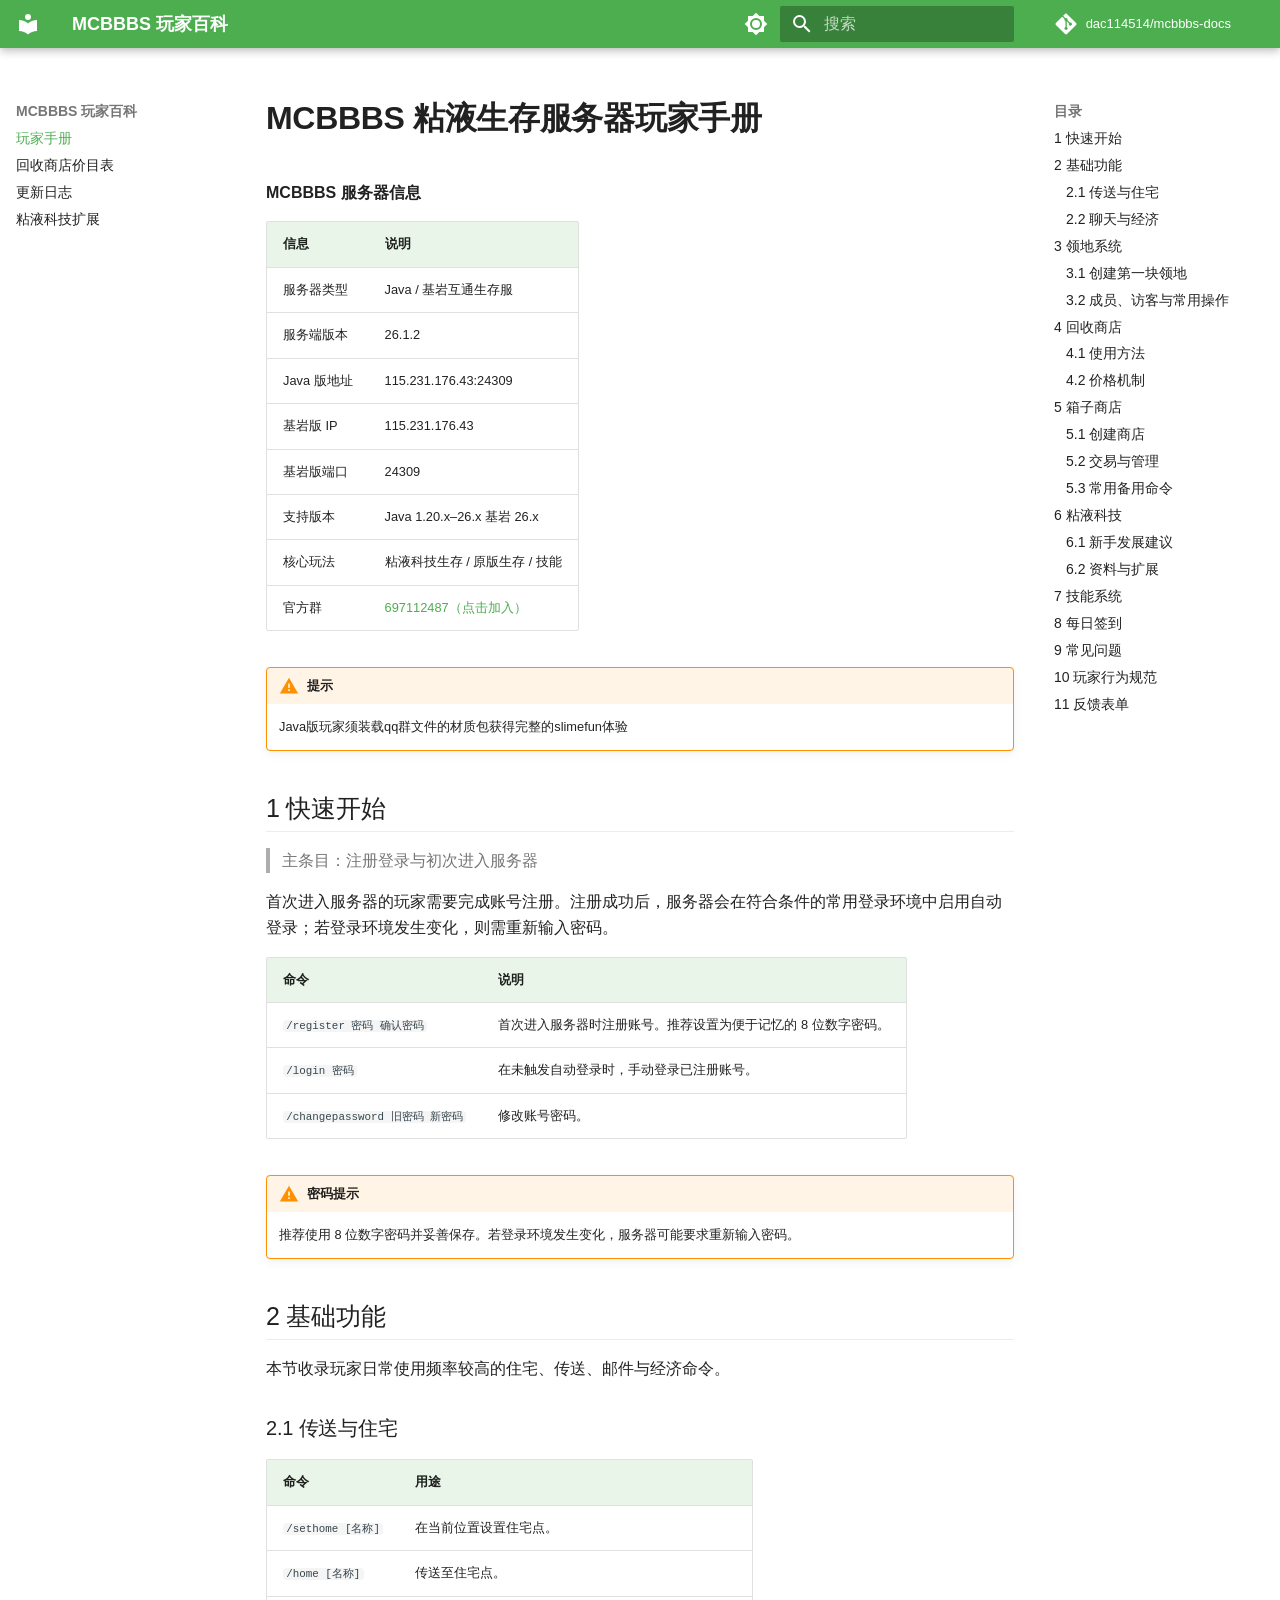
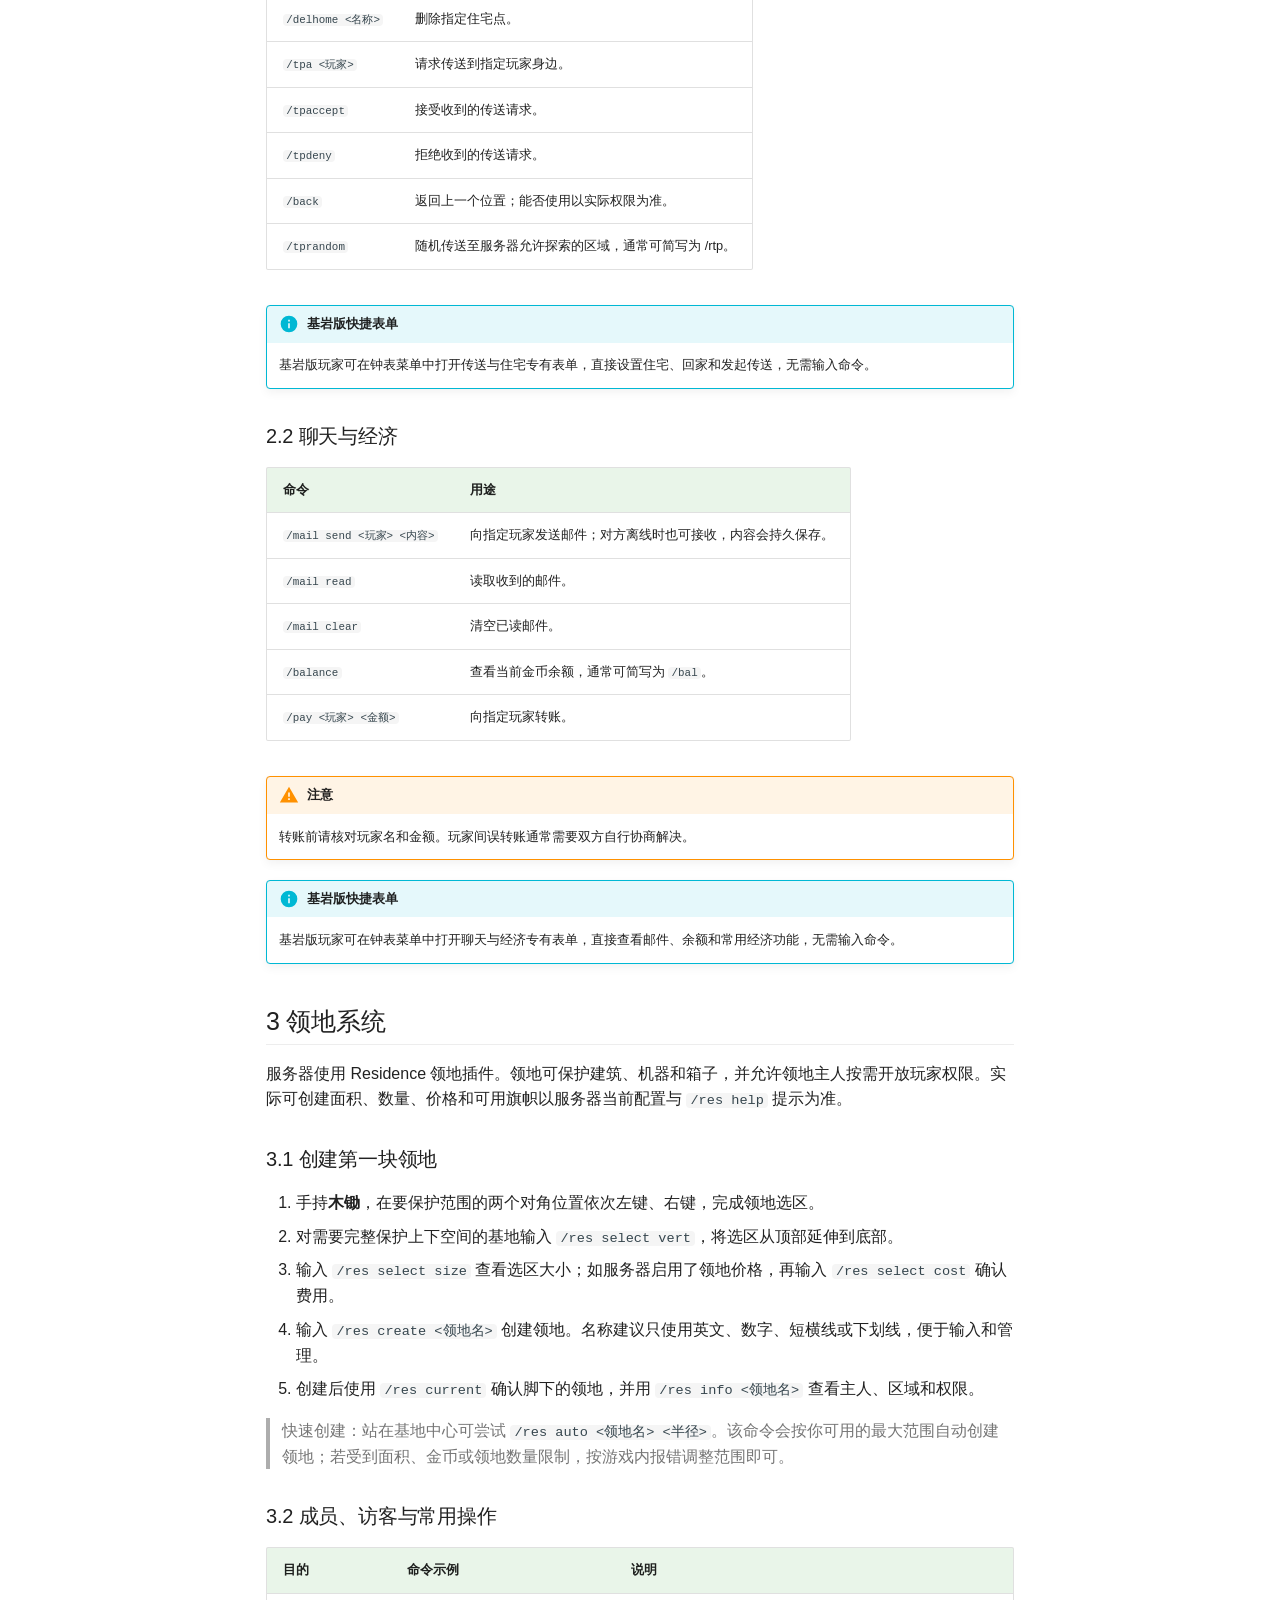
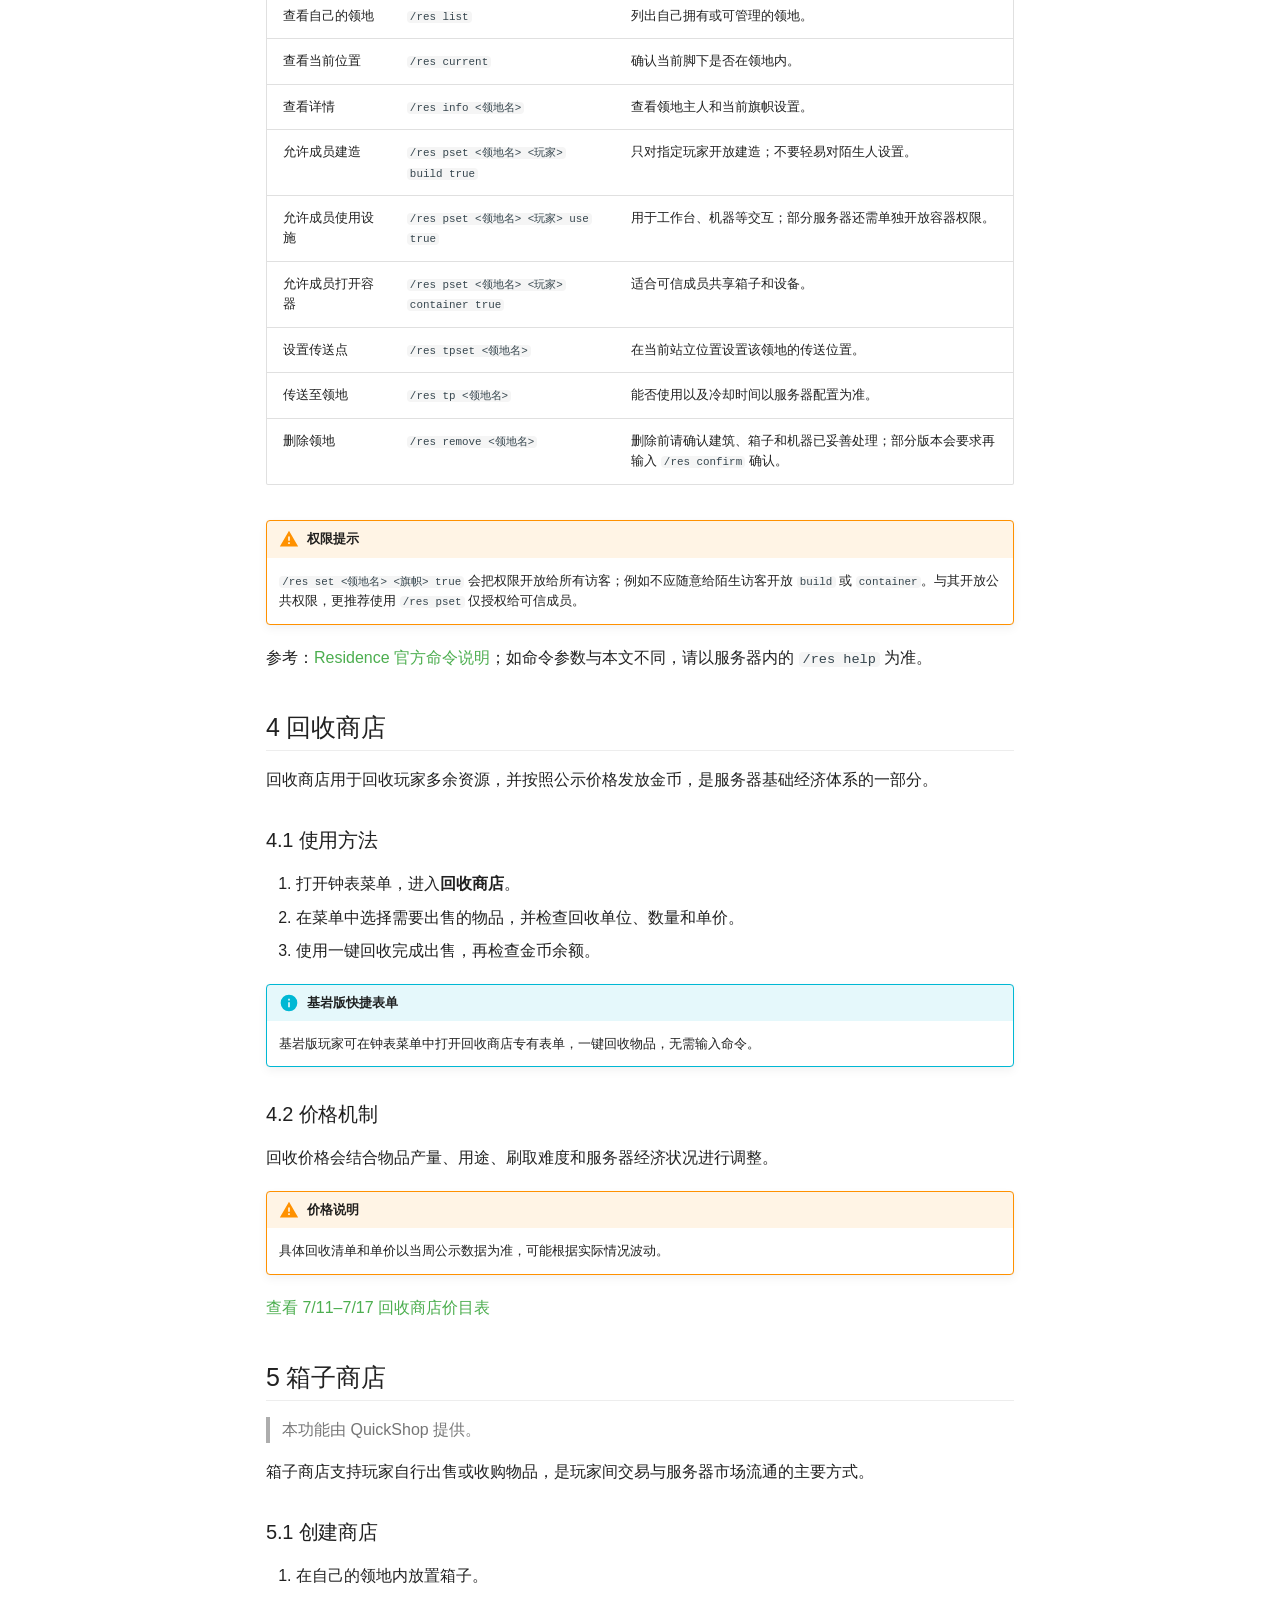
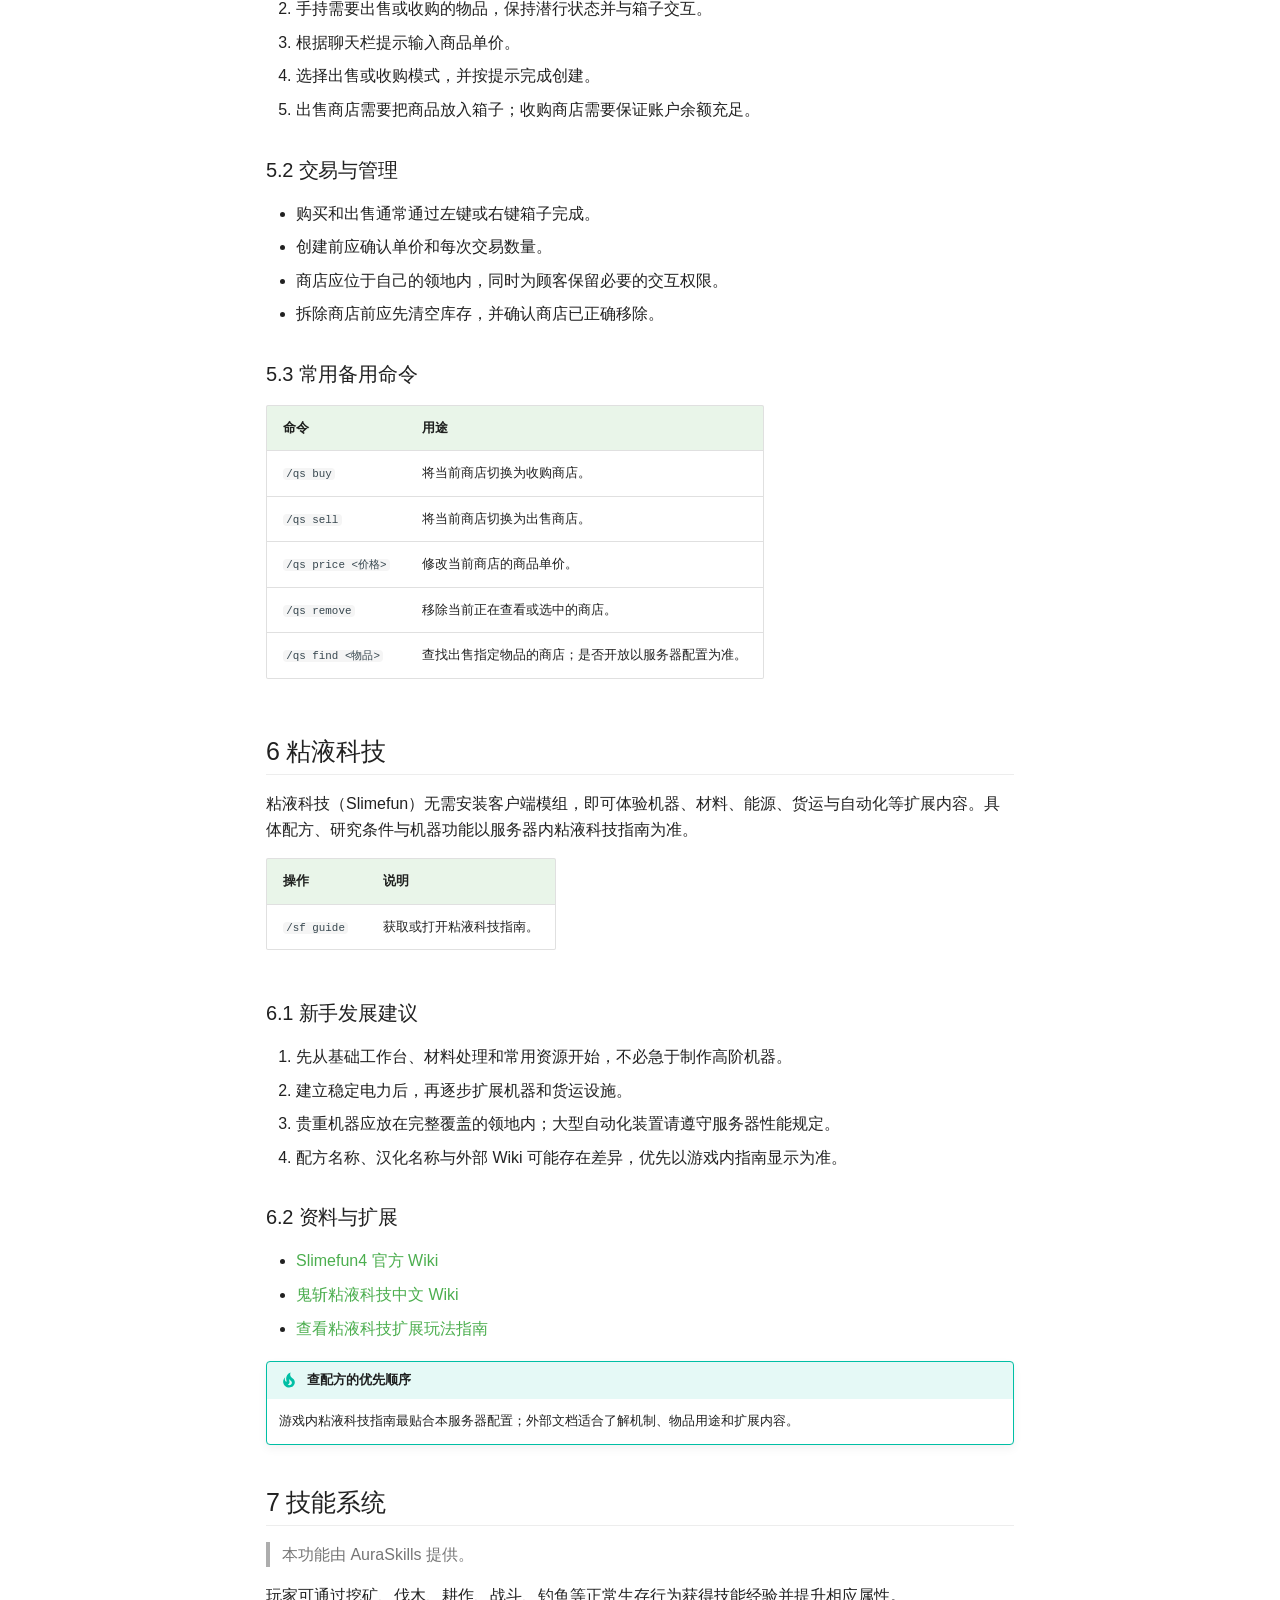
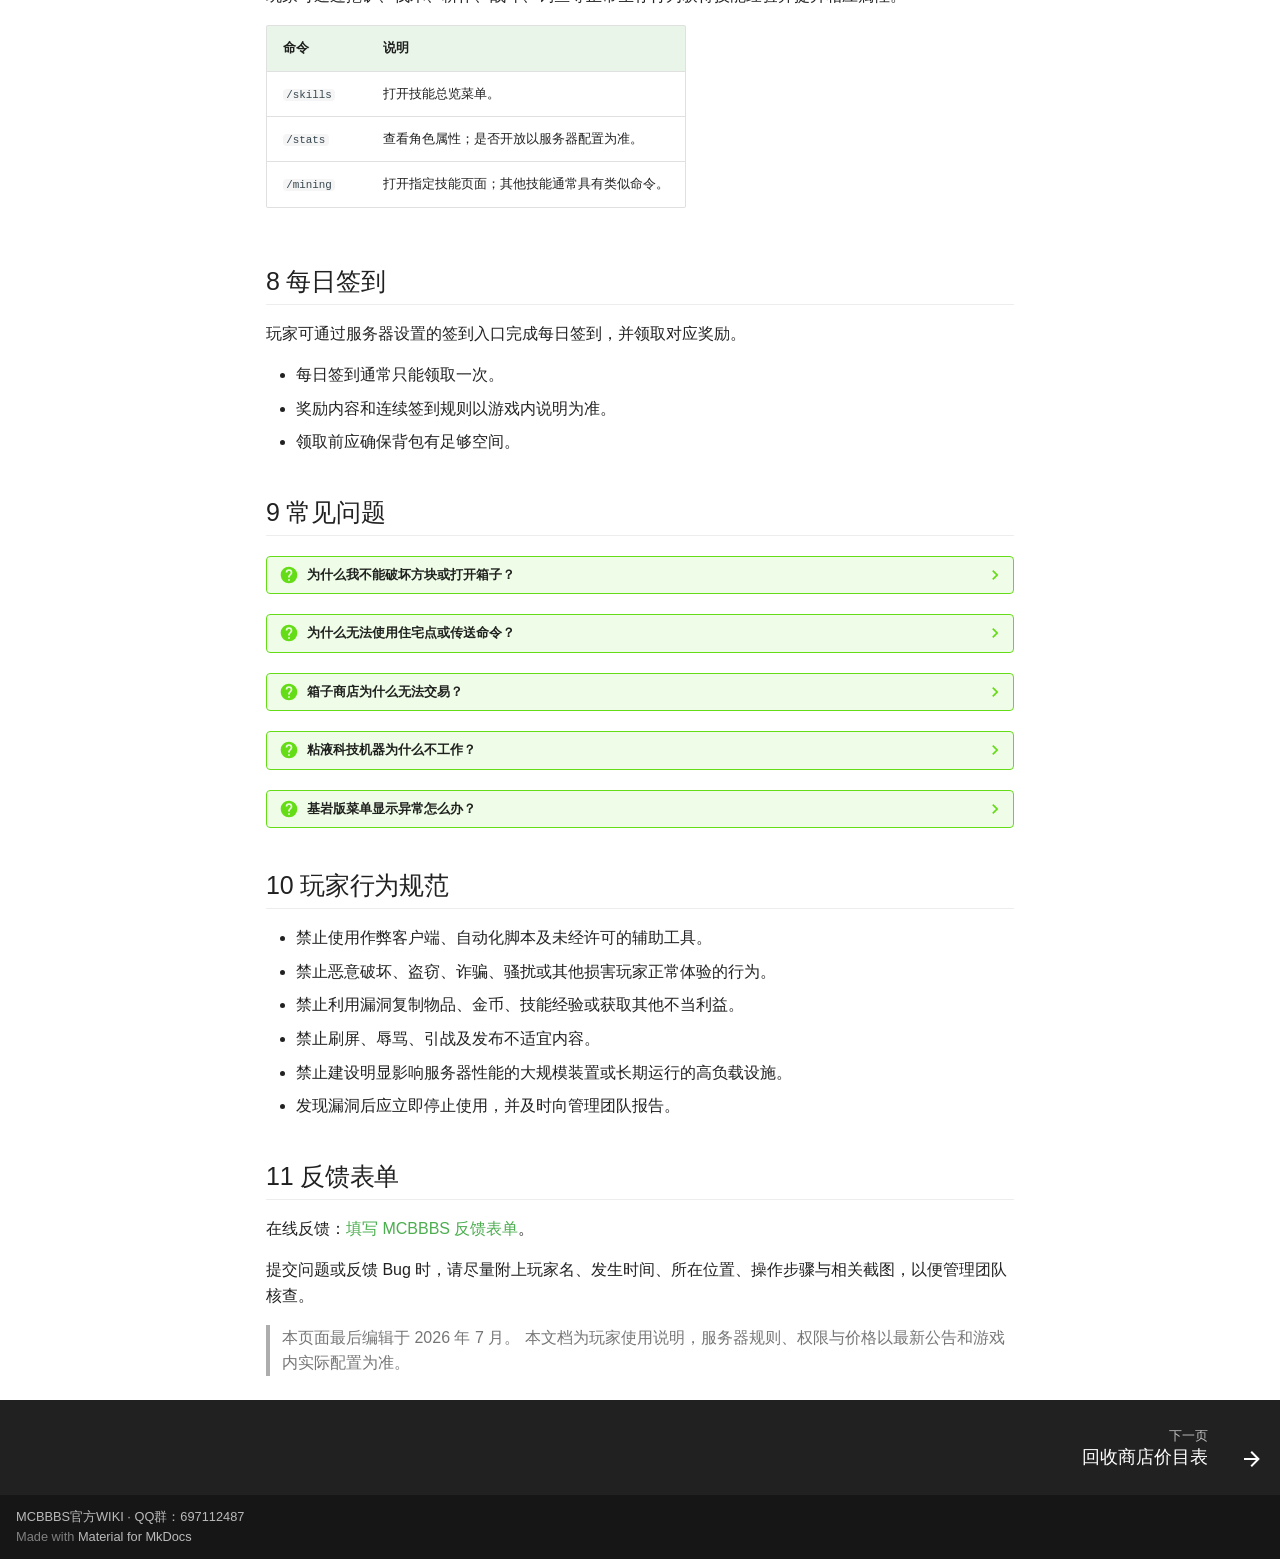
<file: index.html>
<!doctype html>
<html lang="zh" class="no-js">
  <head>
    
      <meta charset="utf-8">
      <meta name="viewport" content="width=device-width,initial-scale=1">
      
        <meta name="description" content="MCBBBS 粘液生存服务器玩家手册与粘液科技扩展玩法指南">
      
      
      
        <link rel="canonical" href="https://bbbs.yunci.net/">
      
      
      
        <link rel="next" href="recycle-prices/">
      
      
        
      
      
      <link rel="icon" href="assets/images/favicon.png">
      <meta name="generator" content="mkdocs-1.6.1, mkdocs-material-9.7.7">
    
    
      
        <title>MCBBBS 玩家百科</title>
      
    
    
      <link rel="stylesheet" href="assets/stylesheets/main.ec1eaa64.min.css">
      
        
        <link rel="stylesheet" href="assets/stylesheets/palette.ab4e12ef.min.css">
      
      


    
    
      
    
    
      
        
        
        <link rel="preconnect" href="https://fonts.gstatic.com" crossorigin>
        <link rel="stylesheet" href="https://fonts.googleapis.com/css?family=Roboto:300,300i,400,400i,700,700i%7CRoboto+Mono:400,400i,700,700i&display=fallback">
        <style>:root{--md-text-font:"Roboto";--md-code-font:"Roboto Mono"}</style>
      
    
    
      <link rel="stylesheet" href="stylesheets/extra.css">
    
    <script>__md_scope=new URL(".",location),__md_hash=e=>[...e].reduce(((e,_)=>(e<<5)-e+_.charCodeAt(0)),0),__md_get=(e,_=localStorage,t=__md_scope)=>JSON.parse(_.getItem(t.pathname+"."+e)),__md_set=(e,_,t=localStorage,a=__md_scope)=>{try{t.setItem(a.pathname+"."+e,JSON.stringify(_))}catch(e){}}</script>
    
      

    
    
  </head>
  
  
    
    
      
    
    
    
    
    <body dir="ltr" data-md-color-scheme="default" data-md-color-primary="green" data-md-color-accent="light-green">
  
    
    <input class="md-toggle" data-md-toggle="drawer" type="checkbox" id="__drawer" autocomplete="off">
    <input class="md-toggle" data-md-toggle="search" type="checkbox" id="__search" autocomplete="off">
    <label class="md-overlay" for="__drawer"></label>
    <div data-md-component="skip">
      
        
        <a href="#mcbbbs-粘液生存服务器玩家手册" class="md-skip">
          跳转至
        </a>
      
    </div>
    <div data-md-component="announce">
      
    </div>
    
    
      

  

<header class="md-header md-header--shadow" data-md-component="header">
  <nav class="md-header__inner md-grid" aria-label="页眉">
    <a href="." title="MCBBBS 玩家百科" class="md-header__button md-logo" aria-label="MCBBBS 玩家百科" data-md-component="logo">
      
  
  <svg xmlns="http://www.w3.org/2000/svg" viewBox="0 0 24 24"><path d="M12 8a3 3 0 0 0 3-3 3 3 0 0 0-3-3 3 3 0 0 0-3 3 3 3 0 0 0 3 3m0 3.54C9.64 9.35 6.5 8 3 8v11c3.5 0 6.64 1.35 9 3.54 2.36-2.19 5.5-3.54 9-3.54V8c-3.5 0-6.64 1.35-9 3.54"/></svg>

    </a>
    <label class="md-header__button md-icon" for="__drawer">
      
      <svg xmlns="http://www.w3.org/2000/svg" viewBox="0 0 24 24"><path d="M3 6h18v2H3zm0 5h18v2H3zm0 5h18v2H3z"/></svg>
    </label>
    <div class="md-header__title" data-md-component="header-title">
      <div class="md-header__ellipsis">
        <div class="md-header__topic">
          <span class="md-ellipsis">
            MCBBBS 玩家百科
          </span>
        </div>
        <div class="md-header__topic" data-md-component="header-topic">
          <span class="md-ellipsis">
            
              玩家手册
            
          </span>
        </div>
      </div>
    </div>
    
      
        <form class="md-header__option" data-md-component="palette">
  
    
    
    
    <input class="md-option" data-md-color-media="(prefers-color-scheme: light)" data-md-color-scheme="default" data-md-color-primary="green" data-md-color-accent="light-green"  aria-label="切换到深色模式"  type="radio" name="__palette" id="__palette_0">
    
      <label class="md-header__button md-icon" title="切换到深色模式" for="__palette_1" hidden>
        <svg xmlns="http://www.w3.org/2000/svg" viewBox="0 0 24 24"><path d="M12 8a4 4 0 0 0-4 4 4 4 0 0 0 4 4 4 4 0 0 0 4-4 4 4 0 0 0-4-4m0 10a6 6 0 0 1-6-6 6 6 0 0 1 6-6 6 6 0 0 1 6 6 6 6 0 0 1-6 6m8-9.31V4h-4.69L12 .69 8.69 4H4v4.69L.69 12 4 15.31V20h4.69L12 23.31 15.31 20H20v-4.69L23.31 12z"/></svg>
      </label>
    
  
    
    
    
    <input class="md-option" data-md-color-media="(prefers-color-scheme: dark)" data-md-color-scheme="slate" data-md-color-primary="green" data-md-color-accent="light-green"  aria-label="切换到浅色模式"  type="radio" name="__palette" id="__palette_1">
    
      <label class="md-header__button md-icon" title="切换到浅色模式" for="__palette_0" hidden>
        <svg xmlns="http://www.w3.org/2000/svg" viewBox="0 0 24 24"><path d="M12 18c-.89 0-1.74-.2-2.5-.55C11.56 16.5 13 14.42 13 12s-1.44-4.5-3.5-5.45C10.26 6.2 11.11 6 12 6a6 6 0 0 1 6 6 6 6 0 0 1-6 6m8-9.31V4h-4.69L12 .69 8.69 4H4v4.69L.69 12 4 15.31V20h4.69L12 23.31 15.31 20H20v-4.69L23.31 12z"/></svg>
      </label>
    
  
</form>
      
    
    
      <script>var palette=__md_get("__palette");if(palette&&palette.color){if("(prefers-color-scheme)"===palette.color.media){var media=matchMedia("(prefers-color-scheme: light)"),input=document.querySelector(media.matches?"[data-md-color-media='(prefers-color-scheme: light)']":"[data-md-color-media='(prefers-color-scheme: dark)']");palette.color.media=input.getAttribute("data-md-color-media"),palette.color.scheme=input.getAttribute("data-md-color-scheme"),palette.color.primary=input.getAttribute("data-md-color-primary"),palette.color.accent=input.getAttribute("data-md-color-accent")}for(var[key,value]of Object.entries(palette.color))document.body.setAttribute("data-md-color-"+key,value)}</script>
    
    
    
      
      
        <label class="md-header__button md-icon" for="__search">
          
          <svg xmlns="http://www.w3.org/2000/svg" viewBox="0 0 24 24"><path d="M9.5 3A6.5 6.5 0 0 1 16 9.5c0 1.61-.59 3.09-1.56 4.23l.27.27h.79l5 5-1.5 1.5-5-5v-.79l-.27-.27A6.52 6.52 0 0 1 9.5 16 6.5 6.5 0 0 1 3 9.5 6.5 6.5 0 0 1 9.5 3m0 2C7 5 5 7 5 9.5S7 14 9.5 14 14 12 14 9.5 12 5 9.5 5"/></svg>
        </label>
        <div class="md-search" data-md-component="search" role="dialog">
  <label class="md-search__overlay" for="__search"></label>
  <div class="md-search__inner" role="search">
    <form class="md-search__form" name="search">
      <input type="text" class="md-search__input" name="query" aria-label="搜索" placeholder="搜索" autocapitalize="off" autocorrect="off" autocomplete="off" spellcheck="false" data-md-component="search-query" required>
      <label class="md-search__icon md-icon" for="__search">
        
        <svg xmlns="http://www.w3.org/2000/svg" viewBox="0 0 24 24"><path d="M9.5 3A6.5 6.5 0 0 1 16 9.5c0 1.61-.59 3.09-1.56 4.23l.27.27h.79l5 5-1.5 1.5-5-5v-.79l-.27-.27A6.52 6.52 0 0 1 9.5 16 6.5 6.5 0 0 1 3 9.5 6.5 6.5 0 0 1 9.5 3m0 2C7 5 5 7 5 9.5S7 14 9.5 14 14 12 14 9.5 12 5 9.5 5"/></svg>
        
        <svg xmlns="http://www.w3.org/2000/svg" viewBox="0 0 24 24"><path d="M20 11v2H8l5.5 5.5-1.42 1.42L4.16 12l7.92-7.92L13.5 5.5 8 11z"/></svg>
      </label>
      <nav class="md-search__options" aria-label="查找">
        
        <button type="reset" class="md-search__icon md-icon" title="清空当前内容" aria-label="清空当前内容" tabindex="-1">
          
          <svg xmlns="http://www.w3.org/2000/svg" viewBox="0 0 24 24"><path d="M19 6.41 17.59 5 12 10.59 6.41 5 5 6.41 10.59 12 5 17.59 6.41 19 12 13.41 17.59 19 19 17.59 13.41 12z"/></svg>
        </button>
      </nav>
      
        <div class="md-search__suggest" data-md-component="search-suggest"></div>
      
    </form>
    <div class="md-search__output">
      <div class="md-search__scrollwrap" tabindex="0" data-md-scrollfix>
        <div class="md-search-result" data-md-component="search-result">
          <div class="md-search-result__meta">
            正在初始化搜索引擎
          </div>
          <ol class="md-search-result__list" role="presentation"></ol>
        </div>
      </div>
    </div>
  </div>
</div>
      
    
    
      <div class="md-header__source">
        <a href="https://github.com/dac114514/mcbbbs-docs" title="前往仓库" class="md-source" data-md-component="source">
  <div class="md-source__icon md-icon">
    
    <svg xmlns="http://www.w3.org/2000/svg" viewBox="0 0 448 512"><!--! Font Awesome Free 7.1.0 by @fontawesome - https://fontawesome.com License - https://fontawesome.com/license/free (Icons: CC BY 4.0, Fonts: SIL OFL 1.1, Code: MIT License) Copyright 2025 Fonticons, Inc.--><path d="M439.6 236.1 244 40.5c-5.4-5.5-12.8-8.5-20.4-8.5s-15 3-20.4 8.4L162.5 81l51.5 51.5c27.1-9.1 52.7 16.8 43.4 43.7l49.7 49.7c34.2-11.8 61.2 31 35.5 56.7-26.5 26.5-70.2-2.9-56-37.3L240.3 199v121.9c25.3 12.5 22.3 41.8 9.1 55-6.4 6.4-15.2 10.1-24.3 10.1s-17.8-3.6-24.3-10.1c-17.6-17.6-11.1-46.9 11.2-56v-123c-20.8-8.5-24.6-30.7-18.6-45L142.6 101 8.5 235.1C3 240.6 0 247.9 0 255.5s3 15 8.5 20.4l195.6 195.7c5.4 5.4 12.7 8.4 20.4 8.4s15-3 20.4-8.4l194.7-194.7c5.4-5.4 8.4-12.8 8.4-20.4s-3-15-8.4-20.4"/></svg>
  </div>
  <div class="md-source__repository">
    dac114514/mcbbbs-docs
  </div>
</a>
      </div>
    
  </nav>
  
</header>
    
    <div class="md-container" data-md-component="container">
      
      
        
          
        
      
      <main class="md-main" data-md-component="main">
        <div class="md-main__inner md-grid">
          
            
              
              <div class="md-sidebar md-sidebar--primary" data-md-component="sidebar" data-md-type="navigation" >
                <div class="md-sidebar__scrollwrap">
                  <div class="md-sidebar__inner">
                    



<nav class="md-nav md-nav--primary" aria-label="导航栏" data-md-level="0">
  <label class="md-nav__title" for="__drawer">
    <a href="." title="MCBBBS 玩家百科" class="md-nav__button md-logo" aria-label="MCBBBS 玩家百科" data-md-component="logo">
      
  
  <svg xmlns="http://www.w3.org/2000/svg" viewBox="0 0 24 24"><path d="M12 8a3 3 0 0 0 3-3 3 3 0 0 0-3-3 3 3 0 0 0-3 3 3 3 0 0 0 3 3m0 3.54C9.64 9.35 6.5 8 3 8v11c3.5 0 6.64 1.35 9 3.54 2.36-2.19 5.5-3.54 9-3.54V8c-3.5 0-6.64 1.35-9 3.54"/></svg>

    </a>
    MCBBBS 玩家百科
  </label>
  
    <div class="md-nav__source">
      <a href="https://github.com/dac114514/mcbbbs-docs" title="前往仓库" class="md-source" data-md-component="source">
  <div class="md-source__icon md-icon">
    
    <svg xmlns="http://www.w3.org/2000/svg" viewBox="0 0 448 512"><!--! Font Awesome Free 7.1.0 by @fontawesome - https://fontawesome.com License - https://fontawesome.com/license/free (Icons: CC BY 4.0, Fonts: SIL OFL 1.1, Code: MIT License) Copyright 2025 Fonticons, Inc.--><path d="M439.6 236.1 244 40.5c-5.4-5.5-12.8-8.5-20.4-8.5s-15 3-20.4 8.4L162.5 81l51.5 51.5c27.1-9.1 52.7 16.8 43.4 43.7l49.7 49.7c34.2-11.8 61.2 31 35.5 56.7-26.5 26.5-70.2-2.9-56-37.3L240.3 199v121.9c25.3 12.5 22.3 41.8 9.1 55-6.4 6.4-15.2 10.1-24.3 10.1s-17.8-3.6-24.3-10.1c-17.6-17.6-11.1-46.9 11.2-56v-123c-20.8-8.5-24.6-30.7-18.6-45L142.6 101 8.5 235.1C3 240.6 0 247.9 0 255.5s3 15 8.5 20.4l195.6 195.7c5.4 5.4 12.7 8.4 20.4 8.4s15-3 20.4-8.4l194.7-194.7c5.4-5.4 8.4-12.8 8.4-20.4s-3-15-8.4-20.4"/></svg>
  </div>
  <div class="md-source__repository">
    dac114514/mcbbbs-docs
  </div>
</a>
    </div>
  
  <ul class="md-nav__list" data-md-scrollfix>
    
      
      
  
  
    
  
  
  
    <li class="md-nav__item md-nav__item--active">
      
      <input class="md-nav__toggle md-toggle" type="checkbox" id="__toc">
      
      
        
      
      
        <label class="md-nav__link md-nav__link--active" for="__toc">
          
  
  
  <span class="md-ellipsis">
    
  
    玩家手册
  

    
  </span>
  
  

          <span class="md-nav__icon md-icon"></span>
        </label>
      
      <a href="." class="md-nav__link md-nav__link--active">
        
  
  
  <span class="md-ellipsis">
    
  
    玩家手册
  

    
  </span>
  
  

      </a>
      
        

<nav class="md-nav md-nav--secondary" aria-label="目录">
  
  
  
    
  
  
    <label class="md-nav__title" for="__toc">
      <span class="md-nav__icon md-icon"></span>
      目录
    </label>
    <ul class="md-nav__list" data-md-component="toc" data-md-scrollfix>
      
        <li class="md-nav__item">
  <a href="#start" class="md-nav__link">
    <span class="md-ellipsis">
      
        1 快速开始
      
    </span>
  </a>
  
</li>
      
        <li class="md-nav__item">
  <a href="#basic" class="md-nav__link">
    <span class="md-ellipsis">
      
        2 基础功能
      
    </span>
  </a>
  
    <nav class="md-nav" aria-label="2 基础功能">
      <ul class="md-nav__list">
        
          <li class="md-nav__item">
  <a href="#21-传送与住宅" class="md-nav__link">
    <span class="md-ellipsis">
      
        2.1 传送与住宅
      
    </span>
  </a>
  
</li>
        
          <li class="md-nav__item">
  <a href="#22-聊天与经济" class="md-nav__link">
    <span class="md-ellipsis">
      
        2.2 聊天与经济
      
    </span>
  </a>
  
</li>
        
      </ul>
    </nav>
  
</li>
      
        <li class="md-nav__item">
  <a href="#res" class="md-nav__link">
    <span class="md-ellipsis">
      
        3 领地系统
      
    </span>
  </a>
  
    <nav class="md-nav" aria-label="3 领地系统">
      <ul class="md-nav__list">
        
          <li class="md-nav__item">
  <a href="#31-创建第一块领地" class="md-nav__link">
    <span class="md-ellipsis">
      
        3.1 创建第一块领地
      
    </span>
  </a>
  
</li>
        
          <li class="md-nav__item">
  <a href="#32-成员访客与常用操作" class="md-nav__link">
    <span class="md-ellipsis">
      
        3.2 成员、访客与常用操作
      
    </span>
  </a>
  
</li>
        
      </ul>
    </nav>
  
</li>
      
        <li class="md-nav__item">
  <a href="#recycle" class="md-nav__link">
    <span class="md-ellipsis">
      
        4 回收商店
      
    </span>
  </a>
  
    <nav class="md-nav" aria-label="4 回收商店">
      <ul class="md-nav__list">
        
          <li class="md-nav__item">
  <a href="#41-使用方法" class="md-nav__link">
    <span class="md-ellipsis">
      
        4.1 使用方法
      
    </span>
  </a>
  
</li>
        
          <li class="md-nav__item">
  <a href="#42-价格机制" class="md-nav__link">
    <span class="md-ellipsis">
      
        4.2 价格机制
      
    </span>
  </a>
  
</li>
        
      </ul>
    </nav>
  
</li>
      
        <li class="md-nav__item">
  <a href="#quickshop" class="md-nav__link">
    <span class="md-ellipsis">
      
        5 箱子商店
      
    </span>
  </a>
  
    <nav class="md-nav" aria-label="5 箱子商店">
      <ul class="md-nav__list">
        
          <li class="md-nav__item">
  <a href="#51-创建商店" class="md-nav__link">
    <span class="md-ellipsis">
      
        5.1 创建商店
      
    </span>
  </a>
  
</li>
        
          <li class="md-nav__item">
  <a href="#52-交易与管理" class="md-nav__link">
    <span class="md-ellipsis">
      
        5.2 交易与管理
      
    </span>
  </a>
  
</li>
        
          <li class="md-nav__item">
  <a href="#53-常用备用命令" class="md-nav__link">
    <span class="md-ellipsis">
      
        5.3 常用备用命令
      
    </span>
  </a>
  
</li>
        
      </ul>
    </nav>
  
</li>
      
        <li class="md-nav__item">
  <a href="#slimefun" class="md-nav__link">
    <span class="md-ellipsis">
      
        6 粘液科技
      
    </span>
  </a>
  
    <nav class="md-nav" aria-label="6 粘液科技">
      <ul class="md-nav__list">
        
          <li class="md-nav__item">
  <a href="#61-新手发展建议" class="md-nav__link">
    <span class="md-ellipsis">
      
        6.1 新手发展建议
      
    </span>
  </a>
  
</li>
        
          <li class="md-nav__item">
  <a href="#62-资料与扩展" class="md-nav__link">
    <span class="md-ellipsis">
      
        6.2 资料与扩展
      
    </span>
  </a>
  
</li>
        
      </ul>
    </nav>
  
</li>
      
        <li class="md-nav__item">
  <a href="#skills" class="md-nav__link">
    <span class="md-ellipsis">
      
        7 技能系统
      
    </span>
  </a>
  
</li>
      
        <li class="md-nav__item">
  <a href="#signin" class="md-nav__link">
    <span class="md-ellipsis">
      
        8 每日签到
      
    </span>
  </a>
  
</li>
      
        <li class="md-nav__item">
  <a href="#faq" class="md-nav__link">
    <span class="md-ellipsis">
      
        9 常见问题
      
    </span>
  </a>
  
</li>
      
        <li class="md-nav__item">
  <a href="#rules" class="md-nav__link">
    <span class="md-ellipsis">
      
        10 玩家行为规范
      
    </span>
  </a>
  
</li>
      
        <li class="md-nav__item">
  <a href="#contact" class="md-nav__link">
    <span class="md-ellipsis">
      
        11 反馈表单
      
    </span>
  </a>
  
</li>
      
    </ul>
  
</nav>
      
    </li>
  

    
      
      
  
  
  
  
    <li class="md-nav__item">
      <a href="recycle-prices/" class="md-nav__link">
        
  
  
  <span class="md-ellipsis">
    
  
    回收商店价目表
  

    
  </span>
  
  

      </a>
    </li>
  

    
      
      
  
  
  
  
    <li class="md-nav__item">
      <a href="updates/" class="md-nav__link">
        
  
  
  <span class="md-ellipsis">
    
  
    更新日志
  

    
  </span>
  
  

      </a>
    </li>
  

    
      
      
  
  
  
  
    <li class="md-nav__item">
      <a href="slimefun-addons/" class="md-nav__link">
        
  
  
  <span class="md-ellipsis">
    
  
    粘液科技扩展
  

    
  </span>
  
  

      </a>
    </li>
  

    
  </ul>
</nav>
                  </div>
                </div>
              </div>
            
            
              
              <div class="md-sidebar md-sidebar--secondary" data-md-component="sidebar" data-md-type="toc" >
                <div class="md-sidebar__scrollwrap">
                  <div class="md-sidebar__inner">
                    

<nav class="md-nav md-nav--secondary" aria-label="目录">
  
  
  
    
  
  
    <label class="md-nav__title" for="__toc">
      <span class="md-nav__icon md-icon"></span>
      目录
    </label>
    <ul class="md-nav__list" data-md-component="toc" data-md-scrollfix>
      
        <li class="md-nav__item">
  <a href="#start" class="md-nav__link">
    <span class="md-ellipsis">
      
        1 快速开始
      
    </span>
  </a>
  
</li>
      
        <li class="md-nav__item">
  <a href="#basic" class="md-nav__link">
    <span class="md-ellipsis">
      
        2 基础功能
      
    </span>
  </a>
  
    <nav class="md-nav" aria-label="2 基础功能">
      <ul class="md-nav__list">
        
          <li class="md-nav__item">
  <a href="#21-传送与住宅" class="md-nav__link">
    <span class="md-ellipsis">
      
        2.1 传送与住宅
      
    </span>
  </a>
  
</li>
        
          <li class="md-nav__item">
  <a href="#22-聊天与经济" class="md-nav__link">
    <span class="md-ellipsis">
      
        2.2 聊天与经济
      
    </span>
  </a>
  
</li>
        
      </ul>
    </nav>
  
</li>
      
        <li class="md-nav__item">
  <a href="#res" class="md-nav__link">
    <span class="md-ellipsis">
      
        3 领地系统
      
    </span>
  </a>
  
    <nav class="md-nav" aria-label="3 领地系统">
      <ul class="md-nav__list">
        
          <li class="md-nav__item">
  <a href="#31-创建第一块领地" class="md-nav__link">
    <span class="md-ellipsis">
      
        3.1 创建第一块领地
      
    </span>
  </a>
  
</li>
        
          <li class="md-nav__item">
  <a href="#32-成员访客与常用操作" class="md-nav__link">
    <span class="md-ellipsis">
      
        3.2 成员、访客与常用操作
      
    </span>
  </a>
  
</li>
        
      </ul>
    </nav>
  
</li>
      
        <li class="md-nav__item">
  <a href="#recycle" class="md-nav__link">
    <span class="md-ellipsis">
      
        4 回收商店
      
    </span>
  </a>
  
    <nav class="md-nav" aria-label="4 回收商店">
      <ul class="md-nav__list">
        
          <li class="md-nav__item">
  <a href="#41-使用方法" class="md-nav__link">
    <span class="md-ellipsis">
      
        4.1 使用方法
      
    </span>
  </a>
  
</li>
        
          <li class="md-nav__item">
  <a href="#42-价格机制" class="md-nav__link">
    <span class="md-ellipsis">
      
        4.2 价格机制
      
    </span>
  </a>
  
</li>
        
      </ul>
    </nav>
  
</li>
      
        <li class="md-nav__item">
  <a href="#quickshop" class="md-nav__link">
    <span class="md-ellipsis">
      
        5 箱子商店
      
    </span>
  </a>
  
    <nav class="md-nav" aria-label="5 箱子商店">
      <ul class="md-nav__list">
        
          <li class="md-nav__item">
  <a href="#51-创建商店" class="md-nav__link">
    <span class="md-ellipsis">
      
        5.1 创建商店
      
    </span>
  </a>
  
</li>
        
          <li class="md-nav__item">
  <a href="#52-交易与管理" class="md-nav__link">
    <span class="md-ellipsis">
      
        5.2 交易与管理
      
    </span>
  </a>
  
</li>
        
          <li class="md-nav__item">
  <a href="#53-常用备用命令" class="md-nav__link">
    <span class="md-ellipsis">
      
        5.3 常用备用命令
      
    </span>
  </a>
  
</li>
        
      </ul>
    </nav>
  
</li>
      
        <li class="md-nav__item">
  <a href="#slimefun" class="md-nav__link">
    <span class="md-ellipsis">
      
        6 粘液科技
      
    </span>
  </a>
  
    <nav class="md-nav" aria-label="6 粘液科技">
      <ul class="md-nav__list">
        
          <li class="md-nav__item">
  <a href="#61-新手发展建议" class="md-nav__link">
    <span class="md-ellipsis">
      
        6.1 新手发展建议
      
    </span>
  </a>
  
</li>
        
          <li class="md-nav__item">
  <a href="#62-资料与扩展" class="md-nav__link">
    <span class="md-ellipsis">
      
        6.2 资料与扩展
      
    </span>
  </a>
  
</li>
        
      </ul>
    </nav>
  
</li>
      
        <li class="md-nav__item">
  <a href="#skills" class="md-nav__link">
    <span class="md-ellipsis">
      
        7 技能系统
      
    </span>
  </a>
  
</li>
      
        <li class="md-nav__item">
  <a href="#signin" class="md-nav__link">
    <span class="md-ellipsis">
      
        8 每日签到
      
    </span>
  </a>
  
</li>
      
        <li class="md-nav__item">
  <a href="#faq" class="md-nav__link">
    <span class="md-ellipsis">
      
        9 常见问题
      
    </span>
  </a>
  
</li>
      
        <li class="md-nav__item">
  <a href="#rules" class="md-nav__link">
    <span class="md-ellipsis">
      
        10 玩家行为规范
      
    </span>
  </a>
  
</li>
      
        <li class="md-nav__item">
  <a href="#contact" class="md-nav__link">
    <span class="md-ellipsis">
      
        11 反馈表单
      
    </span>
  </a>
  
</li>
      
    </ul>
  
</nav>
                  </div>
                </div>
              </div>
            
          
          
            <div class="md-content" data-md-component="content">
              
              <article class="md-content__inner md-typeset">
                
                  


  
  


<h1 id="mcbbbs-粘液生存服务器玩家手册">MCBBBS 粘液生存服务器玩家手册<a class="headerlink" href="#mcbbbs-粘液生存服务器玩家手册" title="Permanent link">&para;</a></h1>
<p><strong>MCBBBS 服务器信息</strong></p>
<table>
<thead>
<tr>
<th>信息</th>
<th>说明</th>
</tr>
</thead>
<tbody>
<tr>
<td>服务器类型</td>
<td>Java / 基岩互通生存服</td>
</tr>
<tr>
<td>服务端版本</td>
<td>26.1.2</td>
</tr>
<tr>
<td>Java 版地址</td>
<td>115.231.176.43:24309</td>
</tr>
<tr>
<td>基岩版 IP</td>
<td>115.231.176.43</td>
</tr>
<tr>
<td>基岩版端口</td>
<td>24309</td>
</tr>
<tr>
<td>支持版本</td>
<td>Java 1.20.x–26.x 基岩 26.x</td>
</tr>
<tr>
<td>核心玩法</td>
<td>粘液科技生存 / 原版生存 / 技能</td>
</tr>
<tr>
<td>官方群</td>
<td><a href="mqqapi://card/show_pslcard?src_type=internal&amp;version=1&amp;uin=697112487&amp;card_type=group&amp;source=qrcode">697112487（点击加入）</a></td>
</tr>
</tbody>
</table>
<div class="admonition warning">
<p class="admonition-title">提示</p>
<p>Java版玩家须装载qq群文件的材质包获得完整的slimefun体验</p>
</div>
<h2 id="start">1 快速开始<a class="headerlink" href="#start" title="Permanent link">&para;</a></h2>
<blockquote>
<p>主条目：注册登录与初次进入服务器</p>
</blockquote>
<p>首次进入服务器的玩家需要完成账号注册。注册成功后，服务器会在符合条件的常用登录环境中启用自动登录；若登录环境发生变化，则需重新输入密码。</p>
<table>
<thead>
<tr>
<th>命令</th>
<th>说明</th>
</tr>
</thead>
<tbody>
<tr>
<td><code>/register 密码 确认密码</code></td>
<td>首次进入服务器时注册账号。推荐设置为便于记忆的 8 位数字密码。</td>
</tr>
<tr>
<td><code>/login 密码</code></td>
<td>在未触发自动登录时，手动登录已注册账号。</td>
</tr>
<tr>
<td><code>/changepassword 旧密码 新密码</code></td>
<td>修改账号密码。</td>
</tr>
</tbody>
</table>
<div class="admonition warning">
<p class="admonition-title">密码提示</p>
<p>推荐使用 8 位数字密码并妥善保存。若登录环境发生变化，服务器可能要求重新输入密码。</p>
</div>
<h2 id="basic">2 基础功能<a class="headerlink" href="#basic" title="Permanent link">&para;</a></h2>
<p>本节收录玩家日常使用频率较高的住宅、传送、邮件与经济命令。</p>
<h3 id="21-传送与住宅">2.1 传送与住宅<a class="headerlink" href="#21-传送与住宅" title="Permanent link">&para;</a></h3>
<table>
<thead>
<tr>
<th>命令</th>
<th>用途</th>
</tr>
</thead>
<tbody>
<tr>
<td><code>/sethome [名称]</code></td>
<td>在当前位置设置住宅点。</td>
</tr>
<tr>
<td><code>/home [名称]</code></td>
<td>传送至住宅点。</td>
</tr>
<tr>
<td><code>/delhome &lt;名称&gt;</code></td>
<td>删除指定住宅点。</td>
</tr>
<tr>
<td><code>/tpa &lt;玩家&gt;</code></td>
<td>请求传送到指定玩家身边。</td>
</tr>
<tr>
<td><code>/tpaccept</code></td>
<td>接受收到的传送请求。</td>
</tr>
<tr>
<td><code>/tpdeny</code></td>
<td>拒绝收到的传送请求。</td>
</tr>
<tr>
<td><code>/back</code></td>
<td>返回上一个位置；能否使用以实际权限为准。</td>
</tr>
<tr>
<td><code>/tprandom</code></td>
<td>随机传送至服务器允许探索的区域，通常可简写为 /rtp。</td>
</tr>
</tbody>
</table>
<div class="admonition info">
<p class="admonition-title">基岩版快捷表单</p>
<p>基岩版玩家可在钟表菜单中打开传送与住宅专有表单，直接设置住宅、回家和发起传送，无需输入命令。</p>
</div>
<h3 id="22-聊天与经济">2.2 聊天与经济<a class="headerlink" href="#22-聊天与经济" title="Permanent link">&para;</a></h3>
<table>
<thead>
<tr>
<th>命令</th>
<th>用途</th>
</tr>
</thead>
<tbody>
<tr>
<td><code>/mail send &lt;玩家&gt; &lt;内容&gt;</code></td>
<td>向指定玩家发送邮件；对方离线时也可接收，内容会持久保存。</td>
</tr>
<tr>
<td><code>/mail read</code></td>
<td>读取收到的邮件。</td>
</tr>
<tr>
<td><code>/mail clear</code></td>
<td>清空已读邮件。</td>
</tr>
<tr>
<td><code>/balance</code></td>
<td>查看当前金币余额，通常可简写为 <code>/bal</code>。</td>
</tr>
<tr>
<td><code>/pay &lt;玩家&gt; &lt;金额&gt;</code></td>
<td>向指定玩家转账。</td>
</tr>
</tbody>
</table>
<div class="admonition warning">
<p class="admonition-title">注意</p>
<p>转账前请核对玩家名和金额。玩家间误转账通常需要双方自行协商解决。</p>
</div>
<div class="admonition info">
<p class="admonition-title">基岩版快捷表单</p>
<p>基岩版玩家可在钟表菜单中打开聊天与经济专有表单，直接查看邮件、余额和常用经济功能，无需输入命令。</p>
</div>
<h2 id="res">3 领地系统<a class="headerlink" href="#res" title="Permanent link">&para;</a></h2>
<p>服务器使用 Residence 领地插件。领地可保护建筑、机器和箱子，并允许领地主人按需开放玩家权限。实际可创建面积、数量、价格和可用旗帜以服务器当前配置与 <code>/res help</code> 提示为准。</p>
<h3 id="31-创建第一块领地">3.1 创建第一块领地<a class="headerlink" href="#31-创建第一块领地" title="Permanent link">&para;</a></h3>
<ol>
<li>手持<strong>木锄</strong>，在要保护范围的两个对角位置依次左键、右键，完成领地选区。</li>
<li>对需要完整保护上下空间的基地输入 <code>/res select vert</code>，将选区从顶部延伸到底部。</li>
<li>输入 <code>/res select size</code> 查看选区大小；如服务器启用了领地价格，再输入 <code>/res select cost</code> 确认费用。</li>
<li>输入 <code>/res create &lt;领地名&gt;</code> 创建领地。名称建议只使用英文、数字、短横线或下划线，便于输入和管理。</li>
<li>创建后使用 <code>/res current</code> 确认脚下的领地，并用 <code>/res info &lt;领地名&gt;</code> 查看主人、区域和权限。</li>
</ol>
<blockquote>
<p>快速创建：站在基地中心可尝试 <code>/res auto &lt;领地名&gt; &lt;半径&gt;</code>。该命令会按你可用的最大范围自动创建领地；若受到面积、金币或领地数量限制，按游戏内报错调整范围即可。</p>
</blockquote>
<h3 id="32-成员访客与常用操作">3.2 成员、访客与常用操作<a class="headerlink" href="#32-成员访客与常用操作" title="Permanent link">&para;</a></h3>
<table>
<thead>
<tr>
<th>目的</th>
<th>命令示例</th>
<th>说明</th>
</tr>
</thead>
<tbody>
<tr>
<td>查看自己的领地</td>
<td><code>/res list</code></td>
<td>列出自己拥有或可管理的领地。</td>
</tr>
<tr>
<td>查看当前位置</td>
<td><code>/res current</code></td>
<td>确认当前脚下是否在领地内。</td>
</tr>
<tr>
<td>查看详情</td>
<td><code>/res info &lt;领地名&gt;</code></td>
<td>查看领地主人和当前旗帜设置。</td>
</tr>
<tr>
<td>允许成员建造</td>
<td><code>/res pset &lt;领地名&gt; &lt;玩家&gt; build true</code></td>
<td>只对指定玩家开放建造；不要轻易对陌生人设置。</td>
</tr>
<tr>
<td>允许成员使用设施</td>
<td><code>/res pset &lt;领地名&gt; &lt;玩家&gt; use true</code></td>
<td>用于工作台、机器等交互；部分服务器还需单独开放容器权限。</td>
</tr>
<tr>
<td>允许成员打开容器</td>
<td><code>/res pset &lt;领地名&gt; &lt;玩家&gt; container true</code></td>
<td>适合可信成员共享箱子和设备。</td>
</tr>
<tr>
<td>设置传送点</td>
<td><code>/res tpset &lt;领地名&gt;</code></td>
<td>在当前站立位置设置该领地的传送位置。</td>
</tr>
<tr>
<td>传送至领地</td>
<td><code>/res tp &lt;领地名&gt;</code></td>
<td>能否使用以及冷却时间以服务器配置为准。</td>
</tr>
<tr>
<td>删除领地</td>
<td><code>/res remove &lt;领地名&gt;</code></td>
<td>删除前请确认建筑、箱子和机器已妥善处理；部分版本会要求再输入 <code>/res confirm</code> 确认。</td>
</tr>
</tbody>
</table>
<div class="admonition warning">
<p class="admonition-title">权限提示</p>
<p><code>/res set &lt;领地名&gt; &lt;旗帜&gt; true</code> 会把权限开放给所有访客；例如不应随意给陌生访客开放 <code>build</code> 或 <code>container</code>。与其开放公共权限，更推荐使用 <code>/res pset</code> 仅授权给可信成员。</p>
</div>
<p>参考：<a href="https://www.zrips.net/residence/commands/">Residence 官方命令说明</a>；如命令参数与本文不同，请以服务器内的 <code>/res help</code> 为准。</p>
<h2 id="recycle">4 回收商店<a class="headerlink" href="#recycle" title="Permanent link">&para;</a></h2>
<p>回收商店用于回收玩家多余资源，并按照公示价格发放金币，是服务器基础经济体系的一部分。</p>
<h3 id="41-使用方法">4.1 使用方法<a class="headerlink" href="#41-使用方法" title="Permanent link">&para;</a></h3>
<ol>
<li>打开钟表菜单，进入<strong>回收商店</strong>。</li>
<li>在菜单中选择需要出售的物品，并检查回收单位、数量和单价。</li>
<li>使用一键回收完成出售，再检查金币余额。</li>
</ol>
<div class="admonition info">
<p class="admonition-title">基岩版快捷表单</p>
<p>基岩版玩家可在钟表菜单中打开回收商店专有表单，一键回收物品，无需输入命令。</p>
</div>
<h3 id="42-价格机制">4.2 价格机制<a class="headerlink" href="#42-价格机制" title="Permanent link">&para;</a></h3>
<p>回收价格会结合物品产量、用途、刷取难度和服务器经济状况进行调整。</p>
<div class="admonition warning">
<p class="admonition-title">价格说明</p>
<p>具体回收清单和单价以当周公示数据为准，可能根据实际情况波动。</p>
</div>
<p><a href="recycle-prices/">查看 7/11–7/17 回收商店价目表</a></p>
<h2 id="quickshop">5 箱子商店<a class="headerlink" href="#quickshop" title="Permanent link">&para;</a></h2>
<blockquote>
<p>本功能由 QuickShop 提供。</p>
</blockquote>
<p>箱子商店支持玩家自行出售或收购物品，是玩家间交易与服务器市场流通的主要方式。</p>
<h3 id="51-创建商店">5.1 创建商店<a class="headerlink" href="#51-创建商店" title="Permanent link">&para;</a></h3>
<ol>
<li>在自己的领地内放置箱子。</li>
<li>手持需要出售或收购的物品，保持潜行状态并与箱子交互。</li>
<li>根据聊天栏提示输入商品单价。</li>
<li>选择出售或收购模式，并按提示完成创建。</li>
<li>出售商店需要把商品放入箱子；收购商店需要保证账户余额充足。</li>
</ol>
<h3 id="52-交易与管理">5.2 交易与管理<a class="headerlink" href="#52-交易与管理" title="Permanent link">&para;</a></h3>
<ul>
<li>购买和出售通常通过左键或右键箱子完成。</li>
<li>创建前应确认单价和每次交易数量。</li>
<li>商店应位于自己的领地内，同时为顾客保留必要的交互权限。</li>
<li>拆除商店前应先清空库存，并确认商店已正确移除。</li>
</ul>
<h3 id="53-常用备用命令">5.3 常用备用命令<a class="headerlink" href="#53-常用备用命令" title="Permanent link">&para;</a></h3>
<table>
<thead>
<tr>
<th>命令</th>
<th>用途</th>
</tr>
</thead>
<tbody>
<tr>
<td><code>/qs buy</code></td>
<td>将当前商店切换为收购商店。</td>
</tr>
<tr>
<td><code>/qs sell</code></td>
<td>将当前商店切换为出售商店。</td>
</tr>
<tr>
<td><code>/qs price &lt;价格&gt;</code></td>
<td>修改当前商店的商品单价。</td>
</tr>
<tr>
<td><code>/qs remove</code></td>
<td>移除当前正在查看或选中的商店。</td>
</tr>
<tr>
<td><code>/qs find &lt;物品&gt;</code></td>
<td>查找出售指定物品的商店；是否开放以服务器配置为准。</td>
</tr>
</tbody>
</table>
<h2 id="slimefun">6 粘液科技<a class="headerlink" href="#slimefun" title="Permanent link">&para;</a></h2>
<p>粘液科技（Slimefun）无需安装客户端模组，即可体验机器、材料、能源、货运与自动化等扩展内容。具体配方、研究条件与机器功能以服务器内粘液科技指南为准。</p>
<table>
<thead>
<tr>
<th>操作</th>
<th>说明</th>
</tr>
</thead>
<tbody>
<tr>
<td><code>/sf guide</code></td>
<td>获取或打开粘液科技指南。</td>
</tr>
</tbody>
</table>
<h3 id="61-新手发展建议">6.1 新手发展建议<a class="headerlink" href="#61-新手发展建议" title="Permanent link">&para;</a></h3>
<ol>
<li>先从基础工作台、材料处理和常用资源开始，不必急于制作高阶机器。</li>
<li>建立稳定电力后，再逐步扩展机器和货运设施。</li>
<li>贵重机器应放在完整覆盖的领地内；大型自动化装置请遵守服务器性能规定。</li>
<li>配方名称、汉化名称与外部 Wiki 可能存在差异，优先以游戏内指南显示为准。</li>
</ol>
<h3 id="62-资料与扩展">6.2 资料与扩展<a class="headerlink" href="#62-资料与扩展" title="Permanent link">&para;</a></h3>
<ul>
<li><a href="https://github.com/Slimefun/Slimefun4/wiki">Slimefun4 官方 Wiki</a></li>
<li><a href="https://slimefun-wiki.guizhanss.cn/Home/">鬼斩粘液科技中文 Wiki</a></li>
<li><a href="slimefun-addons/">查看粘液科技扩展玩法指南</a></li>
</ul>
<div class="admonition tip">
<p class="admonition-title">查配方的优先顺序</p>
<p>游戏内粘液科技指南最贴合本服务器配置；外部文档适合了解机制、物品用途和扩展内容。</p>
</div>
<h2 id="skills">7 技能系统<a class="headerlink" href="#skills" title="Permanent link">&para;</a></h2>
<blockquote>
<p>本功能由 AuraSkills 提供。</p>
</blockquote>
<p>玩家可通过挖矿、伐木、耕作、战斗、钓鱼等正常生存行为获得技能经验并提升相应属性。</p>
<table>
<thead>
<tr>
<th>命令</th>
<th>说明</th>
</tr>
</thead>
<tbody>
<tr>
<td><code>/skills</code></td>
<td>打开技能总览菜单。</td>
</tr>
<tr>
<td><code>/stats</code></td>
<td>查看角色属性；是否开放以服务器配置为准。</td>
</tr>
<tr>
<td><code>/mining</code></td>
<td>打开指定技能页面；其他技能通常具有类似命令。</td>
</tr>
</tbody>
</table>
<h2 id="signin">8 每日签到<a class="headerlink" href="#signin" title="Permanent link">&para;</a></h2>
<p>玩家可通过服务器设置的签到入口完成每日签到，并领取对应奖励。</p>
<ul>
<li>每日签到通常只能领取一次。</li>
<li>奖励内容和连续签到规则以游戏内说明为准。</li>
<li>领取前应确保背包有足够空间。</li>
</ul>
<h2 id="faq">9 常见问题<a class="headerlink" href="#faq" title="Permanent link">&para;</a></h2>
<details class="question">
<summary>为什么我不能破坏方块或打开箱子？</summary>
<p>你可能位于他人的领地、出生点保护区或特殊功能区域。离开该区域，或联系领地主人检查成员权限。</p>
</details>
<details class="question">
<summary>为什么无法使用住宅点或传送命令？</summary>
<p>请检查命令拼写、传送冷却、当前位置限制和自身权限。部分功能可能在特定世界或活动中暂时关闭。</p>
</details>
<details class="question">
<summary>箱子商店为什么无法交易？</summary>
<p>常见原因包括库存不足、余额不足、商店关闭、领地阻止交互或交易方式不符合服务器设置。</p>
</details>
<details class="question">
<summary>粘液科技机器为什么不工作？</summary>
<p>请检查机器结构、方块方向、输入材料、能源供应和所在区域权限。</p>
</details>
<details class="question">
<summary>基岩版菜单显示异常怎么办？</summary>
<p>可尝试重新进入服务器，并记录发生位置、操作步骤和截图，在官方群内反馈。</p>
</details>
<h2 id="rules">10 玩家行为规范<a class="headerlink" href="#rules" title="Permanent link">&para;</a></h2>
<ul>
<li>禁止使用作弊客户端、自动化脚本及未经许可的辅助工具。</li>
<li>禁止恶意破坏、盗窃、诈骗、骚扰或其他损害玩家正常体验的行为。</li>
<li>禁止利用漏洞复制物品、金币、技能经验或获取其他不当利益。</li>
<li>禁止刷屏、辱骂、引战及发布不适宜内容。</li>
<li>禁止建设明显影响服务器性能的大规模装置或长期运行的高负载设施。</li>
<li>发现漏洞后应立即停止使用，并及时向管理团队报告。</li>
</ul>
<h2 id="contact">11 反馈表单<a class="headerlink" href="#contact" title="Permanent link">&para;</a></h2>
<p>在线反馈：<a href="https://docs.qq.com/form/page/DVm1aT3B4YW1VcUhG">填写 MCBBBS 反馈表单</a>。</p>
<p>提交问题或反馈 Bug 时，请尽量附上玩家名、发生时间、所在位置、操作步骤与相关截图，以便管理团队核查。</p>
<blockquote>
<p>本页面最后编辑于 2026 年 7 月。
本文档为玩家使用说明，服务器规则、权限与价格以最新公告和游戏内实际配置为准。</p>
</blockquote>












                
              </article>
            </div>
          
          
<script>var target=document.getElementById(location.hash.slice(1));target&&target.name&&(target.checked=target.name.startsWith("__tabbed_"))</script>
        </div>
        
          <button type="button" class="md-top md-icon" data-md-component="top" hidden>
  
  <svg xmlns="http://www.w3.org/2000/svg" viewBox="0 0 24 24"><path d="M13 20h-2V8l-5.5 5.5-1.42-1.42L12 4.16l7.92 7.92-1.42 1.42L13 8z"/></svg>
  回到页面顶部
</button>
        
      </main>
      
        <footer class="md-footer">
  
    
      
      <nav class="md-footer__inner md-grid" aria-label="页脚" >
        
        
          
          <a href="recycle-prices/" class="md-footer__link md-footer__link--next" aria-label="下一页: 回收商店价目表">
            <div class="md-footer__title">
              <span class="md-footer__direction">
                下一页
              </span>
              <div class="md-ellipsis">
                回收商店价目表
              </div>
            </div>
            <div class="md-footer__button md-icon">
              
              <svg xmlns="http://www.w3.org/2000/svg" viewBox="0 0 24 24"><path d="M4 11v2h12l-5.5 5.5 1.42 1.42L19.84 12l-7.92-7.92L10.5 5.5 16 11z"/></svg>
            </div>
          </a>
        
      </nav>
    
  
  <div class="md-footer-meta md-typeset">
    <div class="md-footer-meta__inner md-grid">
      <div class="md-copyright">
  
    <div class="md-copyright__highlight">
      MCBBBS官方WIKI · QQ群：697112487
    </div>
  
  
    Made with
    <a href="https://squidfunk.github.io/mkdocs-material/" target="_blank" rel="noopener">
      Material for MkDocs
    </a>
  
</div>
      
    </div>
  </div>
</footer>
      
    </div>
    <div class="md-dialog" data-md-component="dialog">
      <div class="md-dialog__inner md-typeset"></div>
    </div>
    
    
    
      
      
      <script id="__config" type="application/json">{"annotate": null, "base": ".", "features": ["navigation.footer", "navigation.sections", "navigation.top", "search.highlight", "search.suggest", "toc.follow"], "search": "assets/javascripts/workers/search.2c215733.min.js", "tags": null, "translations": {"clipboard.copied": "\u5df2\u590d\u5236", "clipboard.copy": "\u590d\u5236", "search.result.more.one": "\u5728\u8be5\u9875\u4e0a\u8fd8\u6709 1 \u4e2a\u7b26\u5408\u6761\u4ef6\u7684\u7ed3\u679c", "search.result.more.other": "\u5728\u8be5\u9875\u4e0a\u8fd8\u6709 # \u4e2a\u7b26\u5408\u6761\u4ef6\u7684\u7ed3\u679c", "search.result.none": "\u6ca1\u6709\u627e\u5230\u7b26\u5408\u6761\u4ef6\u7684\u7ed3\u679c", "search.result.one": "\u627e\u5230 1 \u4e2a\u7b26\u5408\u6761\u4ef6\u7684\u7ed3\u679c", "search.result.other": "# \u4e2a\u7b26\u5408\u6761\u4ef6\u7684\u7ed3\u679c", "search.result.placeholder": "\u952e\u5165\u4ee5\u5f00\u59cb\u641c\u7d22", "search.result.term.missing": "\u7f3a\u5c11", "select.version": "\u9009\u62e9\u5f53\u524d\u7248\u672c"}, "version": null}</script>
    
    
      <script src="assets/javascripts/bundle.d7400e89.min.js"></script>
      
    
  </body>
</html>
</file>
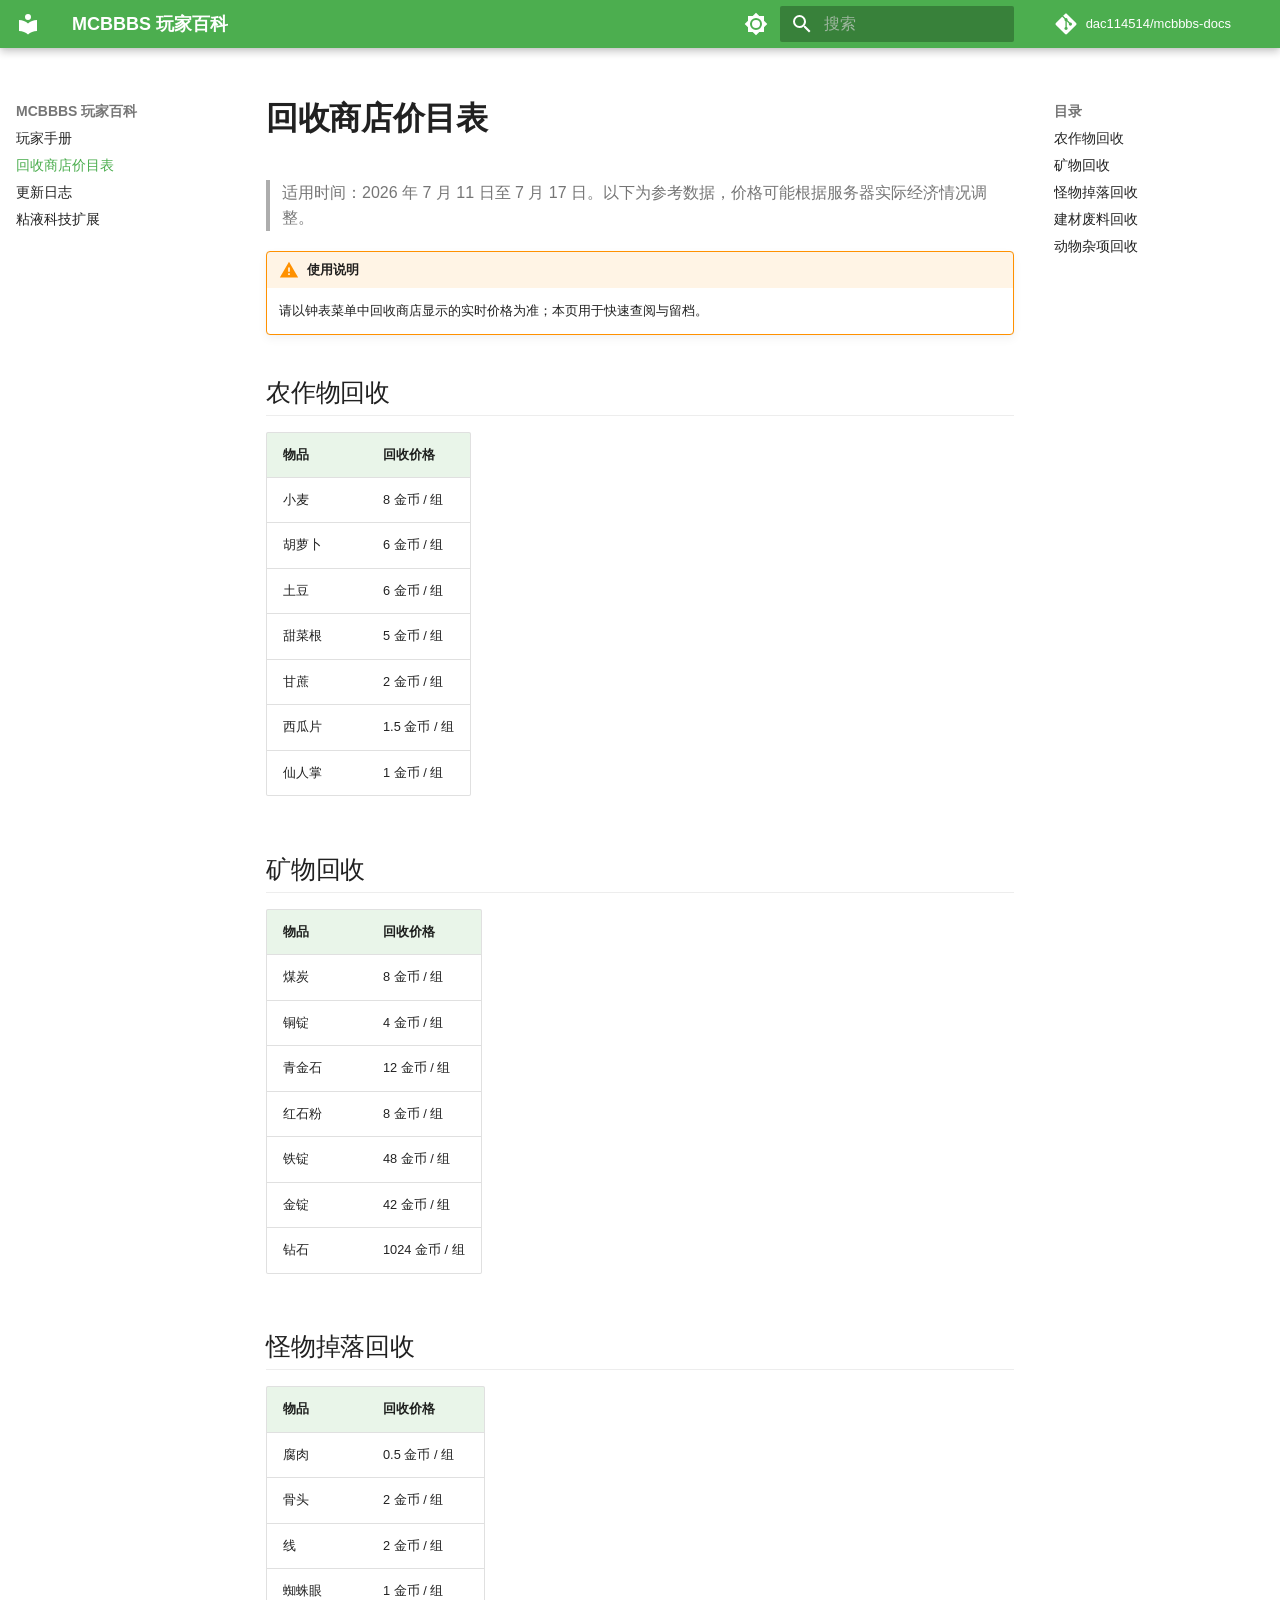
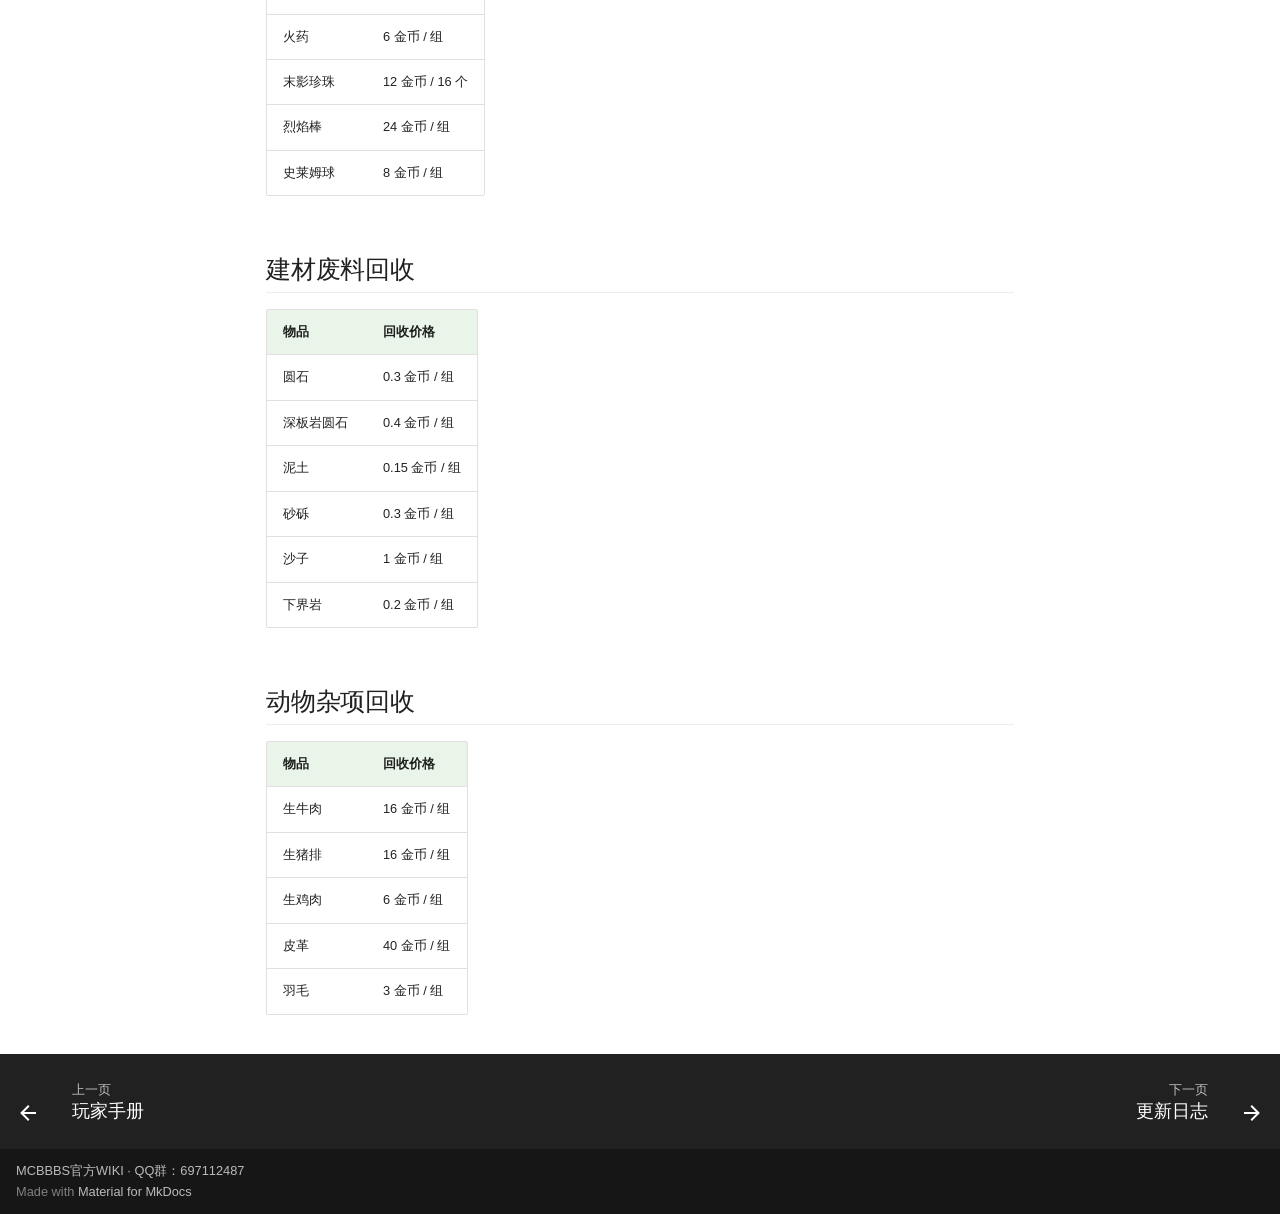
<file: recycle-prices/index.html>
<!doctype html>
<html lang="zh" class="no-js">
  <head>
    
      <meta charset="utf-8">
      <meta name="viewport" content="width=device-width,initial-scale=1">
      
        <meta name="description" content="MCBBBS 粘液生存服务器玩家手册与粘液科技扩展玩法指南">
      
      
      
        <link rel="canonical" href="https://bbbs.yunci.net/recycle-prices/">
      
      
        <link rel="prev" href="..">
      
      
        <link rel="next" href="../updates/">
      
      
        
      
      
      <link rel="icon" href="../assets/images/favicon.png">
      <meta name="generator" content="mkdocs-1.6.1, mkdocs-material-9.7.7">
    
    
      
        <title>回收商店价目表 - MCBBBS 玩家百科</title>
      
    
    
      <link rel="stylesheet" href="../assets/stylesheets/main.ec1eaa64.min.css">
      
        
        <link rel="stylesheet" href="../assets/stylesheets/palette.ab4e12ef.min.css">
      
      


    
    
      
    
    
      
        
        
        <link rel="preconnect" href="https://fonts.gstatic.com" crossorigin>
        <link rel="stylesheet" href="https://fonts.googleapis.com/css?family=Roboto:300,300i,400,400i,700,700i%7CRoboto+Mono:400,400i,700,700i&display=fallback">
        <style>:root{--md-text-font:"Roboto";--md-code-font:"Roboto Mono"}</style>
      
    
    
      <link rel="stylesheet" href="../stylesheets/extra.css">
    
    <script>__md_scope=new URL("..",location),__md_hash=e=>[...e].reduce(((e,_)=>(e<<5)-e+_.charCodeAt(0)),0),__md_get=(e,_=localStorage,t=__md_scope)=>JSON.parse(_.getItem(t.pathname+"."+e)),__md_set=(e,_,t=localStorage,a=__md_scope)=>{try{t.setItem(a.pathname+"."+e,JSON.stringify(_))}catch(e){}}</script>
    
      

    
    
  </head>
  
  
    
    
      
    
    
    
    
    <body dir="ltr" data-md-color-scheme="default" data-md-color-primary="green" data-md-color-accent="light-green">
  
    
    <input class="md-toggle" data-md-toggle="drawer" type="checkbox" id="__drawer" autocomplete="off">
    <input class="md-toggle" data-md-toggle="search" type="checkbox" id="__search" autocomplete="off">
    <label class="md-overlay" for="__drawer"></label>
    <div data-md-component="skip">
      
        
        <a href="#回收商店价目表" class="md-skip">
          跳转至
        </a>
      
    </div>
    <div data-md-component="announce">
      
    </div>
    
    
      

  

<header class="md-header md-header--shadow" data-md-component="header">
  <nav class="md-header__inner md-grid" aria-label="页眉">
    <a href=".." title="MCBBBS 玩家百科" class="md-header__button md-logo" aria-label="MCBBBS 玩家百科" data-md-component="logo">
      
  
  <svg xmlns="http://www.w3.org/2000/svg" viewBox="0 0 24 24"><path d="M12 8a3 3 0 0 0 3-3 3 3 0 0 0-3-3 3 3 0 0 0-3 3 3 3 0 0 0 3 3m0 3.54C9.64 9.35 6.5 8 3 8v11c3.5 0 6.64 1.35 9 3.54 2.36-2.19 5.5-3.54 9-3.54V8c-3.5 0-6.64 1.35-9 3.54"/></svg>

    </a>
    <label class="md-header__button md-icon" for="__drawer">
      
      <svg xmlns="http://www.w3.org/2000/svg" viewBox="0 0 24 24"><path d="M3 6h18v2H3zm0 5h18v2H3zm0 5h18v2H3z"/></svg>
    </label>
    <div class="md-header__title" data-md-component="header-title">
      <div class="md-header__ellipsis">
        <div class="md-header__topic">
          <span class="md-ellipsis">
            MCBBBS 玩家百科
          </span>
        </div>
        <div class="md-header__topic" data-md-component="header-topic">
          <span class="md-ellipsis">
            
              回收商店价目表
            
          </span>
        </div>
      </div>
    </div>
    
      
        <form class="md-header__option" data-md-component="palette">
  
    
    
    
    <input class="md-option" data-md-color-media="(prefers-color-scheme: light)" data-md-color-scheme="default" data-md-color-primary="green" data-md-color-accent="light-green"  aria-label="切换到深色模式"  type="radio" name="__palette" id="__palette_0">
    
      <label class="md-header__button md-icon" title="切换到深色模式" for="__palette_1" hidden>
        <svg xmlns="http://www.w3.org/2000/svg" viewBox="0 0 24 24"><path d="M12 8a4 4 0 0 0-4 4 4 4 0 0 0 4 4 4 4 0 0 0 4-4 4 4 0 0 0-4-4m0 10a6 6 0 0 1-6-6 6 6 0 0 1 6-6 6 6 0 0 1 6 6 6 6 0 0 1-6 6m8-9.31V4h-4.69L12 .69 8.69 4H4v4.69L.69 12 4 15.31V20h4.69L12 23.31 15.31 20H20v-4.69L23.31 12z"/></svg>
      </label>
    
  
    
    
    
    <input class="md-option" data-md-color-media="(prefers-color-scheme: dark)" data-md-color-scheme="slate" data-md-color-primary="green" data-md-color-accent="light-green"  aria-label="切换到浅色模式"  type="radio" name="__palette" id="__palette_1">
    
      <label class="md-header__button md-icon" title="切换到浅色模式" for="__palette_0" hidden>
        <svg xmlns="http://www.w3.org/2000/svg" viewBox="0 0 24 24"><path d="M12 18c-.89 0-1.74-.2-2.5-.55C11.56 16.5 13 14.42 13 12s-1.44-4.5-3.5-5.45C10.26 6.2 11.11 6 12 6a6 6 0 0 1 6 6 6 6 0 0 1-6 6m8-9.31V4h-4.69L12 .69 8.69 4H4v4.69L.69 12 4 15.31V20h4.69L12 23.31 15.31 20H20v-4.69L23.31 12z"/></svg>
      </label>
    
  
</form>
      
    
    
      <script>var palette=__md_get("__palette");if(palette&&palette.color){if("(prefers-color-scheme)"===palette.color.media){var media=matchMedia("(prefers-color-scheme: light)"),input=document.querySelector(media.matches?"[data-md-color-media='(prefers-color-scheme: light)']":"[data-md-color-media='(prefers-color-scheme: dark)']");palette.color.media=input.getAttribute("data-md-color-media"),palette.color.scheme=input.getAttribute("data-md-color-scheme"),palette.color.primary=input.getAttribute("data-md-color-primary"),palette.color.accent=input.getAttribute("data-md-color-accent")}for(var[key,value]of Object.entries(palette.color))document.body.setAttribute("data-md-color-"+key,value)}</script>
    
    
    
      
      
        <label class="md-header__button md-icon" for="__search">
          
          <svg xmlns="http://www.w3.org/2000/svg" viewBox="0 0 24 24"><path d="M9.5 3A6.5 6.5 0 0 1 16 9.5c0 1.61-.59 3.09-1.56 4.23l.27.27h.79l5 5-1.5 1.5-5-5v-.79l-.27-.27A6.52 6.52 0 0 1 9.5 16 6.5 6.5 0 0 1 3 9.5 6.5 6.5 0 0 1 9.5 3m0 2C7 5 5 7 5 9.5S7 14 9.5 14 14 12 14 9.5 12 5 9.5 5"/></svg>
        </label>
        <div class="md-search" data-md-component="search" role="dialog">
  <label class="md-search__overlay" for="__search"></label>
  <div class="md-search__inner" role="search">
    <form class="md-search__form" name="search">
      <input type="text" class="md-search__input" name="query" aria-label="搜索" placeholder="搜索" autocapitalize="off" autocorrect="off" autocomplete="off" spellcheck="false" data-md-component="search-query" required>
      <label class="md-search__icon md-icon" for="__search">
        
        <svg xmlns="http://www.w3.org/2000/svg" viewBox="0 0 24 24"><path d="M9.5 3A6.5 6.5 0 0 1 16 9.5c0 1.61-.59 3.09-1.56 4.23l.27.27h.79l5 5-1.5 1.5-5-5v-.79l-.27-.27A6.52 6.52 0 0 1 9.5 16 6.5 6.5 0 0 1 3 9.5 6.5 6.5 0 0 1 9.5 3m0 2C7 5 5 7 5 9.5S7 14 9.5 14 14 12 14 9.5 12 5 9.5 5"/></svg>
        
        <svg xmlns="http://www.w3.org/2000/svg" viewBox="0 0 24 24"><path d="M20 11v2H8l5.5 5.5-1.42 1.42L4.16 12l7.92-7.92L13.5 5.5 8 11z"/></svg>
      </label>
      <nav class="md-search__options" aria-label="查找">
        
        <button type="reset" class="md-search__icon md-icon" title="清空当前内容" aria-label="清空当前内容" tabindex="-1">
          
          <svg xmlns="http://www.w3.org/2000/svg" viewBox="0 0 24 24"><path d="M19 6.41 17.59 5 12 10.59 6.41 5 5 6.41 10.59 12 5 17.59 6.41 19 12 13.41 17.59 19 19 17.59 13.41 12z"/></svg>
        </button>
      </nav>
      
        <div class="md-search__suggest" data-md-component="search-suggest"></div>
      
    </form>
    <div class="md-search__output">
      <div class="md-search__scrollwrap" tabindex="0" data-md-scrollfix>
        <div class="md-search-result" data-md-component="search-result">
          <div class="md-search-result__meta">
            正在初始化搜索引擎
          </div>
          <ol class="md-search-result__list" role="presentation"></ol>
        </div>
      </div>
    </div>
  </div>
</div>
      
    
    
      <div class="md-header__source">
        <a href="https://github.com/dac114514/mcbbbs-docs" title="前往仓库" class="md-source" data-md-component="source">
  <div class="md-source__icon md-icon">
    
    <svg xmlns="http://www.w3.org/2000/svg" viewBox="0 0 448 512"><!--! Font Awesome Free 7.1.0 by @fontawesome - https://fontawesome.com License - https://fontawesome.com/license/free (Icons: CC BY 4.0, Fonts: SIL OFL 1.1, Code: MIT License) Copyright 2025 Fonticons, Inc.--><path d="M439.6 236.1 244 40.5c-5.4-5.5-12.8-8.5-20.4-8.5s-15 3-20.4 8.4L162.5 81l51.5 51.5c27.1-9.1 52.7 16.8 43.4 43.7l49.7 49.7c34.2-11.8 61.2 31 35.5 56.7-26.5 26.5-70.2-2.9-56-37.3L240.3 199v121.9c25.3 12.5 22.3 41.8 9.1 55-6.4 6.4-15.2 10.1-24.3 10.1s-17.8-3.6-24.3-10.1c-17.6-17.6-11.1-46.9 11.2-56v-123c-20.8-8.5-24.6-30.7-18.6-45L142.6 101 8.5 235.1C3 240.6 0 247.9 0 255.5s3 15 8.5 20.4l195.6 195.7c5.4 5.4 12.7 8.4 20.4 8.4s15-3 20.4-8.4l194.7-194.7c5.4-5.4 8.4-12.8 8.4-20.4s-3-15-8.4-20.4"/></svg>
  </div>
  <div class="md-source__repository">
    dac114514/mcbbbs-docs
  </div>
</a>
      </div>
    
  </nav>
  
</header>
    
    <div class="md-container" data-md-component="container">
      
      
        
          
        
      
      <main class="md-main" data-md-component="main">
        <div class="md-main__inner md-grid">
          
            
              
              <div class="md-sidebar md-sidebar--primary" data-md-component="sidebar" data-md-type="navigation" >
                <div class="md-sidebar__scrollwrap">
                  <div class="md-sidebar__inner">
                    



<nav class="md-nav md-nav--primary" aria-label="导航栏" data-md-level="0">
  <label class="md-nav__title" for="__drawer">
    <a href=".." title="MCBBBS 玩家百科" class="md-nav__button md-logo" aria-label="MCBBBS 玩家百科" data-md-component="logo">
      
  
  <svg xmlns="http://www.w3.org/2000/svg" viewBox="0 0 24 24"><path d="M12 8a3 3 0 0 0 3-3 3 3 0 0 0-3-3 3 3 0 0 0-3 3 3 3 0 0 0 3 3m0 3.54C9.64 9.35 6.5 8 3 8v11c3.5 0 6.64 1.35 9 3.54 2.36-2.19 5.5-3.54 9-3.54V8c-3.5 0-6.64 1.35-9 3.54"/></svg>

    </a>
    MCBBBS 玩家百科
  </label>
  
    <div class="md-nav__source">
      <a href="https://github.com/dac114514/mcbbbs-docs" title="前往仓库" class="md-source" data-md-component="source">
  <div class="md-source__icon md-icon">
    
    <svg xmlns="http://www.w3.org/2000/svg" viewBox="0 0 448 512"><!--! Font Awesome Free 7.1.0 by @fontawesome - https://fontawesome.com License - https://fontawesome.com/license/free (Icons: CC BY 4.0, Fonts: SIL OFL 1.1, Code: MIT License) Copyright 2025 Fonticons, Inc.--><path d="M439.6 236.1 244 40.5c-5.4-5.5-12.8-8.5-20.4-8.5s-15 3-20.4 8.4L162.5 81l51.5 51.5c27.1-9.1 52.7 16.8 43.4 43.7l49.7 49.7c34.2-11.8 61.2 31 35.5 56.7-26.5 26.5-70.2-2.9-56-37.3L240.3 199v121.9c25.3 12.5 22.3 41.8 9.1 55-6.4 6.4-15.2 10.1-24.3 10.1s-17.8-3.6-24.3-10.1c-17.6-17.6-11.1-46.9 11.2-56v-123c-20.8-8.5-24.6-30.7-18.6-45L142.6 101 8.5 235.1C3 240.6 0 247.9 0 255.5s3 15 8.5 20.4l195.6 195.7c5.4 5.4 12.7 8.4 20.4 8.4s15-3 20.4-8.4l194.7-194.7c5.4-5.4 8.4-12.8 8.4-20.4s-3-15-8.4-20.4"/></svg>
  </div>
  <div class="md-source__repository">
    dac114514/mcbbbs-docs
  </div>
</a>
    </div>
  
  <ul class="md-nav__list" data-md-scrollfix>
    
      
      
  
  
  
  
    <li class="md-nav__item">
      <a href=".." class="md-nav__link">
        
  
  
  <span class="md-ellipsis">
    
  
    玩家手册
  

    
  </span>
  
  

      </a>
    </li>
  

    
      
      
  
  
    
  
  
  
    <li class="md-nav__item md-nav__item--active">
      
      <input class="md-nav__toggle md-toggle" type="checkbox" id="__toc">
      
      
        
      
      
        <label class="md-nav__link md-nav__link--active" for="__toc">
          
  
  
  <span class="md-ellipsis">
    
  
    回收商店价目表
  

    
  </span>
  
  

          <span class="md-nav__icon md-icon"></span>
        </label>
      
      <a href="./" class="md-nav__link md-nav__link--active">
        
  
  
  <span class="md-ellipsis">
    
  
    回收商店价目表
  

    
  </span>
  
  

      </a>
      
        

<nav class="md-nav md-nav--secondary" aria-label="目录">
  
  
  
    
  
  
    <label class="md-nav__title" for="__toc">
      <span class="md-nav__icon md-icon"></span>
      目录
    </label>
    <ul class="md-nav__list" data-md-component="toc" data-md-scrollfix>
      
        <li class="md-nav__item">
  <a href="#农作物回收" class="md-nav__link">
    <span class="md-ellipsis">
      
        农作物回收
      
    </span>
  </a>
  
</li>
      
        <li class="md-nav__item">
  <a href="#矿物回收" class="md-nav__link">
    <span class="md-ellipsis">
      
        矿物回收
      
    </span>
  </a>
  
</li>
      
        <li class="md-nav__item">
  <a href="#怪物掉落回收" class="md-nav__link">
    <span class="md-ellipsis">
      
        怪物掉落回收
      
    </span>
  </a>
  
</li>
      
        <li class="md-nav__item">
  <a href="#建材废料回收" class="md-nav__link">
    <span class="md-ellipsis">
      
        建材废料回收
      
    </span>
  </a>
  
</li>
      
        <li class="md-nav__item">
  <a href="#动物杂项回收" class="md-nav__link">
    <span class="md-ellipsis">
      
        动物杂项回收
      
    </span>
  </a>
  
</li>
      
    </ul>
  
</nav>
      
    </li>
  

    
      
      
  
  
  
  
    <li class="md-nav__item">
      <a href="../updates/" class="md-nav__link">
        
  
  
  <span class="md-ellipsis">
    
  
    更新日志
  

    
  </span>
  
  

      </a>
    </li>
  

    
      
      
  
  
  
  
    <li class="md-nav__item">
      <a href="../slimefun-addons/" class="md-nav__link">
        
  
  
  <span class="md-ellipsis">
    
  
    粘液科技扩展
  

    
  </span>
  
  

      </a>
    </li>
  

    
  </ul>
</nav>
                  </div>
                </div>
              </div>
            
            
              
              <div class="md-sidebar md-sidebar--secondary" data-md-component="sidebar" data-md-type="toc" >
                <div class="md-sidebar__scrollwrap">
                  <div class="md-sidebar__inner">
                    

<nav class="md-nav md-nav--secondary" aria-label="目录">
  
  
  
    
  
  
    <label class="md-nav__title" for="__toc">
      <span class="md-nav__icon md-icon"></span>
      目录
    </label>
    <ul class="md-nav__list" data-md-component="toc" data-md-scrollfix>
      
        <li class="md-nav__item">
  <a href="#农作物回收" class="md-nav__link">
    <span class="md-ellipsis">
      
        农作物回收
      
    </span>
  </a>
  
</li>
      
        <li class="md-nav__item">
  <a href="#矿物回收" class="md-nav__link">
    <span class="md-ellipsis">
      
        矿物回收
      
    </span>
  </a>
  
</li>
      
        <li class="md-nav__item">
  <a href="#怪物掉落回收" class="md-nav__link">
    <span class="md-ellipsis">
      
        怪物掉落回收
      
    </span>
  </a>
  
</li>
      
        <li class="md-nav__item">
  <a href="#建材废料回收" class="md-nav__link">
    <span class="md-ellipsis">
      
        建材废料回收
      
    </span>
  </a>
  
</li>
      
        <li class="md-nav__item">
  <a href="#动物杂项回收" class="md-nav__link">
    <span class="md-ellipsis">
      
        动物杂项回收
      
    </span>
  </a>
  
</li>
      
    </ul>
  
</nav>
                  </div>
                </div>
              </div>
            
          
          
            <div class="md-content" data-md-component="content">
              
              <article class="md-content__inner md-typeset">
                
                  


  
  


<h1 id="回收商店价目表">回收商店价目表<a class="headerlink" href="#回收商店价目表" title="Permanent link">&para;</a></h1>
<blockquote>
<p>适用时间：2026 年 7 月 11 日至 7 月 17 日。以下为参考数据，价格可能根据服务器实际经济情况调整。</p>
</blockquote>
<div class="admonition warning">
<p class="admonition-title">使用说明</p>
<p>请以钟表菜单中回收商店显示的实时价格为准；本页用于快速查阅与留档。</p>
</div>
<h2 id="农作物回收">农作物回收<a class="headerlink" href="#农作物回收" title="Permanent link">&para;</a></h2>
<table>
<thead>
<tr>
<th>物品</th>
<th>回收价格</th>
</tr>
</thead>
<tbody>
<tr>
<td>小麦</td>
<td>8 金币 / 组</td>
</tr>
<tr>
<td>胡萝卜</td>
<td>6 金币 / 组</td>
</tr>
<tr>
<td>土豆</td>
<td>6 金币 / 组</td>
</tr>
<tr>
<td>甜菜根</td>
<td>5 金币 / 组</td>
</tr>
<tr>
<td>甘蔗</td>
<td>2 金币 / 组</td>
</tr>
<tr>
<td>西瓜片</td>
<td>1.5 金币 / 组</td>
</tr>
<tr>
<td>仙人掌</td>
<td>1 金币 / 组</td>
</tr>
</tbody>
</table>
<h2 id="矿物回收">矿物回收<a class="headerlink" href="#矿物回收" title="Permanent link">&para;</a></h2>
<table>
<thead>
<tr>
<th>物品</th>
<th>回收价格</th>
</tr>
</thead>
<tbody>
<tr>
<td>煤炭</td>
<td>8 金币 / 组</td>
</tr>
<tr>
<td>铜锭</td>
<td>4 金币 / 组</td>
</tr>
<tr>
<td>青金石</td>
<td>12 金币 / 组</td>
</tr>
<tr>
<td>红石粉</td>
<td>8 金币 / 组</td>
</tr>
<tr>
<td>铁锭</td>
<td>48 金币 / 组</td>
</tr>
<tr>
<td>金锭</td>
<td>42 金币 / 组</td>
</tr>
<tr>
<td>钻石</td>
<td>1024 金币 / 组</td>
</tr>
</tbody>
</table>
<h2 id="怪物掉落回收">怪物掉落回收<a class="headerlink" href="#怪物掉落回收" title="Permanent link">&para;</a></h2>
<table>
<thead>
<tr>
<th>物品</th>
<th>回收价格</th>
</tr>
</thead>
<tbody>
<tr>
<td>腐肉</td>
<td>0.5 金币 / 组</td>
</tr>
<tr>
<td>骨头</td>
<td>2 金币 / 组</td>
</tr>
<tr>
<td>线</td>
<td>2 金币 / 组</td>
</tr>
<tr>
<td>蜘蛛眼</td>
<td>1 金币 / 组</td>
</tr>
<tr>
<td>火药</td>
<td>6 金币 / 组</td>
</tr>
<tr>
<td>末影珍珠</td>
<td>12 金币 / 16 个</td>
</tr>
<tr>
<td>烈焰棒</td>
<td>24 金币 / 组</td>
</tr>
<tr>
<td>史莱姆球</td>
<td>8 金币 / 组</td>
</tr>
</tbody>
</table>
<h2 id="建材废料回收">建材废料回收<a class="headerlink" href="#建材废料回收" title="Permanent link">&para;</a></h2>
<table>
<thead>
<tr>
<th>物品</th>
<th>回收价格</th>
</tr>
</thead>
<tbody>
<tr>
<td>圆石</td>
<td>0.3 金币 / 组</td>
</tr>
<tr>
<td>深板岩圆石</td>
<td>0.4 金币 / 组</td>
</tr>
<tr>
<td>泥土</td>
<td>0.15 金币 / 组</td>
</tr>
<tr>
<td>砂砾</td>
<td>0.3 金币 / 组</td>
</tr>
<tr>
<td>沙子</td>
<td>1 金币 / 组</td>
</tr>
<tr>
<td>下界岩</td>
<td>0.2 金币 / 组</td>
</tr>
</tbody>
</table>
<h2 id="动物杂项回收">动物杂项回收<a class="headerlink" href="#动物杂项回收" title="Permanent link">&para;</a></h2>
<table>
<thead>
<tr>
<th>物品</th>
<th>回收价格</th>
</tr>
</thead>
<tbody>
<tr>
<td>生牛肉</td>
<td>16 金币 / 组</td>
</tr>
<tr>
<td>生猪排</td>
<td>16 金币 / 组</td>
</tr>
<tr>
<td>生鸡肉</td>
<td>6 金币 / 组</td>
</tr>
<tr>
<td>皮革</td>
<td>40 金币 / 组</td>
</tr>
<tr>
<td>羽毛</td>
<td>3 金币 / 组</td>
</tr>
</tbody>
</table>












                
              </article>
            </div>
          
          
<script>var target=document.getElementById(location.hash.slice(1));target&&target.name&&(target.checked=target.name.startsWith("__tabbed_"))</script>
        </div>
        
          <button type="button" class="md-top md-icon" data-md-component="top" hidden>
  
  <svg xmlns="http://www.w3.org/2000/svg" viewBox="0 0 24 24"><path d="M13 20h-2V8l-5.5 5.5-1.42-1.42L12 4.16l7.92 7.92-1.42 1.42L13 8z"/></svg>
  回到页面顶部
</button>
        
      </main>
      
        <footer class="md-footer">
  
    
      
      <nav class="md-footer__inner md-grid" aria-label="页脚" >
        
          
          <a href=".." class="md-footer__link md-footer__link--prev" aria-label="上一页: 玩家手册">
            <div class="md-footer__button md-icon">
              
              <svg xmlns="http://www.w3.org/2000/svg" viewBox="0 0 24 24"><path d="M20 11v2H8l5.5 5.5-1.42 1.42L4.16 12l7.92-7.92L13.5 5.5 8 11z"/></svg>
            </div>
            <div class="md-footer__title">
              <span class="md-footer__direction">
                上一页
              </span>
              <div class="md-ellipsis">
                玩家手册
              </div>
            </div>
          </a>
        
        
          
          <a href="../updates/" class="md-footer__link md-footer__link--next" aria-label="下一页: 更新日志">
            <div class="md-footer__title">
              <span class="md-footer__direction">
                下一页
              </span>
              <div class="md-ellipsis">
                更新日志
              </div>
            </div>
            <div class="md-footer__button md-icon">
              
              <svg xmlns="http://www.w3.org/2000/svg" viewBox="0 0 24 24"><path d="M4 11v2h12l-5.5 5.5 1.42 1.42L19.84 12l-7.92-7.92L10.5 5.5 16 11z"/></svg>
            </div>
          </a>
        
      </nav>
    
  
  <div class="md-footer-meta md-typeset">
    <div class="md-footer-meta__inner md-grid">
      <div class="md-copyright">
  
    <div class="md-copyright__highlight">
      MCBBBS官方WIKI · QQ群：697112487
    </div>
  
  
    Made with
    <a href="https://squidfunk.github.io/mkdocs-material/" target="_blank" rel="noopener">
      Material for MkDocs
    </a>
  
</div>
      
    </div>
  </div>
</footer>
      
    </div>
    <div class="md-dialog" data-md-component="dialog">
      <div class="md-dialog__inner md-typeset"></div>
    </div>
    
    
    
      
      
      <script id="__config" type="application/json">{"annotate": null, "base": "..", "features": ["navigation.footer", "navigation.sections", "navigation.top", "search.highlight", "search.suggest", "toc.follow"], "search": "../assets/javascripts/workers/search.2c215733.min.js", "tags": null, "translations": {"clipboard.copied": "\u5df2\u590d\u5236", "clipboard.copy": "\u590d\u5236", "search.result.more.one": "\u5728\u8be5\u9875\u4e0a\u8fd8\u6709 1 \u4e2a\u7b26\u5408\u6761\u4ef6\u7684\u7ed3\u679c", "search.result.more.other": "\u5728\u8be5\u9875\u4e0a\u8fd8\u6709 # \u4e2a\u7b26\u5408\u6761\u4ef6\u7684\u7ed3\u679c", "search.result.none": "\u6ca1\u6709\u627e\u5230\u7b26\u5408\u6761\u4ef6\u7684\u7ed3\u679c", "search.result.one": "\u627e\u5230 1 \u4e2a\u7b26\u5408\u6761\u4ef6\u7684\u7ed3\u679c", "search.result.other": "# \u4e2a\u7b26\u5408\u6761\u4ef6\u7684\u7ed3\u679c", "search.result.placeholder": "\u952e\u5165\u4ee5\u5f00\u59cb\u641c\u7d22", "search.result.term.missing": "\u7f3a\u5c11", "select.version": "\u9009\u62e9\u5f53\u524d\u7248\u672c"}, "version": null}</script>
    
    
      <script src="../assets/javascripts/bundle.d7400e89.min.js"></script>
      
    
  </body>
</html>
</file>
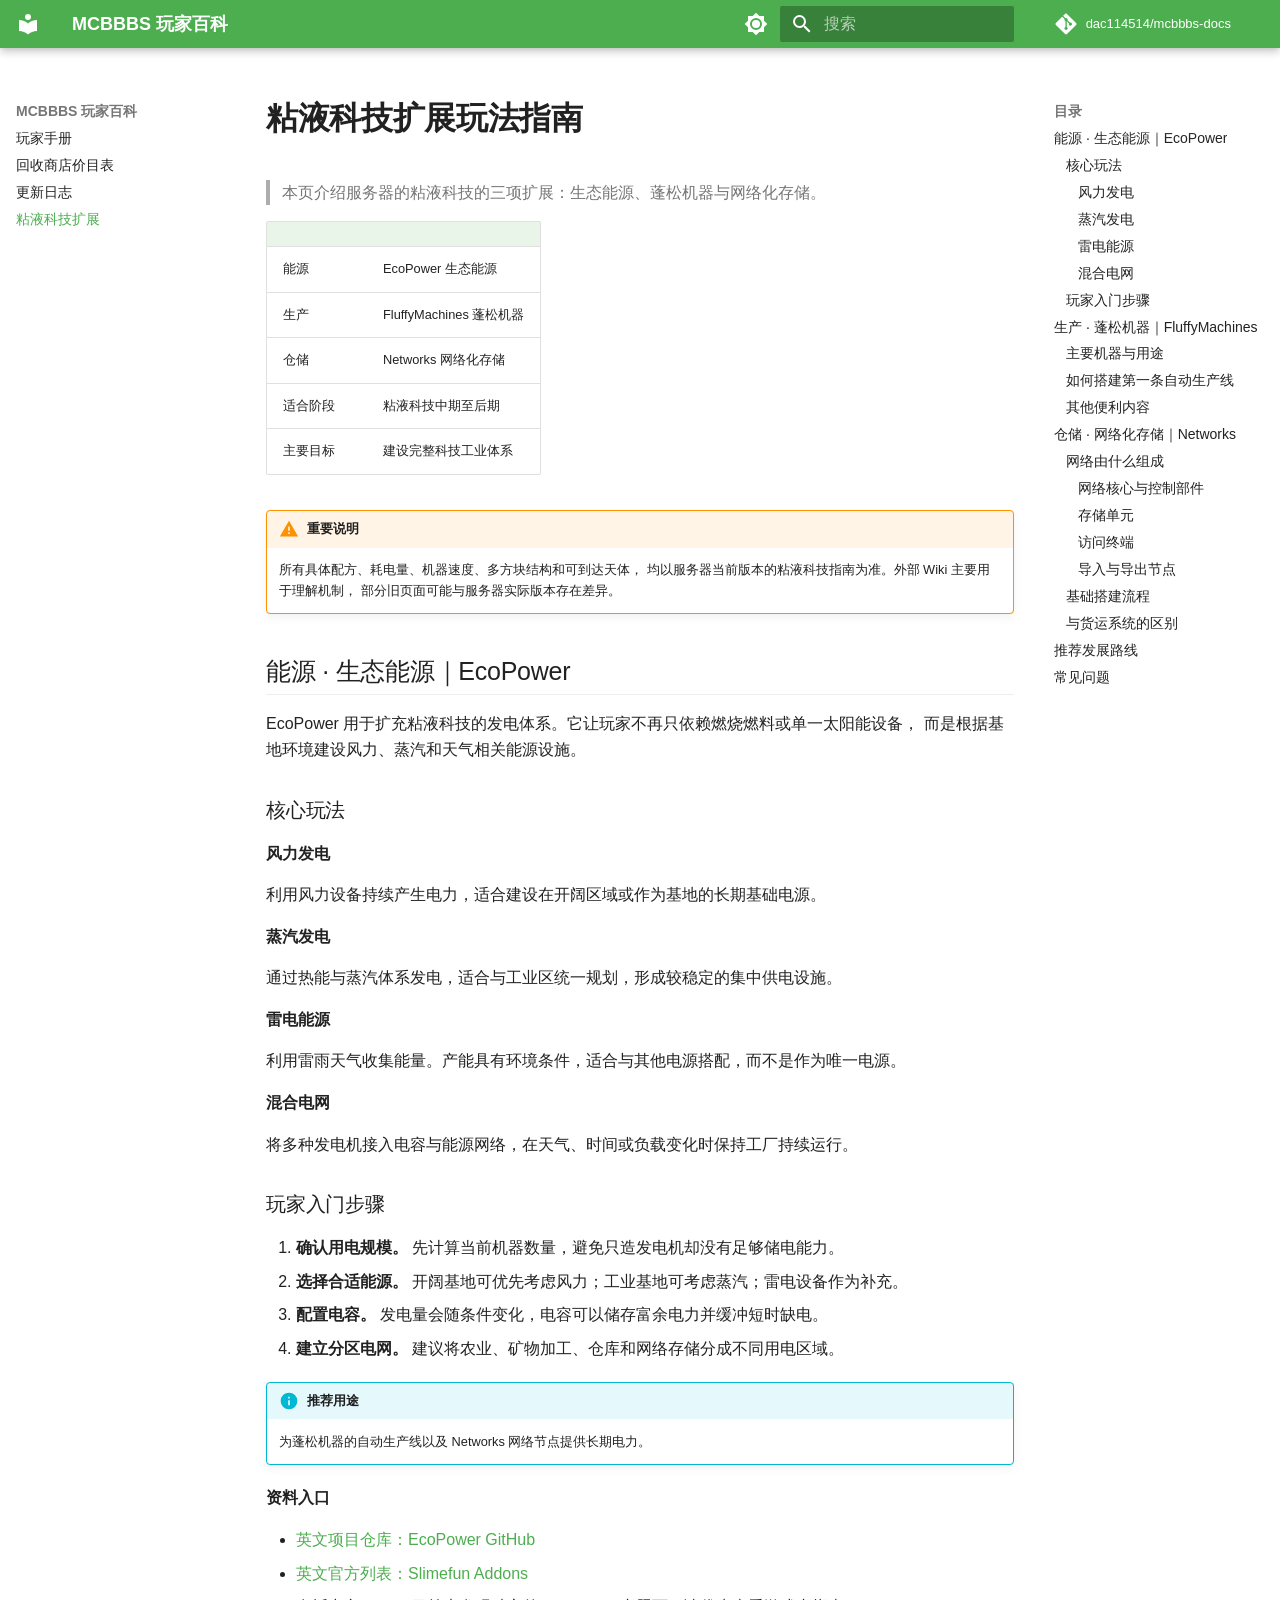
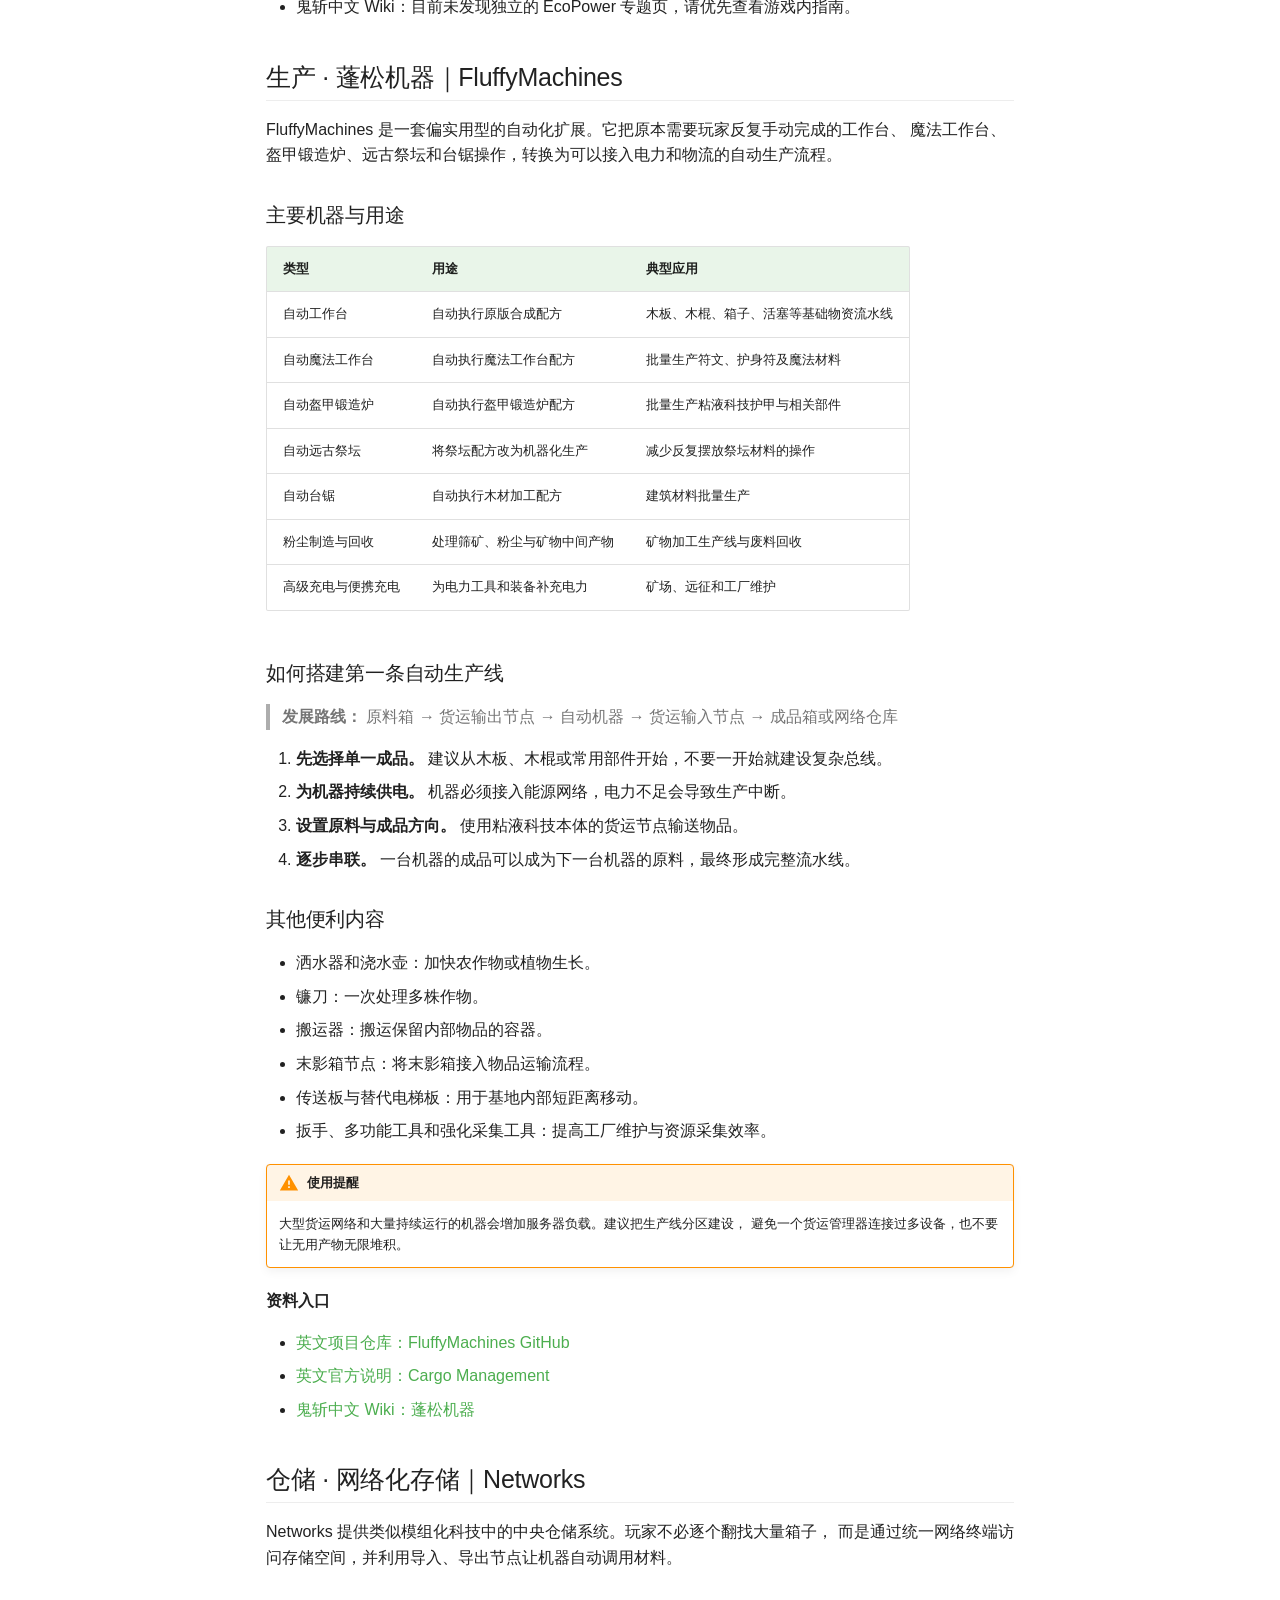
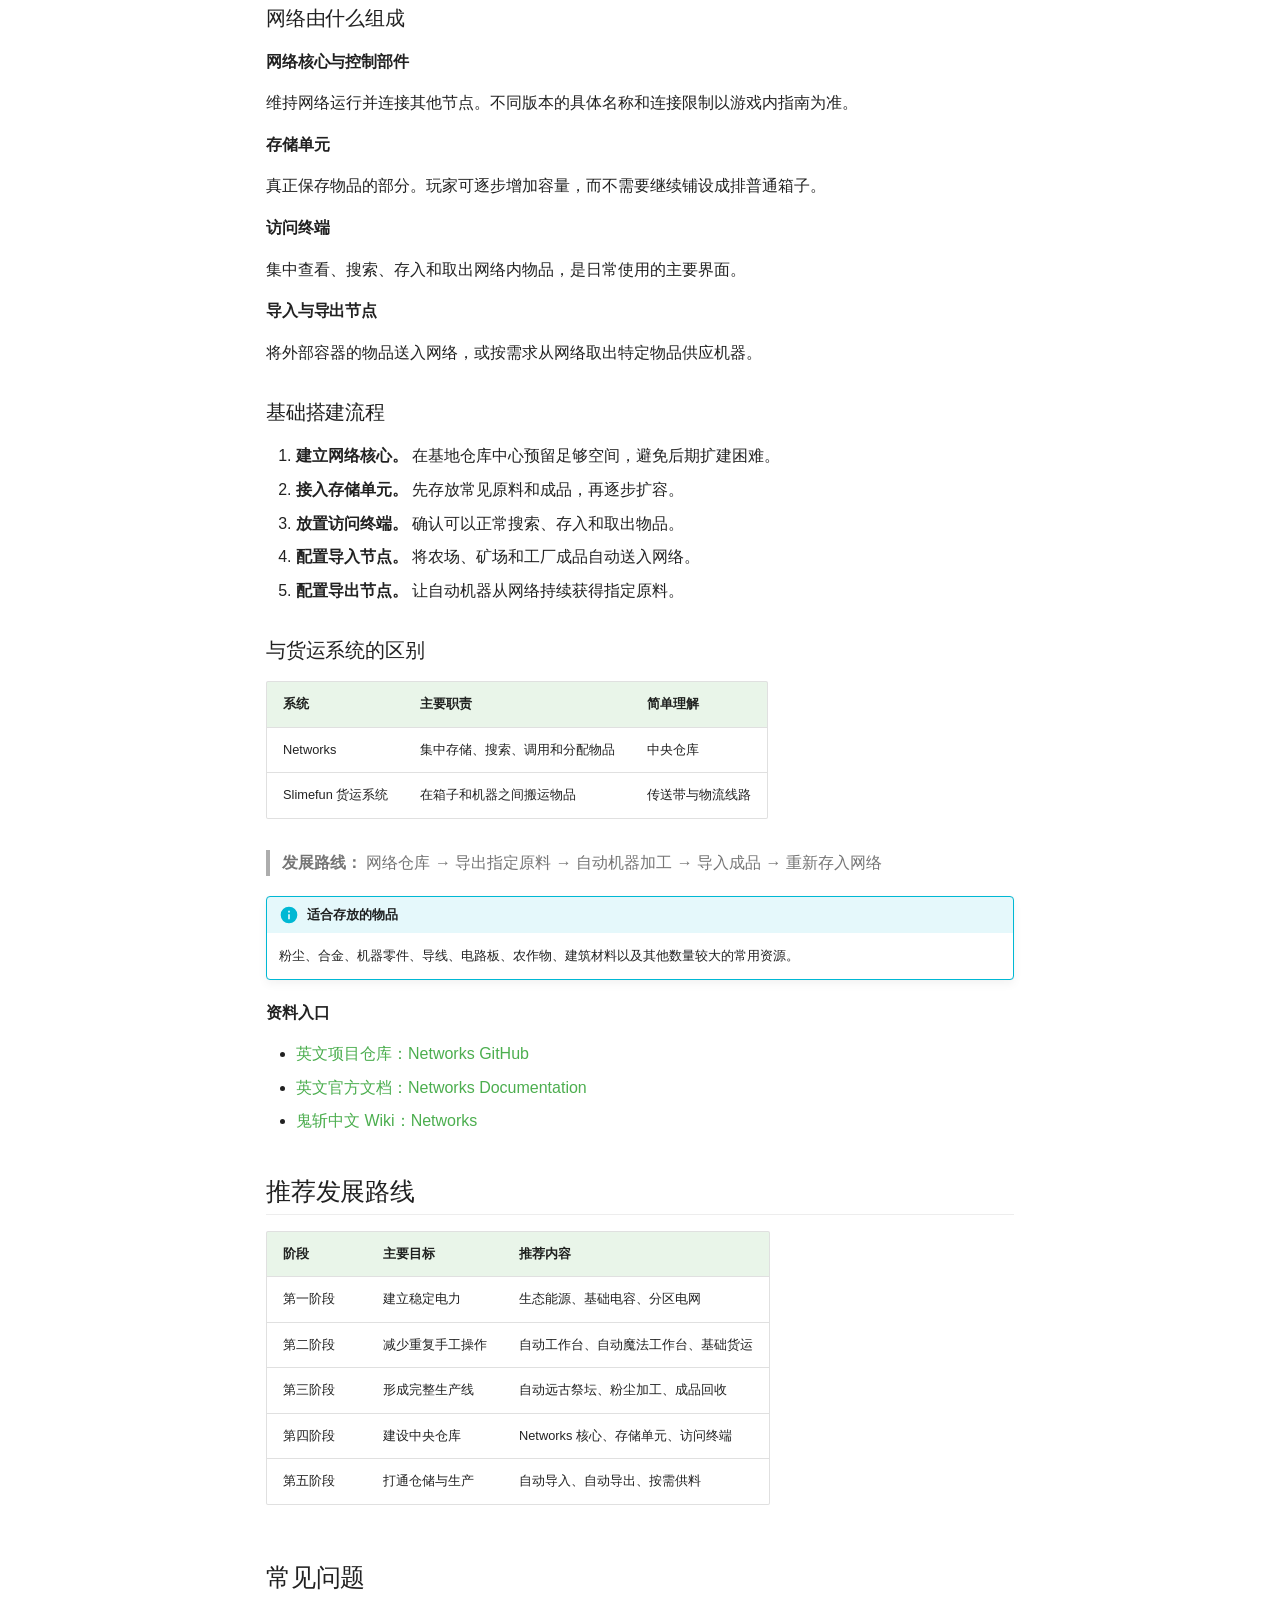
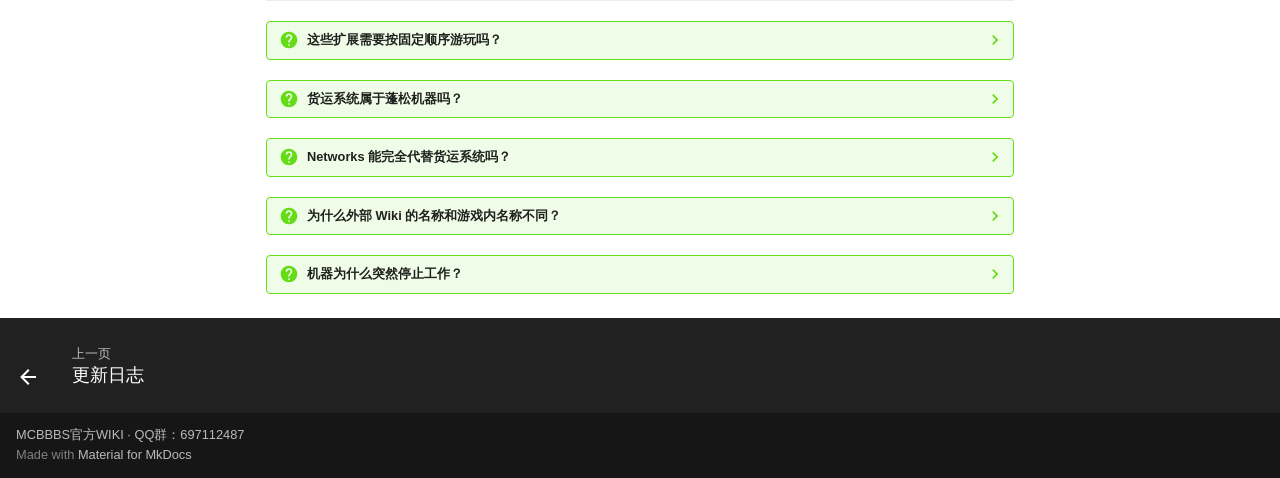
<file: slimefun-addons/index.html>
<!doctype html>
<html lang="zh" class="no-js">
  <head>
    
      <meta charset="utf-8">
      <meta name="viewport" content="width=device-width,initial-scale=1">
      
        <meta name="description" content="MCBBBS 粘液生存服务器玩家手册与粘液科技扩展玩法指南">
      
      
      
        <link rel="canonical" href="https://bbbs.yunci.net/slimefun-addons/">
      
      
        <link rel="prev" href="../updates/">
      
      
      
        
      
      
      <link rel="icon" href="../assets/images/favicon.png">
      <meta name="generator" content="mkdocs-1.6.1, mkdocs-material-9.7.7">
    
    
      
        <title>粘液科技扩展 - MCBBBS 玩家百科</title>
      
    
    
      <link rel="stylesheet" href="../assets/stylesheets/main.ec1eaa64.min.css">
      
        
        <link rel="stylesheet" href="../assets/stylesheets/palette.ab4e12ef.min.css">
      
      


    
    
      
    
    
      
        
        
        <link rel="preconnect" href="https://fonts.gstatic.com" crossorigin>
        <link rel="stylesheet" href="https://fonts.googleapis.com/css?family=Roboto:300,300i,400,400i,700,700i%7CRoboto+Mono:400,400i,700,700i&display=fallback">
        <style>:root{--md-text-font:"Roboto";--md-code-font:"Roboto Mono"}</style>
      
    
    
      <link rel="stylesheet" href="../stylesheets/extra.css">
    
    <script>__md_scope=new URL("..",location),__md_hash=e=>[...e].reduce(((e,_)=>(e<<5)-e+_.charCodeAt(0)),0),__md_get=(e,_=localStorage,t=__md_scope)=>JSON.parse(_.getItem(t.pathname+"."+e)),__md_set=(e,_,t=localStorage,a=__md_scope)=>{try{t.setItem(a.pathname+"."+e,JSON.stringify(_))}catch(e){}}</script>
    
      

    
    
  </head>
  
  
    
    
      
    
    
    
    
    <body dir="ltr" data-md-color-scheme="default" data-md-color-primary="green" data-md-color-accent="light-green">
  
    
    <input class="md-toggle" data-md-toggle="drawer" type="checkbox" id="__drawer" autocomplete="off">
    <input class="md-toggle" data-md-toggle="search" type="checkbox" id="__search" autocomplete="off">
    <label class="md-overlay" for="__drawer"></label>
    <div data-md-component="skip">
      
        
        <a href="#overview" class="md-skip">
          跳转至
        </a>
      
    </div>
    <div data-md-component="announce">
      
    </div>
    
    
      

  

<header class="md-header md-header--shadow" data-md-component="header">
  <nav class="md-header__inner md-grid" aria-label="页眉">
    <a href=".." title="MCBBBS 玩家百科" class="md-header__button md-logo" aria-label="MCBBBS 玩家百科" data-md-component="logo">
      
  
  <svg xmlns="http://www.w3.org/2000/svg" viewBox="0 0 24 24"><path d="M12 8a3 3 0 0 0 3-3 3 3 0 0 0-3-3 3 3 0 0 0-3 3 3 3 0 0 0 3 3m0 3.54C9.64 9.35 6.5 8 3 8v11c3.5 0 6.64 1.35 9 3.54 2.36-2.19 5.5-3.54 9-3.54V8c-3.5 0-6.64 1.35-9 3.54"/></svg>

    </a>
    <label class="md-header__button md-icon" for="__drawer">
      
      <svg xmlns="http://www.w3.org/2000/svg" viewBox="0 0 24 24"><path d="M3 6h18v2H3zm0 5h18v2H3zm0 5h18v2H3z"/></svg>
    </label>
    <div class="md-header__title" data-md-component="header-title">
      <div class="md-header__ellipsis">
        <div class="md-header__topic">
          <span class="md-ellipsis">
            MCBBBS 玩家百科
          </span>
        </div>
        <div class="md-header__topic" data-md-component="header-topic">
          <span class="md-ellipsis">
            
              粘液科技扩展
            
          </span>
        </div>
      </div>
    </div>
    
      
        <form class="md-header__option" data-md-component="palette">
  
    
    
    
    <input class="md-option" data-md-color-media="(prefers-color-scheme: light)" data-md-color-scheme="default" data-md-color-primary="green" data-md-color-accent="light-green"  aria-label="切换到深色模式"  type="radio" name="__palette" id="__palette_0">
    
      <label class="md-header__button md-icon" title="切换到深色模式" for="__palette_1" hidden>
        <svg xmlns="http://www.w3.org/2000/svg" viewBox="0 0 24 24"><path d="M12 8a4 4 0 0 0-4 4 4 4 0 0 0 4 4 4 4 0 0 0 4-4 4 4 0 0 0-4-4m0 10a6 6 0 0 1-6-6 6 6 0 0 1 6-6 6 6 0 0 1 6 6 6 6 0 0 1-6 6m8-9.31V4h-4.69L12 .69 8.69 4H4v4.69L.69 12 4 15.31V20h4.69L12 23.31 15.31 20H20v-4.69L23.31 12z"/></svg>
      </label>
    
  
    
    
    
    <input class="md-option" data-md-color-media="(prefers-color-scheme: dark)" data-md-color-scheme="slate" data-md-color-primary="green" data-md-color-accent="light-green"  aria-label="切换到浅色模式"  type="radio" name="__palette" id="__palette_1">
    
      <label class="md-header__button md-icon" title="切换到浅色模式" for="__palette_0" hidden>
        <svg xmlns="http://www.w3.org/2000/svg" viewBox="0 0 24 24"><path d="M12 18c-.89 0-1.74-.2-2.5-.55C11.56 16.5 13 14.42 13 12s-1.44-4.5-3.5-5.45C10.26 6.2 11.11 6 12 6a6 6 0 0 1 6 6 6 6 0 0 1-6 6m8-9.31V4h-4.69L12 .69 8.69 4H4v4.69L.69 12 4 15.31V20h4.69L12 23.31 15.31 20H20v-4.69L23.31 12z"/></svg>
      </label>
    
  
</form>
      
    
    
      <script>var palette=__md_get("__palette");if(palette&&palette.color){if("(prefers-color-scheme)"===palette.color.media){var media=matchMedia("(prefers-color-scheme: light)"),input=document.querySelector(media.matches?"[data-md-color-media='(prefers-color-scheme: light)']":"[data-md-color-media='(prefers-color-scheme: dark)']");palette.color.media=input.getAttribute("data-md-color-media"),palette.color.scheme=input.getAttribute("data-md-color-scheme"),palette.color.primary=input.getAttribute("data-md-color-primary"),palette.color.accent=input.getAttribute("data-md-color-accent")}for(var[key,value]of Object.entries(palette.color))document.body.setAttribute("data-md-color-"+key,value)}</script>
    
    
    
      
      
        <label class="md-header__button md-icon" for="__search">
          
          <svg xmlns="http://www.w3.org/2000/svg" viewBox="0 0 24 24"><path d="M9.5 3A6.5 6.5 0 0 1 16 9.5c0 1.61-.59 3.09-1.56 4.23l.27.27h.79l5 5-1.5 1.5-5-5v-.79l-.27-.27A6.52 6.52 0 0 1 9.5 16 6.5 6.5 0 0 1 3 9.5 6.5 6.5 0 0 1 9.5 3m0 2C7 5 5 7 5 9.5S7 14 9.5 14 14 12 14 9.5 12 5 9.5 5"/></svg>
        </label>
        <div class="md-search" data-md-component="search" role="dialog">
  <label class="md-search__overlay" for="__search"></label>
  <div class="md-search__inner" role="search">
    <form class="md-search__form" name="search">
      <input type="text" class="md-search__input" name="query" aria-label="搜索" placeholder="搜索" autocapitalize="off" autocorrect="off" autocomplete="off" spellcheck="false" data-md-component="search-query" required>
      <label class="md-search__icon md-icon" for="__search">
        
        <svg xmlns="http://www.w3.org/2000/svg" viewBox="0 0 24 24"><path d="M9.5 3A6.5 6.5 0 0 1 16 9.5c0 1.61-.59 3.09-1.56 4.23l.27.27h.79l5 5-1.5 1.5-5-5v-.79l-.27-.27A6.52 6.52 0 0 1 9.5 16 6.5 6.5 0 0 1 3 9.5 6.5 6.5 0 0 1 9.5 3m0 2C7 5 5 7 5 9.5S7 14 9.5 14 14 12 14 9.5 12 5 9.5 5"/></svg>
        
        <svg xmlns="http://www.w3.org/2000/svg" viewBox="0 0 24 24"><path d="M20 11v2H8l5.5 5.5-1.42 1.42L4.16 12l7.92-7.92L13.5 5.5 8 11z"/></svg>
      </label>
      <nav class="md-search__options" aria-label="查找">
        
        <button type="reset" class="md-search__icon md-icon" title="清空当前内容" aria-label="清空当前内容" tabindex="-1">
          
          <svg xmlns="http://www.w3.org/2000/svg" viewBox="0 0 24 24"><path d="M19 6.41 17.59 5 12 10.59 6.41 5 5 6.41 10.59 12 5 17.59 6.41 19 12 13.41 17.59 19 19 17.59 13.41 12z"/></svg>
        </button>
      </nav>
      
        <div class="md-search__suggest" data-md-component="search-suggest"></div>
      
    </form>
    <div class="md-search__output">
      <div class="md-search__scrollwrap" tabindex="0" data-md-scrollfix>
        <div class="md-search-result" data-md-component="search-result">
          <div class="md-search-result__meta">
            正在初始化搜索引擎
          </div>
          <ol class="md-search-result__list" role="presentation"></ol>
        </div>
      </div>
    </div>
  </div>
</div>
      
    
    
      <div class="md-header__source">
        <a href="https://github.com/dac114514/mcbbbs-docs" title="前往仓库" class="md-source" data-md-component="source">
  <div class="md-source__icon md-icon">
    
    <svg xmlns="http://www.w3.org/2000/svg" viewBox="0 0 448 512"><!--! Font Awesome Free 7.1.0 by @fontawesome - https://fontawesome.com License - https://fontawesome.com/license/free (Icons: CC BY 4.0, Fonts: SIL OFL 1.1, Code: MIT License) Copyright 2025 Fonticons, Inc.--><path d="M439.6 236.1 244 40.5c-5.4-5.5-12.8-8.5-20.4-8.5s-15 3-20.4 8.4L162.5 81l51.5 51.5c27.1-9.1 52.7 16.8 43.4 43.7l49.7 49.7c34.2-11.8 61.2 31 35.5 56.7-26.5 26.5-70.2-2.9-56-37.3L240.3 199v121.9c25.3 12.5 22.3 41.8 9.1 55-6.4 6.4-15.2 10.1-24.3 10.1s-17.8-3.6-24.3-10.1c-17.6-17.6-11.1-46.9 11.2-56v-123c-20.8-8.5-24.6-30.7-18.6-45L142.6 101 8.5 235.1C3 240.6 0 247.9 0 255.5s3 15 8.5 20.4l195.6 195.7c5.4 5.4 12.7 8.4 20.4 8.4s15-3 20.4-8.4l194.7-194.7c5.4-5.4 8.4-12.8 8.4-20.4s-3-15-8.4-20.4"/></svg>
  </div>
  <div class="md-source__repository">
    dac114514/mcbbbs-docs
  </div>
</a>
      </div>
    
  </nav>
  
</header>
    
    <div class="md-container" data-md-component="container">
      
      
        
          
        
      
      <main class="md-main" data-md-component="main">
        <div class="md-main__inner md-grid">
          
            
              
              <div class="md-sidebar md-sidebar--primary" data-md-component="sidebar" data-md-type="navigation" >
                <div class="md-sidebar__scrollwrap">
                  <div class="md-sidebar__inner">
                    



<nav class="md-nav md-nav--primary" aria-label="导航栏" data-md-level="0">
  <label class="md-nav__title" for="__drawer">
    <a href=".." title="MCBBBS 玩家百科" class="md-nav__button md-logo" aria-label="MCBBBS 玩家百科" data-md-component="logo">
      
  
  <svg xmlns="http://www.w3.org/2000/svg" viewBox="0 0 24 24"><path d="M12 8a3 3 0 0 0 3-3 3 3 0 0 0-3-3 3 3 0 0 0-3 3 3 3 0 0 0 3 3m0 3.54C9.64 9.35 6.5 8 3 8v11c3.5 0 6.64 1.35 9 3.54 2.36-2.19 5.5-3.54 9-3.54V8c-3.5 0-6.64 1.35-9 3.54"/></svg>

    </a>
    MCBBBS 玩家百科
  </label>
  
    <div class="md-nav__source">
      <a href="https://github.com/dac114514/mcbbbs-docs" title="前往仓库" class="md-source" data-md-component="source">
  <div class="md-source__icon md-icon">
    
    <svg xmlns="http://www.w3.org/2000/svg" viewBox="0 0 448 512"><!--! Font Awesome Free 7.1.0 by @fontawesome - https://fontawesome.com License - https://fontawesome.com/license/free (Icons: CC BY 4.0, Fonts: SIL OFL 1.1, Code: MIT License) Copyright 2025 Fonticons, Inc.--><path d="M439.6 236.1 244 40.5c-5.4-5.5-12.8-8.5-20.4-8.5s-15 3-20.4 8.4L162.5 81l51.5 51.5c27.1-9.1 52.7 16.8 43.4 43.7l49.7 49.7c34.2-11.8 61.2 31 35.5 56.7-26.5 26.5-70.2-2.9-56-37.3L240.3 199v121.9c25.3 12.5 22.3 41.8 9.1 55-6.4 6.4-15.2 10.1-24.3 10.1s-17.8-3.6-24.3-10.1c-17.6-17.6-11.1-46.9 11.2-56v-123c-20.8-8.5-24.6-30.7-18.6-45L142.6 101 8.5 235.1C3 240.6 0 247.9 0 255.5s3 15 8.5 20.4l195.6 195.7c5.4 5.4 12.7 8.4 20.4 8.4s15-3 20.4-8.4l194.7-194.7c5.4-5.4 8.4-12.8 8.4-20.4s-3-15-8.4-20.4"/></svg>
  </div>
  <div class="md-source__repository">
    dac114514/mcbbbs-docs
  </div>
</a>
    </div>
  
  <ul class="md-nav__list" data-md-scrollfix>
    
      
      
  
  
  
  
    <li class="md-nav__item">
      <a href=".." class="md-nav__link">
        
  
  
  <span class="md-ellipsis">
    
  
    玩家手册
  

    
  </span>
  
  

      </a>
    </li>
  

    
      
      
  
  
  
  
    <li class="md-nav__item">
      <a href="../recycle-prices/" class="md-nav__link">
        
  
  
  <span class="md-ellipsis">
    
  
    回收商店价目表
  

    
  </span>
  
  

      </a>
    </li>
  

    
      
      
  
  
  
  
    <li class="md-nav__item">
      <a href="../updates/" class="md-nav__link">
        
  
  
  <span class="md-ellipsis">
    
  
    更新日志
  

    
  </span>
  
  

      </a>
    </li>
  

    
      
      
  
  
    
  
  
  
    <li class="md-nav__item md-nav__item--active">
      
      <input class="md-nav__toggle md-toggle" type="checkbox" id="__toc">
      
      
        
      
      
        <label class="md-nav__link md-nav__link--active" for="__toc">
          
  
  
  <span class="md-ellipsis">
    
  
    粘液科技扩展
  

    
  </span>
  
  

          <span class="md-nav__icon md-icon"></span>
        </label>
      
      <a href="./" class="md-nav__link md-nav__link--active">
        
  
  
  <span class="md-ellipsis">
    
  
    粘液科技扩展
  

    
  </span>
  
  

      </a>
      
        

<nav class="md-nav md-nav--secondary" aria-label="目录">
  
  
  
    
  
  
    <label class="md-nav__title" for="__toc">
      <span class="md-nav__icon md-icon"></span>
      目录
    </label>
    <ul class="md-nav__list" data-md-component="toc" data-md-scrollfix>
      
        <li class="md-nav__item">
  <a href="#ecopower" class="md-nav__link">
    <span class="md-ellipsis">
      
        能源 · 生态能源｜EcoPower
      
    </span>
  </a>
  
    <nav class="md-nav" aria-label="能源 · 生态能源｜EcoPower">
      <ul class="md-nav__list">
        
          <li class="md-nav__item">
  <a href="#核心玩法" class="md-nav__link">
    <span class="md-ellipsis">
      
        核心玩法
      
    </span>
  </a>
  
    <nav class="md-nav" aria-label="核心玩法">
      <ul class="md-nav__list">
        
          <li class="md-nav__item">
  <a href="#风力发电" class="md-nav__link">
    <span class="md-ellipsis">
      
        风力发电
      
    </span>
  </a>
  
</li>
        
          <li class="md-nav__item">
  <a href="#蒸汽发电" class="md-nav__link">
    <span class="md-ellipsis">
      
        蒸汽发电
      
    </span>
  </a>
  
</li>
        
          <li class="md-nav__item">
  <a href="#雷电能源" class="md-nav__link">
    <span class="md-ellipsis">
      
        雷电能源
      
    </span>
  </a>
  
</li>
        
          <li class="md-nav__item">
  <a href="#混合电网" class="md-nav__link">
    <span class="md-ellipsis">
      
        混合电网
      
    </span>
  </a>
  
</li>
        
      </ul>
    </nav>
  
</li>
        
          <li class="md-nav__item">
  <a href="#玩家入门步骤" class="md-nav__link">
    <span class="md-ellipsis">
      
        玩家入门步骤
      
    </span>
  </a>
  
</li>
        
      </ul>
    </nav>
  
</li>
      
        <li class="md-nav__item">
  <a href="#fluffy" class="md-nav__link">
    <span class="md-ellipsis">
      
        生产 · 蓬松机器｜FluffyMachines
      
    </span>
  </a>
  
    <nav class="md-nav" aria-label="生产 · 蓬松机器｜FluffyMachines">
      <ul class="md-nav__list">
        
          <li class="md-nav__item">
  <a href="#主要机器与用途" class="md-nav__link">
    <span class="md-ellipsis">
      
        主要机器与用途
      
    </span>
  </a>
  
</li>
        
          <li class="md-nav__item">
  <a href="#如何搭建第一条自动生产线" class="md-nav__link">
    <span class="md-ellipsis">
      
        如何搭建第一条自动生产线
      
    </span>
  </a>
  
</li>
        
          <li class="md-nav__item">
  <a href="#其他便利内容" class="md-nav__link">
    <span class="md-ellipsis">
      
        其他便利内容
      
    </span>
  </a>
  
</li>
        
      </ul>
    </nav>
  
</li>
      
        <li class="md-nav__item">
  <a href="#networks" class="md-nav__link">
    <span class="md-ellipsis">
      
        仓储 · 网络化存储｜Networks
      
    </span>
  </a>
  
    <nav class="md-nav" aria-label="仓储 · 网络化存储｜Networks">
      <ul class="md-nav__list">
        
          <li class="md-nav__item">
  <a href="#网络由什么组成" class="md-nav__link">
    <span class="md-ellipsis">
      
        网络由什么组成
      
    </span>
  </a>
  
    <nav class="md-nav" aria-label="网络由什么组成">
      <ul class="md-nav__list">
        
          <li class="md-nav__item">
  <a href="#网络核心与控制部件" class="md-nav__link">
    <span class="md-ellipsis">
      
        网络核心与控制部件
      
    </span>
  </a>
  
</li>
        
          <li class="md-nav__item">
  <a href="#存储单元" class="md-nav__link">
    <span class="md-ellipsis">
      
        存储单元
      
    </span>
  </a>
  
</li>
        
          <li class="md-nav__item">
  <a href="#访问终端" class="md-nav__link">
    <span class="md-ellipsis">
      
        访问终端
      
    </span>
  </a>
  
</li>
        
          <li class="md-nav__item">
  <a href="#导入与导出节点" class="md-nav__link">
    <span class="md-ellipsis">
      
        导入与导出节点
      
    </span>
  </a>
  
</li>
        
      </ul>
    </nav>
  
</li>
        
          <li class="md-nav__item">
  <a href="#基础搭建流程" class="md-nav__link">
    <span class="md-ellipsis">
      
        基础搭建流程
      
    </span>
  </a>
  
</li>
        
          <li class="md-nav__item">
  <a href="#与货运系统的区别" class="md-nav__link">
    <span class="md-ellipsis">
      
        与货运系统的区别
      
    </span>
  </a>
  
</li>
        
      </ul>
    </nav>
  
</li>
      
        <li class="md-nav__item">
  <a href="#route" class="md-nav__link">
    <span class="md-ellipsis">
      
        推荐发展路线
      
    </span>
  </a>
  
</li>
      
        <li class="md-nav__item">
  <a href="#faq" class="md-nav__link">
    <span class="md-ellipsis">
      
        常见问题
      
    </span>
  </a>
  
</li>
      
    </ul>
  
</nav>
      
    </li>
  

    
  </ul>
</nav>
                  </div>
                </div>
              </div>
            
            
              
              <div class="md-sidebar md-sidebar--secondary" data-md-component="sidebar" data-md-type="toc" >
                <div class="md-sidebar__scrollwrap">
                  <div class="md-sidebar__inner">
                    

<nav class="md-nav md-nav--secondary" aria-label="目录">
  
  
  
    
  
  
    <label class="md-nav__title" for="__toc">
      <span class="md-nav__icon md-icon"></span>
      目录
    </label>
    <ul class="md-nav__list" data-md-component="toc" data-md-scrollfix>
      
        <li class="md-nav__item">
  <a href="#ecopower" class="md-nav__link">
    <span class="md-ellipsis">
      
        能源 · 生态能源｜EcoPower
      
    </span>
  </a>
  
    <nav class="md-nav" aria-label="能源 · 生态能源｜EcoPower">
      <ul class="md-nav__list">
        
          <li class="md-nav__item">
  <a href="#核心玩法" class="md-nav__link">
    <span class="md-ellipsis">
      
        核心玩法
      
    </span>
  </a>
  
    <nav class="md-nav" aria-label="核心玩法">
      <ul class="md-nav__list">
        
          <li class="md-nav__item">
  <a href="#风力发电" class="md-nav__link">
    <span class="md-ellipsis">
      
        风力发电
      
    </span>
  </a>
  
</li>
        
          <li class="md-nav__item">
  <a href="#蒸汽发电" class="md-nav__link">
    <span class="md-ellipsis">
      
        蒸汽发电
      
    </span>
  </a>
  
</li>
        
          <li class="md-nav__item">
  <a href="#雷电能源" class="md-nav__link">
    <span class="md-ellipsis">
      
        雷电能源
      
    </span>
  </a>
  
</li>
        
          <li class="md-nav__item">
  <a href="#混合电网" class="md-nav__link">
    <span class="md-ellipsis">
      
        混合电网
      
    </span>
  </a>
  
</li>
        
      </ul>
    </nav>
  
</li>
        
          <li class="md-nav__item">
  <a href="#玩家入门步骤" class="md-nav__link">
    <span class="md-ellipsis">
      
        玩家入门步骤
      
    </span>
  </a>
  
</li>
        
      </ul>
    </nav>
  
</li>
      
        <li class="md-nav__item">
  <a href="#fluffy" class="md-nav__link">
    <span class="md-ellipsis">
      
        生产 · 蓬松机器｜FluffyMachines
      
    </span>
  </a>
  
    <nav class="md-nav" aria-label="生产 · 蓬松机器｜FluffyMachines">
      <ul class="md-nav__list">
        
          <li class="md-nav__item">
  <a href="#主要机器与用途" class="md-nav__link">
    <span class="md-ellipsis">
      
        主要机器与用途
      
    </span>
  </a>
  
</li>
        
          <li class="md-nav__item">
  <a href="#如何搭建第一条自动生产线" class="md-nav__link">
    <span class="md-ellipsis">
      
        如何搭建第一条自动生产线
      
    </span>
  </a>
  
</li>
        
          <li class="md-nav__item">
  <a href="#其他便利内容" class="md-nav__link">
    <span class="md-ellipsis">
      
        其他便利内容
      
    </span>
  </a>
  
</li>
        
      </ul>
    </nav>
  
</li>
      
        <li class="md-nav__item">
  <a href="#networks" class="md-nav__link">
    <span class="md-ellipsis">
      
        仓储 · 网络化存储｜Networks
      
    </span>
  </a>
  
    <nav class="md-nav" aria-label="仓储 · 网络化存储｜Networks">
      <ul class="md-nav__list">
        
          <li class="md-nav__item">
  <a href="#网络由什么组成" class="md-nav__link">
    <span class="md-ellipsis">
      
        网络由什么组成
      
    </span>
  </a>
  
    <nav class="md-nav" aria-label="网络由什么组成">
      <ul class="md-nav__list">
        
          <li class="md-nav__item">
  <a href="#网络核心与控制部件" class="md-nav__link">
    <span class="md-ellipsis">
      
        网络核心与控制部件
      
    </span>
  </a>
  
</li>
        
          <li class="md-nav__item">
  <a href="#存储单元" class="md-nav__link">
    <span class="md-ellipsis">
      
        存储单元
      
    </span>
  </a>
  
</li>
        
          <li class="md-nav__item">
  <a href="#访问终端" class="md-nav__link">
    <span class="md-ellipsis">
      
        访问终端
      
    </span>
  </a>
  
</li>
        
          <li class="md-nav__item">
  <a href="#导入与导出节点" class="md-nav__link">
    <span class="md-ellipsis">
      
        导入与导出节点
      
    </span>
  </a>
  
</li>
        
      </ul>
    </nav>
  
</li>
        
          <li class="md-nav__item">
  <a href="#基础搭建流程" class="md-nav__link">
    <span class="md-ellipsis">
      
        基础搭建流程
      
    </span>
  </a>
  
</li>
        
          <li class="md-nav__item">
  <a href="#与货运系统的区别" class="md-nav__link">
    <span class="md-ellipsis">
      
        与货运系统的区别
      
    </span>
  </a>
  
</li>
        
      </ul>
    </nav>
  
</li>
      
        <li class="md-nav__item">
  <a href="#route" class="md-nav__link">
    <span class="md-ellipsis">
      
        推荐发展路线
      
    </span>
  </a>
  
</li>
      
        <li class="md-nav__item">
  <a href="#faq" class="md-nav__link">
    <span class="md-ellipsis">
      
        常见问题
      
    </span>
  </a>
  
</li>
      
    </ul>
  
</nav>
                  </div>
                </div>
              </div>
            
          
          
            <div class="md-content" data-md-component="content">
              
              <article class="md-content__inner md-typeset">
                
                  


  
  


<h1 id="overview">粘液科技扩展玩法指南<a class="headerlink" href="#overview" title="Permanent link">&para;</a></h1>
<blockquote>
<p>本页介绍服务器的粘液科技的三项扩展：生态能源、蓬松机器与网络化存储。</p>
</blockquote>
<table>
<thead>
<tr>
<th></th>
<th></th>
</tr>
</thead>
<tbody>
<tr>
<td>能源</td>
<td>EcoPower 生态能源</td>
</tr>
<tr>
<td>生产</td>
<td>FluffyMachines 蓬松机器</td>
</tr>
<tr>
<td>仓储</td>
<td>Networks 网络化存储</td>
</tr>
<tr>
<td>适合阶段</td>
<td>粘液科技中期至后期</td>
</tr>
<tr>
<td>主要目标</td>
<td>建设完整科技工业体系</td>
</tr>
</tbody>
</table>
<div class="admonition warning">
<p class="admonition-title">重要说明</p>
<p>所有具体配方、耗电量、机器速度、多方块结构和可到达天体，
均以服务器当前版本的粘液科技指南为准。外部 Wiki 主要用于理解机制，
部分旧页面可能与服务器实际版本存在差异。</p>
</div>
<h2 id="ecopower">能源 · 生态能源｜EcoPower<a class="headerlink" href="#ecopower" title="Permanent link">&para;</a></h2>
<p>EcoPower 用于扩充粘液科技的发电体系。它让玩家不再只依赖燃烧燃料或单一太阳能设备，
而是根据基地环境建设风力、蒸汽和天气相关能源设施。</p>
<h3 id="核心玩法">核心玩法<a class="headerlink" href="#核心玩法" title="Permanent link">&para;</a></h3>
<h4 id="风力发电">风力发电<a class="headerlink" href="#风力发电" title="Permanent link">&para;</a></h4>
<p>利用风力设备持续产生电力，适合建设在开阔区域或作为基地的长期基础电源。</p>
<h4 id="蒸汽发电">蒸汽发电<a class="headerlink" href="#蒸汽发电" title="Permanent link">&para;</a></h4>
<p>通过热能与蒸汽体系发电，适合与工业区统一规划，形成较稳定的集中供电设施。</p>
<h4 id="雷电能源">雷电能源<a class="headerlink" href="#雷电能源" title="Permanent link">&para;</a></h4>
<p>利用雷雨天气收集能量。产能具有环境条件，适合与其他电源搭配，而不是作为唯一电源。</p>
<h4 id="混合电网">混合电网<a class="headerlink" href="#混合电网" title="Permanent link">&para;</a></h4>
<p>将多种发电机接入电容与能源网络，在天气、时间或负载变化时保持工厂持续运行。</p>
<h3 id="玩家入门步骤">玩家入门步骤<a class="headerlink" href="#玩家入门步骤" title="Permanent link">&para;</a></h3>
<ol>
<li><strong>确认用电规模。</strong> 先计算当前机器数量，避免只造发电机却没有足够储电能力。</li>
<li><strong>选择合适能源。</strong> 开阔基地可优先考虑风力；工业基地可考虑蒸汽；雷电设备作为补充。</li>
<li><strong>配置电容。</strong> 发电量会随条件变化，电容可以储存富余电力并缓冲短时缺电。</li>
<li><strong>建立分区电网。</strong> 建议将农业、矿物加工、仓库和网络存储分成不同用电区域。</li>
</ol>
<div class="admonition info">
<p class="admonition-title">推荐用途</p>
<p>为蓬松机器的自动生产线以及 Networks 网络节点提供长期电力。</p>
</div>
<p><strong>资料入口</strong></p>
<ul>
<li><a href="https://github.com/TheBusyBiscuit/EcoPower">英文项目仓库：EcoPower GitHub</a></li>
<li><a href="https://github.com/Slimefun/Slimefun4/wiki/Addons">英文官方列表：Slimefun Addons</a></li>
<li>鬼斩中文 Wiki：目前未发现独立的 EcoPower 专题页，请优先查看游戏内指南。</li>
</ul>
<h2 id="fluffy">生产 · 蓬松机器｜FluffyMachines<a class="headerlink" href="#fluffy" title="Permanent link">&para;</a></h2>
<p>FluffyMachines 是一套偏实用型的自动化扩展。它把原本需要玩家反复手动完成的工作台、
魔法工作台、盔甲锻造炉、远古祭坛和台锯操作，转换为可以接入电力和物流的自动生产流程。</p>
<h3 id="主要机器与用途">主要机器与用途<a class="headerlink" href="#主要机器与用途" title="Permanent link">&para;</a></h3>
<table>
<thead>
<tr>
<th>类型</th>
<th>用途</th>
<th>典型应用</th>
</tr>
</thead>
<tbody>
<tr>
<td>自动工作台</td>
<td>自动执行原版合成配方</td>
<td>木板、木棍、箱子、活塞等基础物资流水线</td>
</tr>
<tr>
<td>自动魔法工作台</td>
<td>自动执行魔法工作台配方</td>
<td>批量生产符文、护身符及魔法材料</td>
</tr>
<tr>
<td>自动盔甲锻造炉</td>
<td>自动执行盔甲锻造炉配方</td>
<td>批量生产粘液科技护甲与相关部件</td>
</tr>
<tr>
<td>自动远古祭坛</td>
<td>将祭坛配方改为机器化生产</td>
<td>减少反复摆放祭坛材料的操作</td>
</tr>
<tr>
<td>自动台锯</td>
<td>自动执行木材加工配方</td>
<td>建筑材料批量生产</td>
</tr>
<tr>
<td>粉尘制造与回收</td>
<td>处理筛矿、粉尘与矿物中间产物</td>
<td>矿物加工生产线与废料回收</td>
</tr>
<tr>
<td>高级充电与便携充电</td>
<td>为电力工具和装备补充电力</td>
<td>矿场、远征和工厂维护</td>
</tr>
</tbody>
</table>
<h3 id="如何搭建第一条自动生产线">如何搭建第一条自动生产线<a class="headerlink" href="#如何搭建第一条自动生产线" title="Permanent link">&para;</a></h3>
<blockquote>
<p><strong>发展路线：</strong> 原料箱 → 货运输出节点 → 自动机器 → 货运输入节点 → 成品箱或网络仓库</p>
</blockquote>
<ol>
<li><strong>先选择单一成品。</strong> 建议从木板、木棍或常用部件开始，不要一开始就建设复杂总线。</li>
<li><strong>为机器持续供电。</strong> 机器必须接入能源网络，电力不足会导致生产中断。</li>
<li><strong>设置原料与成品方向。</strong> 使用粘液科技本体的货运节点输送物品。</li>
<li><strong>逐步串联。</strong> 一台机器的成品可以成为下一台机器的原料，最终形成完整流水线。</li>
</ol>
<h3 id="其他便利内容">其他便利内容<a class="headerlink" href="#其他便利内容" title="Permanent link">&para;</a></h3>
<ul>
<li>洒水器和浇水壶：加快农作物或植物生长。</li>
<li>镰刀：一次处理多株作物。</li>
<li>搬运器：搬运保留内部物品的容器。</li>
<li>末影箱节点：将末影箱接入物品运输流程。</li>
<li>传送板与替代电梯板：用于基地内部短距离移动。</li>
<li>扳手、多功能工具和强化采集工具：提高工厂维护与资源采集效率。</li>
</ul>
<div class="admonition warning">
<p class="admonition-title">使用提醒</p>
<p>大型货运网络和大量持续运行的机器会增加服务器负载。建议把生产线分区建设，
避免一个货运管理器连接过多设备，也不要让无用产物无限堆积。</p>
</div>
<p><strong>资料入口</strong></p>
<ul>
<li><a href="https://github.com/NCBPFluffyBear/FluffyMachines">英文项目仓库：FluffyMachines GitHub</a></li>
<li><a href="https://github.com/Slimefun/Slimefun4/wiki/Cargo-Management">英文官方说明：Cargo Management</a></li>
<li><a href="https://slimefun-addons-wiki.guizhanss.cn/fluffy-machines/">鬼斩中文 Wiki：蓬松机器</a></li>
</ul>
<h2 id="networks">仓储 · 网络化存储｜Networks<a class="headerlink" href="#networks" title="Permanent link">&para;</a></h2>
<p>Networks 提供类似模组化科技中的中央仓储系统。玩家不必逐个翻找大量箱子，
而是通过统一网络终端访问存储空间，并利用导入、导出节点让机器自动调用材料。</p>
<h3 id="网络由什么组成">网络由什么组成<a class="headerlink" href="#网络由什么组成" title="Permanent link">&para;</a></h3>
<h4 id="网络核心与控制部件">网络核心与控制部件<a class="headerlink" href="#网络核心与控制部件" title="Permanent link">&para;</a></h4>
<p>维持网络运行并连接其他节点。不同版本的具体名称和连接限制以游戏内指南为准。</p>
<h4 id="存储单元">存储单元<a class="headerlink" href="#存储单元" title="Permanent link">&para;</a></h4>
<p>真正保存物品的部分。玩家可逐步增加容量，而不需要继续铺设成排普通箱子。</p>
<h4 id="访问终端">访问终端<a class="headerlink" href="#访问终端" title="Permanent link">&para;</a></h4>
<p>集中查看、搜索、存入和取出网络内物品，是日常使用的主要界面。</p>
<h4 id="导入与导出节点">导入与导出节点<a class="headerlink" href="#导入与导出节点" title="Permanent link">&para;</a></h4>
<p>将外部容器的物品送入网络，或按需求从网络取出特定物品供应机器。</p>
<h3 id="基础搭建流程">基础搭建流程<a class="headerlink" href="#基础搭建流程" title="Permanent link">&para;</a></h3>
<ol>
<li><strong>建立网络核心。</strong> 在基地仓库中心预留足够空间，避免后期扩建困难。</li>
<li><strong>接入存储单元。</strong> 先存放常见原料和成品，再逐步扩容。</li>
<li><strong>放置访问终端。</strong> 确认可以正常搜索、存入和取出物品。</li>
<li><strong>配置导入节点。</strong> 将农场、矿场和工厂成品自动送入网络。</li>
<li><strong>配置导出节点。</strong> 让自动机器从网络持续获得指定原料。</li>
</ol>
<h3 id="与货运系统的区别">与货运系统的区别<a class="headerlink" href="#与货运系统的区别" title="Permanent link">&para;</a></h3>
<table>
<thead>
<tr>
<th>系统</th>
<th>主要职责</th>
<th>简单理解</th>
</tr>
</thead>
<tbody>
<tr>
<td>Networks</td>
<td>集中存储、搜索、调用和分配物品</td>
<td>中央仓库</td>
</tr>
<tr>
<td>Slimefun 货运系统</td>
<td>在箱子和机器之间搬运物品</td>
<td>传送带与物流线路</td>
</tr>
</tbody>
</table>
<blockquote>
<p><strong>发展路线：</strong> 网络仓库 → 导出指定原料 → 自动机器加工 → 导入成品 → 重新存入网络</p>
</blockquote>
<div class="admonition info">
<p class="admonition-title">适合存放的物品</p>
<p>粉尘、合金、机器零件、导线、电路板、农作物、建筑材料以及其他数量较大的常用资源。</p>
</div>
<p><strong>资料入口</strong></p>
<ul>
<li><a href="https://github.com/Sefiraat/Networks">英文项目仓库：Networks GitHub</a></li>
<li><a href="https://docs.sefiraat.dev/networks/">英文官方文档：Networks Documentation</a></li>
<li><a href="https://slimefun-addons-wiki.guizhanss.cn/networks/">鬼斩中文 Wiki：Networks</a></li>
</ul>
<h2 id="route">推荐发展路线<a class="headerlink" href="#route" title="Permanent link">&para;</a></h2>
<table>
<thead>
<tr>
<th>阶段</th>
<th>主要目标</th>
<th>推荐内容</th>
</tr>
</thead>
<tbody>
<tr>
<td>第一阶段</td>
<td>建立稳定电力</td>
<td>生态能源、基础电容、分区电网</td>
</tr>
<tr>
<td>第二阶段</td>
<td>减少重复手工操作</td>
<td>自动工作台、自动魔法工作台、基础货运</td>
</tr>
<tr>
<td>第三阶段</td>
<td>形成完整生产线</td>
<td>自动远古祭坛、粉尘加工、成品回收</td>
</tr>
<tr>
<td>第四阶段</td>
<td>建设中央仓库</td>
<td>Networks 核心、存储单元、访问终端</td>
</tr>
<tr>
<td>第五阶段</td>
<td>打通仓储与生产</td>
<td>自动导入、自动导出、按需供料</td>
</tr>
</tbody>
</table>
<h2 id="faq">常见问题<a class="headerlink" href="#faq" title="Permanent link">&para;</a></h2>
<details class="question">
<summary>这些扩展需要按固定顺序游玩吗？</summary>
<p>不强制。玩家可以单独研究某一个附加，但按照“能源—生产—仓储”的路线发展会更顺畅。</p>
</details>
<details class="question">
<summary>货运系统属于蓬松机器吗？</summary>
<p>不属于。货运系统是 Slimefun4 本体提供的物品运输系统。蓬松机器只是让自己的许多机器能够接入这套系统。</p>
</details>
<details class="question">
<summary>Networks 能完全代替货运系统吗？</summary>
<p>不能简单理解为完全替代。Networks 更偏中央存储和按需调用；货运系统更偏机器与容器之间的物流。两者组合使用效果最好。</p>
</details>
<details class="question">
<summary>为什么外部 Wiki 的名称和游戏内名称不同？</summary>
<p>不同汉化版本、构建版本和服务器配置可能采用不同译名。查找配方和机器时，应优先使用服务器内粘液科技指南。</p>
</details>
<details class="question">
<summary>机器为什么突然停止工作？</summary>
<p>常见原因包括电力不足、输出槽堵塞、货运方向设置错误、网络超出连接范围、区块未加载或原料不符合配方。</p>
</details>












                
              </article>
            </div>
          
          
<script>var target=document.getElementById(location.hash.slice(1));target&&target.name&&(target.checked=target.name.startsWith("__tabbed_"))</script>
        </div>
        
          <button type="button" class="md-top md-icon" data-md-component="top" hidden>
  
  <svg xmlns="http://www.w3.org/2000/svg" viewBox="0 0 24 24"><path d="M13 20h-2V8l-5.5 5.5-1.42-1.42L12 4.16l7.92 7.92-1.42 1.42L13 8z"/></svg>
  回到页面顶部
</button>
        
      </main>
      
        <footer class="md-footer">
  
    
      
      <nav class="md-footer__inner md-grid" aria-label="页脚" >
        
          
          <a href="../updates/" class="md-footer__link md-footer__link--prev" aria-label="上一页: 更新日志">
            <div class="md-footer__button md-icon">
              
              <svg xmlns="http://www.w3.org/2000/svg" viewBox="0 0 24 24"><path d="M20 11v2H8l5.5 5.5-1.42 1.42L4.16 12l7.92-7.92L13.5 5.5 8 11z"/></svg>
            </div>
            <div class="md-footer__title">
              <span class="md-footer__direction">
                上一页
              </span>
              <div class="md-ellipsis">
                更新日志
              </div>
            </div>
          </a>
        
        
      </nav>
    
  
  <div class="md-footer-meta md-typeset">
    <div class="md-footer-meta__inner md-grid">
      <div class="md-copyright">
  
    <div class="md-copyright__highlight">
      MCBBBS官方WIKI · QQ群：697112487
    </div>
  
  
    Made with
    <a href="https://squidfunk.github.io/mkdocs-material/" target="_blank" rel="noopener">
      Material for MkDocs
    </a>
  
</div>
      
    </div>
  </div>
</footer>
      
    </div>
    <div class="md-dialog" data-md-component="dialog">
      <div class="md-dialog__inner md-typeset"></div>
    </div>
    
    
    
      
      
      <script id="__config" type="application/json">{"annotate": null, "base": "..", "features": ["navigation.footer", "navigation.sections", "navigation.top", "search.highlight", "search.suggest", "toc.follow"], "search": "../assets/javascripts/workers/search.2c215733.min.js", "tags": null, "translations": {"clipboard.copied": "\u5df2\u590d\u5236", "clipboard.copy": "\u590d\u5236", "search.result.more.one": "\u5728\u8be5\u9875\u4e0a\u8fd8\u6709 1 \u4e2a\u7b26\u5408\u6761\u4ef6\u7684\u7ed3\u679c", "search.result.more.other": "\u5728\u8be5\u9875\u4e0a\u8fd8\u6709 # \u4e2a\u7b26\u5408\u6761\u4ef6\u7684\u7ed3\u679c", "search.result.none": "\u6ca1\u6709\u627e\u5230\u7b26\u5408\u6761\u4ef6\u7684\u7ed3\u679c", "search.result.one": "\u627e\u5230 1 \u4e2a\u7b26\u5408\u6761\u4ef6\u7684\u7ed3\u679c", "search.result.other": "# \u4e2a\u7b26\u5408\u6761\u4ef6\u7684\u7ed3\u679c", "search.result.placeholder": "\u952e\u5165\u4ee5\u5f00\u59cb\u641c\u7d22", "search.result.term.missing": "\u7f3a\u5c11", "select.version": "\u9009\u62e9\u5f53\u524d\u7248\u672c"}, "version": null}</script>
    
    
      <script src="../assets/javascripts/bundle.d7400e89.min.js"></script>
      
    
  </body>
</html>
</file>
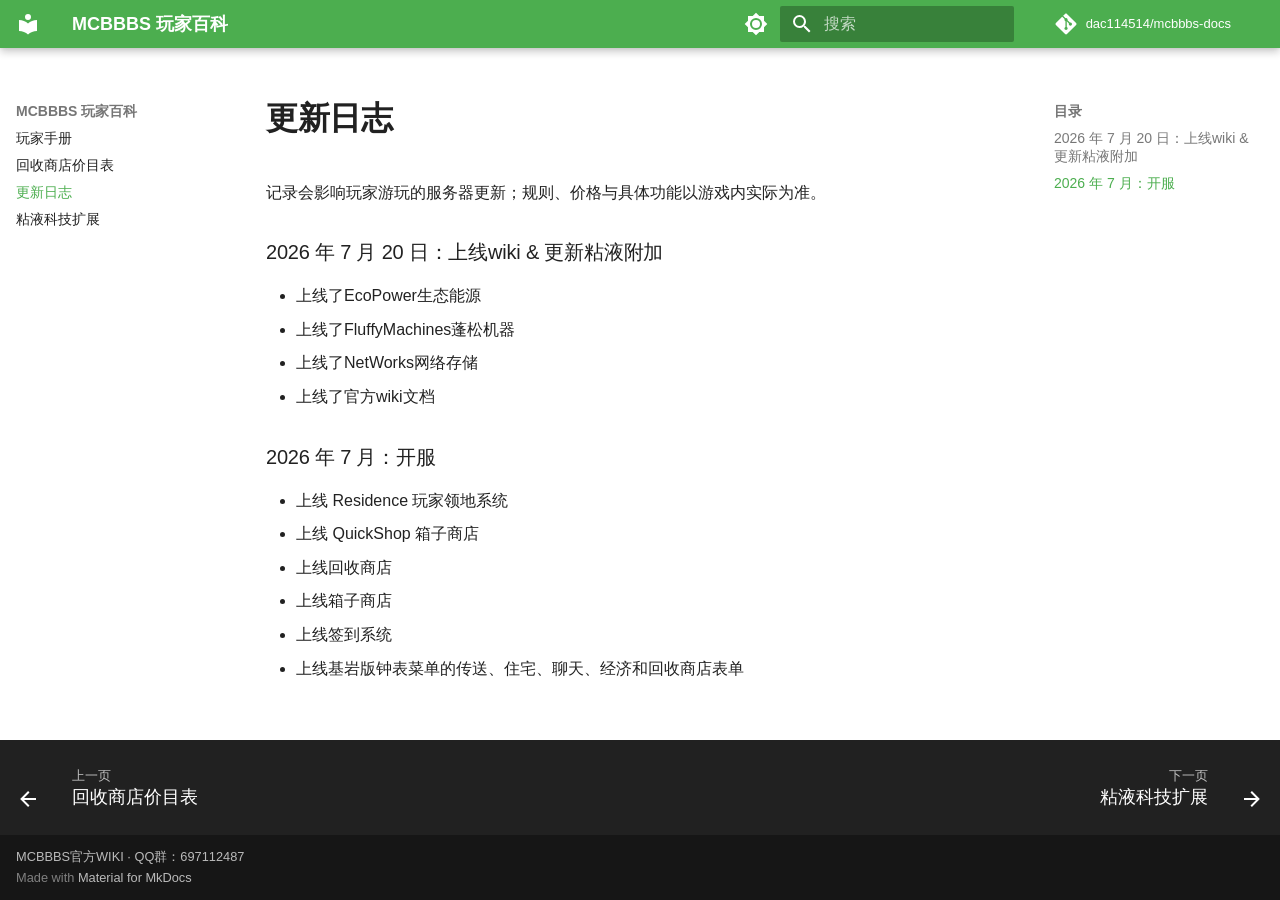
<file: updates/index.html>
<!doctype html>
<html lang="zh" class="no-js">
  <head>
    
      <meta charset="utf-8">
      <meta name="viewport" content="width=device-width,initial-scale=1">
      
        <meta name="description" content="MCBBBS 粘液生存服务器玩家手册与粘液科技扩展玩法指南">
      
      
      
        <link rel="canonical" href="https://bbbs.yunci.net/updates/">
      
      
        <link rel="prev" href="../recycle-prices/">
      
      
        <link rel="next" href="../slimefun-addons/">
      
      
        
      
      
      <link rel="icon" href="../assets/images/favicon.png">
      <meta name="generator" content="mkdocs-1.6.1, mkdocs-material-9.7.7">
    
    
      
        <title>更新日志 - MCBBBS 玩家百科</title>
      
    
    
      <link rel="stylesheet" href="../assets/stylesheets/main.ec1eaa64.min.css">
      
        
        <link rel="stylesheet" href="../assets/stylesheets/palette.ab4e12ef.min.css">
      
      


    
    
      
    
    
      
        
        
        <link rel="preconnect" href="https://fonts.gstatic.com" crossorigin>
        <link rel="stylesheet" href="https://fonts.googleapis.com/css?family=Roboto:300,300i,400,400i,700,700i%7CRoboto+Mono:400,400i,700,700i&display=fallback">
        <style>:root{--md-text-font:"Roboto";--md-code-font:"Roboto Mono"}</style>
      
    
    
      <link rel="stylesheet" href="../stylesheets/extra.css">
    
    <script>__md_scope=new URL("..",location),__md_hash=e=>[...e].reduce(((e,_)=>(e<<5)-e+_.charCodeAt(0)),0),__md_get=(e,_=localStorage,t=__md_scope)=>JSON.parse(_.getItem(t.pathname+"."+e)),__md_set=(e,_,t=localStorage,a=__md_scope)=>{try{t.setItem(a.pathname+"."+e,JSON.stringify(_))}catch(e){}}</script>
    
      

    
    
  </head>
  
  
    
    
      
    
    
    
    
    <body dir="ltr" data-md-color-scheme="default" data-md-color-primary="green" data-md-color-accent="light-green">
  
    
    <input class="md-toggle" data-md-toggle="drawer" type="checkbox" id="__drawer" autocomplete="off">
    <input class="md-toggle" data-md-toggle="search" type="checkbox" id="__search" autocomplete="off">
    <label class="md-overlay" for="__drawer"></label>
    <div data-md-component="skip">
      
        
        <a href="#更新日志" class="md-skip">
          跳转至
        </a>
      
    </div>
    <div data-md-component="announce">
      
    </div>
    
    
      

  

<header class="md-header md-header--shadow" data-md-component="header">
  <nav class="md-header__inner md-grid" aria-label="页眉">
    <a href=".." title="MCBBBS 玩家百科" class="md-header__button md-logo" aria-label="MCBBBS 玩家百科" data-md-component="logo">
      
  
  <svg xmlns="http://www.w3.org/2000/svg" viewBox="0 0 24 24"><path d="M12 8a3 3 0 0 0 3-3 3 3 0 0 0-3-3 3 3 0 0 0-3 3 3 3 0 0 0 3 3m0 3.54C9.64 9.35 6.5 8 3 8v11c3.5 0 6.64 1.35 9 3.54 2.36-2.19 5.5-3.54 9-3.54V8c-3.5 0-6.64 1.35-9 3.54"/></svg>

    </a>
    <label class="md-header__button md-icon" for="__drawer">
      
      <svg xmlns="http://www.w3.org/2000/svg" viewBox="0 0 24 24"><path d="M3 6h18v2H3zm0 5h18v2H3zm0 5h18v2H3z"/></svg>
    </label>
    <div class="md-header__title" data-md-component="header-title">
      <div class="md-header__ellipsis">
        <div class="md-header__topic">
          <span class="md-ellipsis">
            MCBBBS 玩家百科
          </span>
        </div>
        <div class="md-header__topic" data-md-component="header-topic">
          <span class="md-ellipsis">
            
              更新日志
            
          </span>
        </div>
      </div>
    </div>
    
      
        <form class="md-header__option" data-md-component="palette">
  
    
    
    
    <input class="md-option" data-md-color-media="(prefers-color-scheme: light)" data-md-color-scheme="default" data-md-color-primary="green" data-md-color-accent="light-green"  aria-label="切换到深色模式"  type="radio" name="__palette" id="__palette_0">
    
      <label class="md-header__button md-icon" title="切换到深色模式" for="__palette_1" hidden>
        <svg xmlns="http://www.w3.org/2000/svg" viewBox="0 0 24 24"><path d="M12 8a4 4 0 0 0-4 4 4 4 0 0 0 4 4 4 4 0 0 0 4-4 4 4 0 0 0-4-4m0 10a6 6 0 0 1-6-6 6 6 0 0 1 6-6 6 6 0 0 1 6 6 6 6 0 0 1-6 6m8-9.31V4h-4.69L12 .69 8.69 4H4v4.69L.69 12 4 15.31V20h4.69L12 23.31 15.31 20H20v-4.69L23.31 12z"/></svg>
      </label>
    
  
    
    
    
    <input class="md-option" data-md-color-media="(prefers-color-scheme: dark)" data-md-color-scheme="slate" data-md-color-primary="green" data-md-color-accent="light-green"  aria-label="切换到浅色模式"  type="radio" name="__palette" id="__palette_1">
    
      <label class="md-header__button md-icon" title="切换到浅色模式" for="__palette_0" hidden>
        <svg xmlns="http://www.w3.org/2000/svg" viewBox="0 0 24 24"><path d="M12 18c-.89 0-1.74-.2-2.5-.55C11.56 16.5 13 14.42 13 12s-1.44-4.5-3.5-5.45C10.26 6.2 11.11 6 12 6a6 6 0 0 1 6 6 6 6 0 0 1-6 6m8-9.31V4h-4.69L12 .69 8.69 4H4v4.69L.69 12 4 15.31V20h4.69L12 23.31 15.31 20H20v-4.69L23.31 12z"/></svg>
      </label>
    
  
</form>
      
    
    
      <script>var palette=__md_get("__palette");if(palette&&palette.color){if("(prefers-color-scheme)"===palette.color.media){var media=matchMedia("(prefers-color-scheme: light)"),input=document.querySelector(media.matches?"[data-md-color-media='(prefers-color-scheme: light)']":"[data-md-color-media='(prefers-color-scheme: dark)']");palette.color.media=input.getAttribute("data-md-color-media"),palette.color.scheme=input.getAttribute("data-md-color-scheme"),palette.color.primary=input.getAttribute("data-md-color-primary"),palette.color.accent=input.getAttribute("data-md-color-accent")}for(var[key,value]of Object.entries(palette.color))document.body.setAttribute("data-md-color-"+key,value)}</script>
    
    
    
      
      
        <label class="md-header__button md-icon" for="__search">
          
          <svg xmlns="http://www.w3.org/2000/svg" viewBox="0 0 24 24"><path d="M9.5 3A6.5 6.5 0 0 1 16 9.5c0 1.61-.59 3.09-1.56 4.23l.27.27h.79l5 5-1.5 1.5-5-5v-.79l-.27-.27A6.52 6.52 0 0 1 9.5 16 6.5 6.5 0 0 1 3 9.5 6.5 6.5 0 0 1 9.5 3m0 2C7 5 5 7 5 9.5S7 14 9.5 14 14 12 14 9.5 12 5 9.5 5"/></svg>
        </label>
        <div class="md-search" data-md-component="search" role="dialog">
  <label class="md-search__overlay" for="__search"></label>
  <div class="md-search__inner" role="search">
    <form class="md-search__form" name="search">
      <input type="text" class="md-search__input" name="query" aria-label="搜索" placeholder="搜索" autocapitalize="off" autocorrect="off" autocomplete="off" spellcheck="false" data-md-component="search-query" required>
      <label class="md-search__icon md-icon" for="__search">
        
        <svg xmlns="http://www.w3.org/2000/svg" viewBox="0 0 24 24"><path d="M9.5 3A6.5 6.5 0 0 1 16 9.5c0 1.61-.59 3.09-1.56 4.23l.27.27h.79l5 5-1.5 1.5-5-5v-.79l-.27-.27A6.52 6.52 0 0 1 9.5 16 6.5 6.5 0 0 1 3 9.5 6.5 6.5 0 0 1 9.5 3m0 2C7 5 5 7 5 9.5S7 14 9.5 14 14 12 14 9.5 12 5 9.5 5"/></svg>
        
        <svg xmlns="http://www.w3.org/2000/svg" viewBox="0 0 24 24"><path d="M20 11v2H8l5.5 5.5-1.42 1.42L4.16 12l7.92-7.92L13.5 5.5 8 11z"/></svg>
      </label>
      <nav class="md-search__options" aria-label="查找">
        
        <button type="reset" class="md-search__icon md-icon" title="清空当前内容" aria-label="清空当前内容" tabindex="-1">
          
          <svg xmlns="http://www.w3.org/2000/svg" viewBox="0 0 24 24"><path d="M19 6.41 17.59 5 12 10.59 6.41 5 5 6.41 10.59 12 5 17.59 6.41 19 12 13.41 17.59 19 19 17.59 13.41 12z"/></svg>
        </button>
      </nav>
      
        <div class="md-search__suggest" data-md-component="search-suggest"></div>
      
    </form>
    <div class="md-search__output">
      <div class="md-search__scrollwrap" tabindex="0" data-md-scrollfix>
        <div class="md-search-result" data-md-component="search-result">
          <div class="md-search-result__meta">
            正在初始化搜索引擎
          </div>
          <ol class="md-search-result__list" role="presentation"></ol>
        </div>
      </div>
    </div>
  </div>
</div>
      
    
    
      <div class="md-header__source">
        <a href="https://github.com/dac114514/mcbbbs-docs" title="前往仓库" class="md-source" data-md-component="source">
  <div class="md-source__icon md-icon">
    
    <svg xmlns="http://www.w3.org/2000/svg" viewBox="0 0 448 512"><!--! Font Awesome Free 7.1.0 by @fontawesome - https://fontawesome.com License - https://fontawesome.com/license/free (Icons: CC BY 4.0, Fonts: SIL OFL 1.1, Code: MIT License) Copyright 2025 Fonticons, Inc.--><path d="M439.6 236.1 244 40.5c-5.4-5.5-12.8-8.5-20.4-8.5s-15 3-20.4 8.4L162.5 81l51.5 51.5c27.1-9.1 52.7 16.8 43.4 43.7l49.7 49.7c34.2-11.8 61.2 31 35.5 56.7-26.5 26.5-70.2-2.9-56-37.3L240.3 199v121.9c25.3 12.5 22.3 41.8 9.1 55-6.4 6.4-15.2 10.1-24.3 10.1s-17.8-3.6-24.3-10.1c-17.6-17.6-11.1-46.9 11.2-56v-123c-20.8-8.5-24.6-30.7-18.6-45L142.6 101 8.5 235.1C3 240.6 0 247.9 0 255.5s3 15 8.5 20.4l195.6 195.7c5.4 5.4 12.7 8.4 20.4 8.4s15-3 20.4-8.4l194.7-194.7c5.4-5.4 8.4-12.8 8.4-20.4s-3-15-8.4-20.4"/></svg>
  </div>
  <div class="md-source__repository">
    dac114514/mcbbbs-docs
  </div>
</a>
      </div>
    
  </nav>
  
</header>
    
    <div class="md-container" data-md-component="container">
      
      
        
          
        
      
      <main class="md-main" data-md-component="main">
        <div class="md-main__inner md-grid">
          
            
              
              <div class="md-sidebar md-sidebar--primary" data-md-component="sidebar" data-md-type="navigation" >
                <div class="md-sidebar__scrollwrap">
                  <div class="md-sidebar__inner">
                    



<nav class="md-nav md-nav--primary" aria-label="导航栏" data-md-level="0">
  <label class="md-nav__title" for="__drawer">
    <a href=".." title="MCBBBS 玩家百科" class="md-nav__button md-logo" aria-label="MCBBBS 玩家百科" data-md-component="logo">
      
  
  <svg xmlns="http://www.w3.org/2000/svg" viewBox="0 0 24 24"><path d="M12 8a3 3 0 0 0 3-3 3 3 0 0 0-3-3 3 3 0 0 0-3 3 3 3 0 0 0 3 3m0 3.54C9.64 9.35 6.5 8 3 8v11c3.5 0 6.64 1.35 9 3.54 2.36-2.19 5.5-3.54 9-3.54V8c-3.5 0-6.64 1.35-9 3.54"/></svg>

    </a>
    MCBBBS 玩家百科
  </label>
  
    <div class="md-nav__source">
      <a href="https://github.com/dac114514/mcbbbs-docs" title="前往仓库" class="md-source" data-md-component="source">
  <div class="md-source__icon md-icon">
    
    <svg xmlns="http://www.w3.org/2000/svg" viewBox="0 0 448 512"><!--! Font Awesome Free 7.1.0 by @fontawesome - https://fontawesome.com License - https://fontawesome.com/license/free (Icons: CC BY 4.0, Fonts: SIL OFL 1.1, Code: MIT License) Copyright 2025 Fonticons, Inc.--><path d="M439.6 236.1 244 40.5c-5.4-5.5-12.8-8.5-20.4-8.5s-15 3-20.4 8.4L162.5 81l51.5 51.5c27.1-9.1 52.7 16.8 43.4 43.7l49.7 49.7c34.2-11.8 61.2 31 35.5 56.7-26.5 26.5-70.2-2.9-56-37.3L240.3 199v121.9c25.3 12.5 22.3 41.8 9.1 55-6.4 6.4-15.2 10.1-24.3 10.1s-17.8-3.6-24.3-10.1c-17.6-17.6-11.1-46.9 11.2-56v-123c-20.8-8.5-24.6-30.7-18.6-45L142.6 101 8.5 235.1C3 240.6 0 247.9 0 255.5s3 15 8.5 20.4l195.6 195.7c5.4 5.4 12.7 8.4 20.4 8.4s15-3 20.4-8.4l194.7-194.7c5.4-5.4 8.4-12.8 8.4-20.4s-3-15-8.4-20.4"/></svg>
  </div>
  <div class="md-source__repository">
    dac114514/mcbbbs-docs
  </div>
</a>
    </div>
  
  <ul class="md-nav__list" data-md-scrollfix>
    
      
      
  
  
  
  
    <li class="md-nav__item">
      <a href=".." class="md-nav__link">
        
  
  
  <span class="md-ellipsis">
    
  
    玩家手册
  

    
  </span>
  
  

      </a>
    </li>
  

    
      
      
  
  
  
  
    <li class="md-nav__item">
      <a href="../recycle-prices/" class="md-nav__link">
        
  
  
  <span class="md-ellipsis">
    
  
    回收商店价目表
  

    
  </span>
  
  

      </a>
    </li>
  

    
      
      
  
  
    
  
  
  
    <li class="md-nav__item md-nav__item--active">
      
      <input class="md-nav__toggle md-toggle" type="checkbox" id="__toc">
      
      
        
      
      
        <label class="md-nav__link md-nav__link--active" for="__toc">
          
  
  
  <span class="md-ellipsis">
    
  
    更新日志
  

    
  </span>
  
  

          <span class="md-nav__icon md-icon"></span>
        </label>
      
      <a href="./" class="md-nav__link md-nav__link--active">
        
  
  
  <span class="md-ellipsis">
    
  
    更新日志
  

    
  </span>
  
  

      </a>
      
        

<nav class="md-nav md-nav--secondary" aria-label="目录">
  
  
  
    
  
  
    <label class="md-nav__title" for="__toc">
      <span class="md-nav__icon md-icon"></span>
      目录
    </label>
    <ul class="md-nav__list" data-md-component="toc" data-md-scrollfix>
      
        <li class="md-nav__item">
  <a href="#2026-年-7-月-20-日上线wiki--更新粘液附加" class="md-nav__link">
    <span class="md-ellipsis">
      
        2026 年 7 月 20 日：上线wiki &amp; 更新粘液附加
      
    </span>
  </a>
  
</li>
      
        <li class="md-nav__item">
  <a href="#2026-年-7-月开服" class="md-nav__link">
    <span class="md-ellipsis">
      
        2026 年 7 月：开服
      
    </span>
  </a>
  
</li>
      
    </ul>
  
</nav>
      
    </li>
  

    
      
      
  
  
  
  
    <li class="md-nav__item">
      <a href="../slimefun-addons/" class="md-nav__link">
        
  
  
  <span class="md-ellipsis">
    
  
    粘液科技扩展
  

    
  </span>
  
  

      </a>
    </li>
  

    
  </ul>
</nav>
                  </div>
                </div>
              </div>
            
            
              
              <div class="md-sidebar md-sidebar--secondary" data-md-component="sidebar" data-md-type="toc" >
                <div class="md-sidebar__scrollwrap">
                  <div class="md-sidebar__inner">
                    

<nav class="md-nav md-nav--secondary" aria-label="目录">
  
  
  
    
  
  
    <label class="md-nav__title" for="__toc">
      <span class="md-nav__icon md-icon"></span>
      目录
    </label>
    <ul class="md-nav__list" data-md-component="toc" data-md-scrollfix>
      
        <li class="md-nav__item">
  <a href="#2026-年-7-月-20-日上线wiki--更新粘液附加" class="md-nav__link">
    <span class="md-ellipsis">
      
        2026 年 7 月 20 日：上线wiki &amp; 更新粘液附加
      
    </span>
  </a>
  
</li>
      
        <li class="md-nav__item">
  <a href="#2026-年-7-月开服" class="md-nav__link">
    <span class="md-ellipsis">
      
        2026 年 7 月：开服
      
    </span>
  </a>
  
</li>
      
    </ul>
  
</nav>
                  </div>
                </div>
              </div>
            
          
          
            <div class="md-content" data-md-component="content">
              
              <article class="md-content__inner md-typeset">
                
                  


  
  


<h1 id="更新日志">更新日志<a class="headerlink" href="#更新日志" title="Permanent link">&para;</a></h1>
<p>记录会影响玩家游玩的服务器更新；规则、价格与具体功能以游戏内实际为准。</p>
<h3 id="2026-年-7-月-20-日上线wiki--更新粘液附加">2026 年 7 月 20 日：上线wiki &amp; 更新粘液附加<a class="headerlink" href="#2026-年-7-月-20-日上线wiki--更新粘液附加" title="Permanent link">&para;</a></h3>
<ul>
<li>上线了EcoPower生态能源</li>
<li>上线了FluffyMachines蓬松机器</li>
<li>上线了NetWorks网络存储</li>
<li>上线了官方wiki文档</li>
</ul>
<h3 id="2026-年-7-月开服">2026 年 7 月：开服<a class="headerlink" href="#2026-年-7-月开服" title="Permanent link">&para;</a></h3>
<ul>
<li>上线 Residence 玩家领地系统</li>
<li>上线 QuickShop 箱子商店</li>
<li>上线回收商店</li>
<li>上线箱子商店</li>
<li>上线签到系统</li>
<li>上线基岩版钟表菜单的传送、住宅、聊天、经济和回收商店表单</li>
</ul>












                
              </article>
            </div>
          
          
<script>var target=document.getElementById(location.hash.slice(1));target&&target.name&&(target.checked=target.name.startsWith("__tabbed_"))</script>
        </div>
        
          <button type="button" class="md-top md-icon" data-md-component="top" hidden>
  
  <svg xmlns="http://www.w3.org/2000/svg" viewBox="0 0 24 24"><path d="M13 20h-2V8l-5.5 5.5-1.42-1.42L12 4.16l7.92 7.92-1.42 1.42L13 8z"/></svg>
  回到页面顶部
</button>
        
      </main>
      
        <footer class="md-footer">
  
    
      
      <nav class="md-footer__inner md-grid" aria-label="页脚" >
        
          
          <a href="../recycle-prices/" class="md-footer__link md-footer__link--prev" aria-label="上一页: 回收商店价目表">
            <div class="md-footer__button md-icon">
              
              <svg xmlns="http://www.w3.org/2000/svg" viewBox="0 0 24 24"><path d="M20 11v2H8l5.5 5.5-1.42 1.42L4.16 12l7.92-7.92L13.5 5.5 8 11z"/></svg>
            </div>
            <div class="md-footer__title">
              <span class="md-footer__direction">
                上一页
              </span>
              <div class="md-ellipsis">
                回收商店价目表
              </div>
            </div>
          </a>
        
        
          
          <a href="../slimefun-addons/" class="md-footer__link md-footer__link--next" aria-label="下一页: 粘液科技扩展">
            <div class="md-footer__title">
              <span class="md-footer__direction">
                下一页
              </span>
              <div class="md-ellipsis">
                粘液科技扩展
              </div>
            </div>
            <div class="md-footer__button md-icon">
              
              <svg xmlns="http://www.w3.org/2000/svg" viewBox="0 0 24 24"><path d="M4 11v2h12l-5.5 5.5 1.42 1.42L19.84 12l-7.92-7.92L10.5 5.5 16 11z"/></svg>
            </div>
          </a>
        
      </nav>
    
  
  <div class="md-footer-meta md-typeset">
    <div class="md-footer-meta__inner md-grid">
      <div class="md-copyright">
  
    <div class="md-copyright__highlight">
      MCBBBS官方WIKI · QQ群：697112487
    </div>
  
  
    Made with
    <a href="https://squidfunk.github.io/mkdocs-material/" target="_blank" rel="noopener">
      Material for MkDocs
    </a>
  
</div>
      
    </div>
  </div>
</footer>
      
    </div>
    <div class="md-dialog" data-md-component="dialog">
      <div class="md-dialog__inner md-typeset"></div>
    </div>
    
    
    
      
      
      <script id="__config" type="application/json">{"annotate": null, "base": "..", "features": ["navigation.footer", "navigation.sections", "navigation.top", "search.highlight", "search.suggest", "toc.follow"], "search": "../assets/javascripts/workers/search.2c215733.min.js", "tags": null, "translations": {"clipboard.copied": "\u5df2\u590d\u5236", "clipboard.copy": "\u590d\u5236", "search.result.more.one": "\u5728\u8be5\u9875\u4e0a\u8fd8\u6709 1 \u4e2a\u7b26\u5408\u6761\u4ef6\u7684\u7ed3\u679c", "search.result.more.other": "\u5728\u8be5\u9875\u4e0a\u8fd8\u6709 # \u4e2a\u7b26\u5408\u6761\u4ef6\u7684\u7ed3\u679c", "search.result.none": "\u6ca1\u6709\u627e\u5230\u7b26\u5408\u6761\u4ef6\u7684\u7ed3\u679c", "search.result.one": "\u627e\u5230 1 \u4e2a\u7b26\u5408\u6761\u4ef6\u7684\u7ed3\u679c", "search.result.other": "# \u4e2a\u7b26\u5408\u6761\u4ef6\u7684\u7ed3\u679c", "search.result.placeholder": "\u952e\u5165\u4ee5\u5f00\u59cb\u641c\u7d22", "search.result.term.missing": "\u7f3a\u5c11", "select.version": "\u9009\u62e9\u5f53\u524d\u7248\u672c"}, "version": null}</script>
    
    
      <script src="../assets/javascripts/bundle.d7400e89.min.js"></script>
      
    
  </body>
</html>
</file>
<file: stylesheets/extra.css>
:root {
  --md-text-font: -apple-system, BlinkMacSystemFont, "Segoe UI", "Noto Sans SC",
    "Microsoft YaHei", Arial, sans-serif;
  --md-code-font: "Cascadia Code", "JetBrains Mono", Consolas, monospace;
}

.md-grid {
  max-width: 72rem;
}

.md-typeset h1 {
  font-weight: 700;
  color: var(--md-default-fg-color);
}

.md-typeset h2 {
  border-bottom: 1px solid var(--md-default-fg-color--lightest);
  padding-bottom: 0.25rem;
}

.md-typeset table:not([class]) {
  display: table;
  width: 100%;
}

.md-typeset table:not([class]) th {
  background: color-mix(in srgb, var(--md-primary-fg-color) 12%, transparent);
  font-weight: 700;
}

.md-typeset blockquote {
  border-left-color: var(--md-primary-fg-color);
}

.md-typeset code {
  border-radius: 0.2rem;
}

@media screen and (max-width: 44.984375em) {
  .md-typeset table:not([class]) {
    display: block;
  }
}
</file>
<file: assets/stylesheets/main.ec1eaa64.min.css>
@charset "UTF-8";html{-webkit-text-size-adjust:none;-moz-text-size-adjust:none;text-size-adjust:none;box-sizing:border-box}*,:after,:before{box-sizing:inherit}@media (prefers-reduced-motion){*,:after,:before{transition:none!important}}body{margin:0}a,button,input,label{-webkit-tap-highlight-color:transparent}a{color:inherit;text-decoration:none}hr{border:0;box-sizing:initial;display:block;height:.05rem;overflow:visible;padding:0}small{font-size:80%}sub,sup{line-height:1em}img{border-style:none}table{border-collapse:initial;border-spacing:0}td,th{font-weight:400;vertical-align:top}button{background:#0000;border:0;font-family:inherit;font-size:inherit;margin:0;padding:0}input{border:0;outline:none}:root{--md-primary-fg-color:#4051b5;--md-primary-fg-color--light:#5d6cc0;--md-primary-fg-color--dark:#303fa1;--md-primary-bg-color:#fff;--md-primary-bg-color--light:#ffffffb3;--md-accent-fg-color:#526cfe;--md-accent-fg-color--transparent:#526cfe1a;--md-accent-bg-color:#fff;--md-accent-bg-color--light:#ffffffb3}[data-md-color-scheme=default]{color-scheme:light}[data-md-color-scheme=default] img[src$="#gh-dark-mode-only"],[data-md-color-scheme=default] img[src$="#only-dark"]{display:none}:root,[data-md-color-scheme=default]{--md-hue:225deg;--md-default-fg-color:#000000de;--md-default-fg-color--light:#0000008a;--md-default-fg-color--lighter:#00000052;--md-default-fg-color--lightest:#00000012;--md-default-bg-color:#fff;--md-default-bg-color--light:#ffffffb3;--md-default-bg-color--lighter:#ffffff4d;--md-default-bg-color--lightest:#ffffff1f;--md-code-fg-color:#36464e;--md-code-bg-color:#f5f5f5;--md-code-bg-color--light:#f5f5f5b3;--md-code-bg-color--lighter:#f5f5f54d;--md-code-hl-color:#4287ff;--md-code-hl-color--light:#4287ff1a;--md-code-hl-number-color:#d52a2a;--md-code-hl-special-color:#db1457;--md-code-hl-function-color:#a846b9;--md-code-hl-constant-color:#6e59d9;--md-code-hl-keyword-color:#3f6ec6;--md-code-hl-string-color:#1c7d4d;--md-code-hl-name-color:var(--md-code-fg-color);--md-code-hl-operator-color:var(--md-default-fg-color--light);--md-code-hl-punctuation-color:var(--md-default-fg-color--light);--md-code-hl-comment-color:var(--md-default-fg-color--light);--md-code-hl-generic-color:var(--md-default-fg-color--light);--md-code-hl-variable-color:var(--md-default-fg-color--light);--md-typeset-color:var(--md-default-fg-color);--md-typeset-a-color:var(--md-primary-fg-color);--md-typeset-del-color:#f5503d26;--md-typeset-ins-color:#0bd57026;--md-typeset-kbd-color:#fafafa;--md-typeset-kbd-accent-color:#fff;--md-typeset-kbd-border-color:#b8b8b8;--md-typeset-mark-color:#ffff0080;--md-typeset-table-color:#0000001f;--md-typeset-table-color--light:rgba(0,0,0,.035);--md-admonition-fg-color:var(--md-default-fg-color);--md-admonition-bg-color:var(--md-default-bg-color);--md-warning-fg-color:#000000de;--md-warning-bg-color:#ff9;--md-footer-fg-color:#fff;--md-footer-fg-color--light:#ffffffb3;--md-footer-fg-color--lighter:#ffffff73;--md-footer-bg-color:#000000de;--md-footer-bg-color--dark:#00000052;--md-shadow-z1:0 0.2rem 0.5rem #0000000d,0 0 0.05rem #0000001a;--md-shadow-z2:0 0.2rem 0.5rem #0000001a,0 0 0.05rem #00000040;--md-shadow-z3:0 0.2rem 0.5rem #0003,0 0 0.05rem #00000059}.md-icon svg{fill:currentcolor;display:block;height:1.2rem;width:1.2rem}body{-webkit-font-smoothing:antialiased;-moz-osx-font-smoothing:grayscale;--md-text-font-family:var(--md-text-font,_),-apple-system,BlinkMacSystemFont,Helvetica,Arial,sans-serif;--md-code-font-family:var(--md-code-font,_),SFMono-Regular,Consolas,Menlo,monospace}aside,body,input{font-feature-settings:"kern","liga";color:var(--md-typeset-color);font-family:var(--md-text-font-family)}code,kbd,pre{font-feature-settings:"kern";font-family:var(--md-code-font-family)}:root{--md-typeset-table-sort-icon:url('data:image/svg+xml;charset=utf-8,<svg xmlns="http://www.w3.org/2000/svg" viewBox="0 0 24 24"><path d="m18 21-4-4h3V7h-3l4-4 4 4h-3v10h3M2 19v-2h10v2M2 13v-2h7v2M2 7V5h4v2z"/></svg>');--md-typeset-table-sort-icon--asc:url('data:image/svg+xml;charset=utf-8,<svg xmlns="http://www.w3.org/2000/svg" viewBox="0 0 24 24"><path d="M19 17h3l-4 4-4-4h3V3h2M2 17h10v2H2M6 5v2H2V5m0 6h7v2H2z"/></svg>');--md-typeset-table-sort-icon--desc:url('data:image/svg+xml;charset=utf-8,<svg xmlns="http://www.w3.org/2000/svg" viewBox="0 0 24 24"><path d="M19 7h3l-4-4-4 4h3v14h2M2 17h10v2H2M6 5v2H2V5m0 6h7v2H2z"/></svg>')}.md-typeset{-webkit-print-color-adjust:exact;color-adjust:exact;font-size:.8rem;line-height:1.6;overflow-wrap:break-word}@media print{.md-typeset{font-size:.68rem}}.md-typeset blockquote,.md-typeset dl,.md-typeset figure,.md-typeset ol,.md-typeset pre,.md-typeset ul{margin-bottom:1em;margin-top:1em}.md-typeset h1{color:var(--md-default-fg-color--light);font-size:2em;line-height:1.3;margin:0 0 1.25em}.md-typeset h1,.md-typeset h2{font-weight:300;letter-spacing:-.01em}.md-typeset h2{font-size:1.5625em;line-height:1.4;margin:1.6em 0 .64em}.md-typeset h3{font-size:1.25em;font-weight:400;letter-spacing:-.01em;line-height:1.5;margin:1.6em 0 .8em}.md-typeset h2+h3{margin-top:.8em}.md-typeset h4{font-weight:700;letter-spacing:-.01em;margin:1em 0}.md-typeset h5,.md-typeset h6{color:var(--md-default-fg-color--light);font-size:.8em;font-weight:700;letter-spacing:-.01em;margin:1.25em 0}.md-typeset h5{text-transform:uppercase}.md-typeset h5 code{text-transform:none}.md-typeset hr{border-bottom:.05rem solid var(--md-default-fg-color--lightest);display:flow-root;margin:1.5em 0}.md-typeset a{color:var(--md-typeset-a-color);word-break:break-word}.md-typeset a,.md-typeset a:before{transition:color 125ms}.md-typeset a:focus,.md-typeset a:hover{color:var(--md-accent-fg-color)}.md-typeset a:focus code,.md-typeset a:hover code{background-color:var(--md-accent-fg-color--transparent);color:var(--md-accent-fg-color)}.md-typeset a code{color:var(--md-typeset-a-color)}.md-typeset a.focus-visible{outline-color:var(--md-accent-fg-color);outline-offset:.2rem}.md-typeset code,.md-typeset kbd,.md-typeset pre{color:var(--md-code-fg-color);direction:ltr;font-variant-ligatures:none;transition:background-color 125ms}@media print{.md-typeset code,.md-typeset kbd,.md-typeset pre{white-space:pre-wrap}}.md-typeset code{background-color:var(--md-code-bg-color);border-radius:.1rem;-webkit-box-decoration-break:clone;box-decoration-break:clone;font-size:.85em;padding:0 .2941176471em;transition:color 125ms,background-color 125ms;word-break:break-word}.md-typeset code:not(.focus-visible){-webkit-tap-highlight-color:transparent;outline:none}.md-typeset pre{display:flow-root;line-height:1.4;position:relative}.md-typeset pre>code{-webkit-box-decoration-break:slice;box-decoration-break:slice;box-shadow:none;display:block;margin:0;outline-color:var(--md-accent-fg-color);overflow:auto;padding:.7720588235em 1.1764705882em;scrollbar-color:var(--md-default-fg-color--lighter) #0000;scrollbar-width:thin;touch-action:auto;word-break:normal}.md-typeset pre>code:hover{scrollbar-color:var(--md-accent-fg-color) #0000}.md-typeset pre>code::-webkit-scrollbar{height:.2rem;width:.2rem}.md-typeset pre>code::-webkit-scrollbar-thumb{background-color:var(--md-default-fg-color--lighter)}.md-typeset pre>code::-webkit-scrollbar-thumb:hover{background-color:var(--md-accent-fg-color)}.md-typeset kbd{background-color:var(--md-typeset-kbd-color);border-radius:.1rem;box-shadow:0 .1rem 0 .05rem var(--md-typeset-kbd-border-color),0 .1rem 0 var(--md-typeset-kbd-border-color),0 -.1rem .2rem var(--md-typeset-kbd-accent-color) inset;color:var(--md-default-fg-color);display:inline-block;font-size:.75em;padding:0 .6666666667em;vertical-align:text-top;word-break:break-word}.md-typeset mark{background-color:var(--md-typeset-mark-color);-webkit-box-decoration-break:clone;box-decoration-break:clone;color:inherit;word-break:break-word}.md-typeset abbr{cursor:help;text-decoration:none}.md-typeset [data-preview],.md-typeset abbr{border-bottom:.05rem dotted var(--md-default-fg-color--light)}.md-typeset small{opacity:.75}[dir=ltr] .md-typeset sub,[dir=ltr] .md-typeset sup{margin-left:.078125em}[dir=rtl] .md-typeset sub,[dir=rtl] .md-typeset sup{margin-right:.078125em}[dir=ltr] .md-typeset blockquote{padding-left:.6rem}[dir=rtl] .md-typeset blockquote{padding-right:.6rem}[dir=ltr] .md-typeset blockquote{border-left:.2rem solid var(--md-default-fg-color--lighter)}[dir=rtl] .md-typeset blockquote{border-right:.2rem solid var(--md-default-fg-color--lighter)}.md-typeset blockquote{color:var(--md-default-fg-color--light);margin-left:0;margin-right:0}.md-typeset ul{list-style-type:disc}.md-typeset ul[type]{list-style-type:revert-layer}[dir=ltr] .md-typeset ol,[dir=ltr] .md-typeset ul{margin-left:.625em}[dir=rtl] .md-typeset ol,[dir=rtl] .md-typeset ul{margin-right:.625em}.md-typeset ol,.md-typeset ul{padding:0}.md-typeset ol:not([hidden]),.md-typeset ul:not([hidden]){display:flow-root}.md-typeset ol ol,.md-typeset ul ol{list-style-type:lower-alpha}.md-typeset ol ol ol,.md-typeset ul ol ol{list-style-type:lower-roman}.md-typeset ol ol ol ol,.md-typeset ul ol ol ol{list-style-type:upper-alpha}.md-typeset ol ol ol ol ol,.md-typeset ul ol ol ol ol{list-style-type:upper-roman}.md-typeset ol[type],.md-typeset ul[type]{list-style-type:revert-layer}[dir=ltr] .md-typeset ol li,[dir=ltr] .md-typeset ul li{margin-left:1.25em}[dir=rtl] .md-typeset ol li,[dir=rtl] .md-typeset ul li{margin-right:1.25em}.md-typeset ol li,.md-typeset ul li{margin-bottom:.5em}.md-typeset ol li blockquote,.md-typeset ol li p,.md-typeset ul li blockquote,.md-typeset ul li p{margin:.5em 0}.md-typeset ol li:last-child,.md-typeset ul li:last-child{margin-bottom:0}[dir=ltr] .md-typeset ol li ol,[dir=ltr] .md-typeset ol li ul,[dir=ltr] .md-typeset ul li ol,[dir=ltr] .md-typeset ul li ul{margin-left:.625em}[dir=rtl] .md-typeset ol li ol,[dir=rtl] .md-typeset ol li ul,[dir=rtl] .md-typeset ul li ol,[dir=rtl] .md-typeset ul li ul{margin-right:.625em}.md-typeset ol li ol,.md-typeset ol li ul,.md-typeset ul li ol,.md-typeset ul li ul{margin-bottom:.5em;margin-top:.5em}[dir=ltr] .md-typeset dd{margin-left:1.875em}[dir=rtl] .md-typeset dd{margin-right:1.875em}.md-typeset dd{margin-bottom:1.5em;margin-top:1em}.md-typeset img,.md-typeset svg,.md-typeset video{height:auto;max-width:100%}.md-typeset img[align=left]{margin:1em 1em 1em 0}.md-typeset img[align=right]{margin:1em 0 1em 1em}.md-typeset img[align]:only-child{margin-top:0}.md-typeset figure{display:flow-root;margin:1em auto;max-width:100%;text-align:center;width:fit-content}.md-typeset figure img{display:block;margin:0 auto}.md-typeset figcaption{font-style:italic;margin:1em auto;max-width:24rem}.md-typeset iframe{max-width:100%}.md-typeset table:not([class]){background-color:var(--md-default-bg-color);border:.05rem solid var(--md-typeset-table-color);border-radius:.1rem;display:inline-block;font-size:.64rem;max-width:100%;overflow:auto;touch-action:auto}@media print{.md-typeset table:not([class]){display:table}}.md-typeset table:not([class])+*{margin-top:1.5em}.md-typeset table:not([class]) td>:first-child,.md-typeset table:not([class]) th>:first-child{margin-top:0}.md-typeset table:not([class]) td>:last-child,.md-typeset table:not([class]) th>:last-child{margin-bottom:0}.md-typeset table:not([class]) td:not([align]),.md-typeset table:not([class]) th:not([align]){text-align:left}[dir=rtl] .md-typeset table:not([class]) td:not([align]),[dir=rtl] .md-typeset table:not([class]) th:not([align]){text-align:right}.md-typeset table:not([class]) th{font-weight:700;min-width:5rem;padding:.9375em 1.25em;vertical-align:top}.md-typeset table:not([class]) td{border-top:.05rem solid var(--md-typeset-table-color);padding:.9375em 1.25em;vertical-align:top}.md-typeset table:not([class]) tbody tr{transition:background-color 125ms}.md-typeset table:not([class]) tbody tr:hover{background-color:var(--md-typeset-table-color--light);box-shadow:0 .05rem 0 var(--md-default-bg-color) inset}.md-typeset table:not([class]) a{word-break:normal}.md-typeset table th[role=columnheader]{cursor:pointer}[dir=ltr] .md-typeset table th[role=columnheader]:after{margin-left:.5em}[dir=rtl] .md-typeset table th[role=columnheader]:after{margin-right:.5em}.md-typeset table th[role=columnheader]:after{content:"";display:inline-block;height:1.2em;-webkit-mask-image:var(--md-typeset-table-sort-icon);mask-image:var(--md-typeset-table-sort-icon);-webkit-mask-repeat:no-repeat;mask-repeat:no-repeat;-webkit-mask-size:contain;mask-size:contain;transition:background-color 125ms;vertical-align:text-bottom;width:1.2em}.md-typeset table th[role=columnheader]:hover:after{background-color:var(--md-default-fg-color--lighter)}.md-typeset table th[role=columnheader][aria-sort=ascending]:after{background-color:var(--md-default-fg-color--light);-webkit-mask-image:var(--md-typeset-table-sort-icon--asc);mask-image:var(--md-typeset-table-sort-icon--asc)}.md-typeset table th[role=columnheader][aria-sort=descending]:after{background-color:var(--md-default-fg-color--light);-webkit-mask-image:var(--md-typeset-table-sort-icon--desc);mask-image:var(--md-typeset-table-sort-icon--desc)}.md-typeset__scrollwrap{margin:1em -.8rem;overflow-x:auto;touch-action:auto}.md-typeset__table{display:inline-block;margin-bottom:.5em;padding:0 .8rem}@media print{.md-typeset__table{display:block}}html .md-typeset__table table{display:table;margin:0;overflow:hidden;width:100%}@media screen and (max-width:44.984375em){.md-content__inner>pre{margin:1em -.8rem}.md-content__inner>pre code{border-radius:0}}.md-typeset .md-author{border-radius:100%;display:block;flex-shrink:0;height:1.6rem;overflow:hidden;position:relative;transition:color 125ms,transform 125ms;width:1.6rem}.md-typeset .md-author img{display:block}.md-typeset .md-author--more{background:var(--md-default-fg-color--lightest);color:var(--md-default-fg-color--lighter);font-size:.6rem;font-weight:700;line-height:1.6rem;text-align:center}.md-typeset .md-author--long{height:2.4rem;width:2.4rem}.md-typeset a.md-author{transform:scale(1)}.md-typeset a.md-author img{border-radius:100%;filter:grayscale(100%) opacity(75%);transition:filter 125ms}.md-typeset a.md-author:focus,.md-typeset a.md-author:hover{transform:scale(1.1);z-index:1}.md-typeset a.md-author:focus img,.md-typeset a.md-author:hover img{filter:grayscale(0)}.md-banner{background-color:var(--md-footer-bg-color);color:var(--md-footer-fg-color);overflow:auto}@media print{.md-banner{display:none}}.md-banner--warning{background-color:var(--md-warning-bg-color);color:var(--md-warning-fg-color)}.md-banner__inner{font-size:.7rem;margin:.6rem auto;padding:0 .8rem}[dir=ltr] .md-banner__button{float:right}[dir=rtl] .md-banner__button{float:left}.md-banner__button{color:inherit;cursor:pointer;transition:opacity .25s}.no-js .md-banner__button{display:none}.md-banner__button:hover{opacity:.7}html{font-size:125%;height:100%;overflow-x:hidden}@media screen and (min-width:100em){html{font-size:137.5%}}@media screen and (min-width:125em){html{font-size:150%}}body{background-color:var(--md-default-bg-color);display:flex;flex-direction:column;font-size:.5rem;min-height:100%;position:relative;width:100%}@media print{body{display:block}}@media screen and (max-width:59.984375em){body[data-md-scrolllock]{position:fixed}}.md-grid{margin-left:auto;margin-right:auto;max-width:61rem}.md-container{display:flex;flex-direction:column;flex-grow:1}@media print{.md-container{display:block}}.md-main{flex-grow:1}.md-main__inner{display:flex;height:100%;margin-top:1.5rem}.md-ellipsis{overflow:hidden;text-overflow:ellipsis}.md-toggle{display:none}.md-option{height:0;opacity:0;position:absolute;width:0}.md-option:checked+label:not([hidden]){display:block}.md-option.focus-visible+label{outline-color:var(--md-accent-fg-color);outline-style:auto}.md-skip{background-color:var(--md-default-fg-color);border-radius:.1rem;color:var(--md-default-bg-color);font-size:.64rem;margin:.5rem;opacity:0;outline-color:var(--md-accent-fg-color);padding:.3rem .5rem;position:fixed;transform:translateY(.4rem);z-index:-1}.md-skip:focus{opacity:1;transform:translateY(0);transition:transform .25s cubic-bezier(.4,0,.2,1),opacity 175ms 75ms;z-index:10}@page{margin:25mm}:root{--md-clipboard-icon:url('data:image/svg+xml;charset=utf-8,<svg xmlns="http://www.w3.org/2000/svg" viewBox="0 0 24 24"><path d="M19 21H8V7h11m0-2H8a2 2 0 0 0-2 2v14a2 2 0 0 0 2 2h11a2 2 0 0 0 2-2V7a2 2 0 0 0-2-2m-3-4H4a2 2 0 0 0-2 2v14h2V3h12z"/></svg>')}.md-clipboard{border-radius:.1rem;color:var(--md-default-fg-color--lightest);cursor:pointer;height:1.5em;outline-color:var(--md-accent-fg-color);outline-offset:.1rem;transition:color .25s;width:1.5em;z-index:1}@media print{.md-clipboard{display:none}}.md-clipboard:not(.focus-visible){-webkit-tap-highlight-color:transparent;outline:none}:hover>.md-clipboard{color:var(--md-default-fg-color--light)}.md-clipboard:focus,.md-clipboard:hover{color:var(--md-accent-fg-color)}.md-clipboard:after{background-color:currentcolor;content:"";display:block;height:1.125em;margin:0 auto;-webkit-mask-image:var(--md-clipboard-icon);mask-image:var(--md-clipboard-icon);-webkit-mask-position:center;mask-position:center;-webkit-mask-repeat:no-repeat;mask-repeat:no-repeat;-webkit-mask-size:contain;mask-size:contain;width:1.125em}.md-clipboard--inline{cursor:pointer}.md-clipboard--inline code{transition:color .25s,background-color .25s}.md-clipboard--inline:focus code,.md-clipboard--inline:hover code{background-color:var(--md-accent-fg-color--transparent);color:var(--md-accent-fg-color)}:root{--md-code-select-icon:url('data:image/svg+xml;charset=utf-8,<svg xmlns="http://www.w3.org/2000/svg" viewBox="0 0 24 24"><path d="M19 19h-4v2h4c1.1 0 2-.9 2-2v-4h-2m0-12h-4v2h4v4h2V5c0-1.1-.9-2-2-2M5 5h4V3H5c-1.1 0-2 .9-2 2v4h2m0 6H3v4c0 1.1.9 2 2 2h4v-2H5zm2-4h2v2H7zm4 0h2v2h-2zm4 0h2v2h-2zM7 7h2v2H7zm4 0h2v2h-2zm4 0h2v2h-2zm-8 8h2v2H7zm4 0h2v2h-2zm4 0h2v2h-2z"/></svg>');--md-code-copy-icon:url('data:image/svg+xml;charset=utf-8,<svg xmlns="http://www.w3.org/2000/svg" viewBox="0 0 24 24"><path d="M19 21H8V7h11m0-2H8a2 2 0 0 0-2 2v14a2 2 0 0 0 2 2h11a2 2 0 0 0 2-2V7a2 2 0 0 0-2-2m-3-4H4a2 2 0 0 0-2 2v14h2V3h12z"/></svg>')}.md-typeset .md-code__content{display:grid}.md-code__nav{background-color:var(--md-code-bg-color--lighter);border-radius:.1rem;display:flex;gap:.2rem;padding:.2rem;position:absolute;right:.25em;top:.25em;transition:background-color .25s;z-index:1}:hover>.md-code__nav{background-color:var(--md-code-bg-color--light)}.md-code__button{color:var(--md-default-fg-color--lightest);cursor:pointer;display:block;height:1.5em;outline-color:var(--md-accent-fg-color);outline-offset:.1rem;transition:color .25s;width:1.5em}:hover>*>.md-code__button{color:var(--md-default-fg-color--light)}.md-code__button.focus-visible,.md-code__button:hover{color:var(--md-accent-fg-color)}.md-code__button--active{color:var(--md-default-fg-color)!important}.md-code__button:after{background-color:currentcolor;content:"";display:block;height:1.125em;margin:0 auto;-webkit-mask-position:center;mask-position:center;-webkit-mask-repeat:no-repeat;mask-repeat:no-repeat;-webkit-mask-size:contain;mask-size:contain;width:1.125em}.md-code__button[data-md-type=select]:after{-webkit-mask-image:var(--md-code-select-icon);mask-image:var(--md-code-select-icon)}.md-code__button[data-md-type=copy]:after{-webkit-mask-image:var(--md-code-copy-icon);mask-image:var(--md-code-copy-icon)}@keyframes consent{0%{opacity:0;transform:translateY(100%)}to{opacity:1;transform:translateY(0)}}@keyframes overlay{0%{opacity:0}to{opacity:1}}.md-consent__overlay{animation:overlay .25s both;-webkit-backdrop-filter:blur(.1rem);backdrop-filter:blur(.1rem);background-color:#0000008a;height:100%;opacity:1;position:fixed;top:0;width:100%;z-index:5}.md-consent__inner{animation:consent .5s cubic-bezier(.1,.7,.1,1) both;background-color:var(--md-default-bg-color);border:0;border-radius:.1rem;bottom:0;box-shadow:0 0 .2rem #0000001a,0 .2rem .4rem #0003;max-height:100%;overflow:auto;padding:0;position:fixed;width:100%;z-index:5}.md-consent__form{padding:.8rem}.md-consent__settings{display:none;margin:1em 0}input:checked+.md-consent__settings{display:block}.md-consent__controls{margin-bottom:.8rem}.md-typeset .md-consent__controls .md-button{display:inline}@media screen and (max-width:44.984375em){.md-typeset .md-consent__controls .md-button{display:block;margin-top:.4rem;text-align:center;width:100%}}.md-consent label{cursor:pointer}.md-content{flex-grow:1;min-width:0}.md-content__inner{margin:0 .8rem 1.2rem;padding-top:.6rem}@media screen and (min-width:76.25em){[dir=ltr] .md-sidebar--primary:not([hidden])~.md-content>.md-content__inner{margin-left:1.2rem}[dir=ltr] .md-sidebar--secondary:not([hidden])~.md-content>.md-content__inner,[dir=rtl] .md-sidebar--primary:not([hidden])~.md-content>.md-content__inner{margin-right:1.2rem}[dir=rtl] .md-sidebar--secondary:not([hidden])~.md-content>.md-content__inner{margin-left:1.2rem}}.md-content__inner:before{content:"";display:block;height:.4rem}.md-content__inner>:last-child{margin-bottom:0}[dir=ltr] .md-content__button{float:right}[dir=rtl] .md-content__button{float:left}[dir=ltr] .md-content__button{margin-left:.4rem}[dir=rtl] .md-content__button{margin-right:.4rem}.md-content__button{margin:.4rem 0;padding:0}@media print{.md-content__button{display:none}}.md-typeset .md-content__button{color:var(--md-default-fg-color--lighter)}.md-content__button svg{display:inline;vertical-align:top}[dir=rtl] .md-content__button svg{transform:scaleX(-1)}[dir=ltr] .md-dialog{right:.8rem}[dir=rtl] .md-dialog{left:.8rem}.md-dialog{background-color:var(--md-default-fg-color);border-radius:.1rem;bottom:.8rem;box-shadow:var(--md-shadow-z3);min-width:11.1rem;opacity:0;padding:.4rem .6rem;pointer-events:none;position:fixed;transform:translateY(100%);transition:transform 0ms .4s,opacity .4s;z-index:4}@media print{.md-dialog{display:none}}.md-dialog--active{opacity:1;pointer-events:auto;transform:translateY(0);transition:transform .4s cubic-bezier(.075,.85,.175,1),opacity .4s}.md-dialog__inner{color:var(--md-default-bg-color);font-size:.7rem}.md-feedback{margin:2em 0 1em;text-align:center}.md-feedback fieldset{border:none;margin:0;padding:0}.md-feedback__title{font-weight:700;margin:1em auto}.md-feedback__inner{position:relative}.md-feedback__list{display:flex;flex-wrap:wrap;place-content:baseline center;position:relative}.md-feedback__list:hover .md-icon:not(:disabled){color:var(--md-default-fg-color--lighter)}:disabled .md-feedback__list{min-height:1.8rem}.md-feedback__icon{color:var(--md-default-fg-color--light);cursor:pointer;flex-shrink:0;margin:0 .1rem;transition:color 125ms}.md-feedback__icon:not(:disabled).md-icon:hover{color:var(--md-accent-fg-color)}.md-feedback__icon:disabled{color:var(--md-default-fg-color--lightest);pointer-events:none}.md-feedback__note{opacity:0;position:relative;transform:translateY(.4rem);transition:transform .4s cubic-bezier(.1,.7,.1,1),opacity .15s}.md-feedback__note>*{margin:0 auto;max-width:16rem}:disabled .md-feedback__note{opacity:1;transform:translateY(0)}@media print{.md-feedback{display:none}}.md-footer{background-color:var(--md-footer-bg-color);color:var(--md-footer-fg-color)}@media print{.md-footer{display:none}}.md-footer__inner{justify-content:space-between;overflow:auto;padding:.2rem}.md-footer__inner:not([hidden]){display:flex}.md-footer__link{align-items:end;display:flex;flex-grow:0.01;margin-bottom:.4rem;margin-top:1rem;max-width:100%;outline-color:var(--md-accent-fg-color);overflow:hidden;transition:opacity .25s}.md-footer__link:focus,.md-footer__link:hover{opacity:.7}[dir=rtl] .md-footer__link svg{transform:scaleX(-1)}@media screen and (max-width:44.984375em){.md-footer__link--prev{flex-shrink:0}.md-footer__link--prev .md-footer__title{display:none}}[dir=ltr] .md-footer__link--next{margin-left:auto}[dir=rtl] .md-footer__link--next{margin-right:auto}.md-footer__link--next{text-align:right}[dir=rtl] .md-footer__link--next{text-align:left}.md-footer__title{flex-grow:1;font-size:.9rem;margin-bottom:.7rem;max-width:calc(100% - 2.4rem);padding:0 1rem;white-space:nowrap}.md-footer__button{margin:.2rem;padding:.4rem}.md-footer__direction{font-size:.64rem;opacity:.7}.md-footer-meta{background-color:var(--md-footer-bg-color--dark)}.md-footer-meta__inner{display:flex;flex-wrap:wrap;justify-content:space-between;padding:.2rem}html .md-footer-meta.md-typeset a{color:var(--md-footer-fg-color--light)}html .md-footer-meta.md-typeset a:focus,html .md-footer-meta.md-typeset a:hover{color:var(--md-footer-fg-color)}.md-copyright{color:var(--md-footer-fg-color--lighter);font-size:.64rem;margin:auto .6rem;padding:.4rem 0;width:100%}@media screen and (min-width:45em){.md-copyright{width:auto}}.md-copyright__highlight{color:var(--md-footer-fg-color--light)}.md-social{display:inline-flex;gap:.2rem;margin:0 .4rem;padding:.2rem 0 .6rem}@media screen and (min-width:45em){.md-social{padding:.6rem 0}}.md-social__link{display:inline-block;height:1.6rem;text-align:center;width:1.6rem}.md-social__link:before{line-height:1.9}.md-social__link svg{fill:currentcolor;max-height:.8rem;vertical-align:-25%}.md-typeset .md-button{border:.1rem solid;border-radius:.1rem;color:var(--md-primary-fg-color);cursor:pointer;display:inline-block;font-weight:700;padding:.625em 2em;transition:color 125ms,background-color 125ms,border-color 125ms}.md-typeset .md-button--primary{background-color:var(--md-primary-fg-color);border-color:var(--md-primary-fg-color);color:var(--md-primary-bg-color)}.md-typeset .md-button:focus,.md-typeset .md-button:hover{background-color:var(--md-accent-fg-color);border-color:var(--md-accent-fg-color);color:var(--md-accent-bg-color)}[dir=ltr] .md-typeset .md-input{border-top-left-radius:.1rem}[dir=ltr] .md-typeset .md-input,[dir=rtl] .md-typeset .md-input{border-top-right-radius:.1rem}[dir=rtl] .md-typeset .md-input{border-top-left-radius:.1rem}.md-typeset .md-input{border-bottom:.1rem solid var(--md-default-fg-color--lighter);box-shadow:var(--md-shadow-z1);font-size:.8rem;height:1.8rem;padding:0 .6rem;transition:border .25s,box-shadow .25s}.md-typeset .md-input:focus,.md-typeset .md-input:hover{border-bottom-color:var(--md-accent-fg-color);box-shadow:var(--md-shadow-z2)}.md-typeset .md-input--stretch{width:100%}.md-header{background-color:var(--md-primary-fg-color);box-shadow:0 0 .2rem #0000,0 .2rem .4rem #0000;color:var(--md-primary-bg-color);display:block;left:0;position:sticky;right:0;top:0;z-index:4}@media print{.md-header{display:none}}.md-header[hidden]{transform:translateY(-100%);transition:transform .25s cubic-bezier(.8,0,.6,1),box-shadow .25s}.md-header--shadow{box-shadow:0 0 .2rem #0000001a,0 .2rem .4rem #0003;transition:transform .25s cubic-bezier(.1,.7,.1,1),box-shadow .25s}.md-header__inner{align-items:center;display:flex;padding:0 .2rem}.md-header__button{color:currentcolor;cursor:pointer;margin:.2rem;outline-color:var(--md-accent-fg-color);padding:.4rem;position:relative;transition:opacity .25s;vertical-align:middle;z-index:1}.md-header__button:hover{opacity:.7}.md-header__button:not([hidden]){display:inline-block}.md-header__button:not(.focus-visible){-webkit-tap-highlight-color:transparent;outline:none}.md-header__button.md-logo{margin:.2rem;padding:.4rem}@media screen and (max-width:76.234375em){.md-header__button.md-logo{display:none}}.md-header__button.md-logo img,.md-header__button.md-logo svg{fill:currentcolor;display:block;height:1.2rem;width:auto}@media screen and (min-width:60em){.md-header__button[for=__search]{display:none}}.no-js .md-header__button[for=__search]{display:none}[dir=rtl] .md-header__button[for=__search] svg{transform:scaleX(-1)}@media screen and (min-width:76.25em){.md-header__button[for=__drawer]{display:none}}.md-header__topic{display:flex;max-width:100%;position:absolute;transition:transform .4s cubic-bezier(.1,.7,.1,1),opacity .15s;white-space:nowrap}.md-header__topic+.md-header__topic{opacity:0;pointer-events:none;transform:translateX(1.25rem);transition:transform .4s cubic-bezier(1,.7,.1,.1),opacity .15s;z-index:-1}[dir=rtl] .md-header__topic+.md-header__topic{transform:translateX(-1.25rem)}.md-header__topic:first-child{font-weight:700}[dir=ltr] .md-header__title{margin-left:1rem;margin-right:.4rem}[dir=rtl] .md-header__title{margin-left:.4rem;margin-right:1rem}.md-header__title{flex-grow:1;font-size:.9rem;height:2.4rem;line-height:2.4rem}.md-header__title--active .md-header__topic{opacity:0;pointer-events:none;transform:translateX(-1.25rem);transition:transform .4s cubic-bezier(1,.7,.1,.1),opacity .15s;z-index:-1}[dir=rtl] .md-header__title--active .md-header__topic{transform:translateX(1.25rem)}.md-header__title--active .md-header__topic+.md-header__topic{opacity:1;pointer-events:auto;transform:translateX(0);transition:transform .4s cubic-bezier(.1,.7,.1,1),opacity .15s;z-index:0}.md-header__title>.md-header__ellipsis{height:100%;position:relative;width:100%}.md-header__option{display:flex;flex-shrink:0;max-width:100%;transition:max-width 0ms .25s,opacity .25s .25s;white-space:nowrap}[data-md-toggle=search]:checked~.md-header .md-header__option{max-width:0;opacity:0;transition:max-width 0ms,opacity 0ms}.md-header__option>input{bottom:0}.md-header__source{display:none}@media screen and (min-width:60em){[dir=ltr] .md-header__source{margin-left:1rem}[dir=rtl] .md-header__source{margin-right:1rem}.md-header__source{display:block;max-width:11.7rem;width:11.7rem}}@media screen and (min-width:76.25em){[dir=ltr] .md-header__source{margin-left:1.4rem}[dir=rtl] .md-header__source{margin-right:1.4rem}}.md-meta{color:var(--md-default-fg-color--light);font-size:.7rem;line-height:1.3}.md-meta__list{display:inline-flex;flex-wrap:wrap;list-style:none;margin:0;padding:0}.md-meta__item:not(:last-child):after{content:"·";margin-left:.2rem;margin-right:.2rem}.md-meta__link{color:var(--md-typeset-a-color)}.md-meta__link:focus,.md-meta__link:hover{color:var(--md-accent-fg-color)}.md-draft{background-color:#ff1744;border-radius:.125em;color:#fff;display:inline-block;font-weight:700;padding-left:.5714285714em;padding-right:.5714285714em}:root{--md-nav-icon--prev:url('data:image/svg+xml;charset=utf-8,<svg xmlns="http://www.w3.org/2000/svg" viewBox="0 0 24 24"><path d="M20 11v2H8l5.5 5.5-1.42 1.42L4.16 12l7.92-7.92L13.5 5.5 8 11z"/></svg>');--md-nav-icon--next:url('data:image/svg+xml;charset=utf-8,<svg xmlns="http://www.w3.org/2000/svg" viewBox="0 0 24 24"><path d="M8.59 16.58 13.17 12 8.59 7.41 10 6l6 6-6 6z"/></svg>');--md-toc-icon:url('data:image/svg+xml;charset=utf-8,<svg xmlns="http://www.w3.org/2000/svg" viewBox="0 0 24 24"><path d="M3 9h14V7H3zm0 4h14v-2H3zm0 4h14v-2H3zm16 0h2v-2h-2zm0-10v2h2V7zm0 6h2v-2h-2z"/></svg>')}.md-nav{font-size:.7rem;line-height:1.3}.md-nav__title{color:var(--md-default-fg-color--light);display:block;font-weight:700;overflow:hidden;padding:0 .6rem;text-overflow:ellipsis}.md-nav__title .md-nav__button{display:none}.md-nav__title .md-nav__button img{height:100%;width:auto}.md-nav__title .md-nav__button.md-logo img,.md-nav__title .md-nav__button.md-logo svg{fill:currentcolor;display:block;height:2.4rem;max-width:100%;object-fit:contain;width:auto}.md-nav__list{list-style:none;margin:0;padding:0}.md-nav__link{align-items:flex-start;display:flex;gap:.4rem;margin-top:.625em;scroll-snap-align:start;transition:color 125ms}.md-nav__link--passed,.md-nav__link--passed code{color:var(--md-default-fg-color--light)}.md-nav__item .md-nav__link--active,.md-nav__item .md-nav__link--active code{color:var(--md-typeset-a-color)}.md-nav__link .md-ellipsis{position:relative}.md-nav__link .md-ellipsis code{word-break:normal}[dir=ltr] .md-nav__link .md-icon:last-child{margin-left:auto}[dir=rtl] .md-nav__link .md-icon:last-child{margin-right:auto}.md-nav__link .md-typeset{font-size:.7rem;line-height:1.3}.md-nav__link svg{fill:currentcolor;flex-shrink:0;height:1.3em;position:relative}.md-nav__link[for]:focus,.md-nav__link[for]:hover,.md-nav__link[href]:focus,.md-nav__link[href]:hover{color:var(--md-accent-fg-color);cursor:pointer}.md-nav__link[for]:focus code,.md-nav__link[for]:hover code,.md-nav__link[href]:focus code,.md-nav__link[href]:hover code{background-color:var(--md-accent-fg-color--transparent);color:var(--md-accent-fg-color)}.md-nav__link.focus-visible{outline-color:var(--md-accent-fg-color);outline-offset:.2rem}.md-nav--primary .md-nav__link[for=__toc]{display:none}.md-nav--primary .md-nav__link[for=__toc] .md-icon:after{background-color:currentcolor;display:block;height:100%;-webkit-mask-image:var(--md-toc-icon);mask-image:var(--md-toc-icon);width:100%}.md-nav--primary .md-nav__link[for=__toc]~.md-nav{display:none}.md-nav__container>.md-nav__link{margin-top:0}.md-nav__container>.md-nav__link:first-child{flex-grow:1;min-width:0}.md-nav__icon{flex-shrink:0}.md-nav__source{display:none}@media screen and (max-width:76.234375em){.md-nav--primary,.md-nav--primary .md-nav{background-color:var(--md-default-bg-color);display:flex;flex-direction:column;height:100%;left:0;position:absolute;right:0;top:0;z-index:1}.md-nav--primary .md-nav__item,.md-nav--primary .md-nav__title{font-size:.8rem;line-height:1.5}.md-nav--primary .md-nav__title{background-color:var(--md-default-fg-color--lightest);color:var(--md-default-fg-color--light);cursor:pointer;height:5.6rem;line-height:2.4rem;padding:3rem .8rem .2rem;position:relative;white-space:nowrap}[dir=ltr] .md-nav--primary .md-nav__title .md-nav__icon{left:.4rem}[dir=rtl] .md-nav--primary .md-nav__title .md-nav__icon{right:.4rem}.md-nav--primary .md-nav__title .md-nav__icon{display:block;height:1.2rem;margin:.2rem;position:absolute;top:.4rem;width:1.2rem}.md-nav--primary .md-nav__title .md-nav__icon:after{background-color:currentcolor;content:"";display:block;height:100%;-webkit-mask-image:var(--md-nav-icon--prev);mask-image:var(--md-nav-icon--prev);-webkit-mask-position:center;mask-position:center;-webkit-mask-repeat:no-repeat;mask-repeat:no-repeat;-webkit-mask-size:contain;mask-size:contain;width:100%}.md-nav--primary .md-nav__title~.md-nav__list{background-color:var(--md-default-bg-color);box-shadow:0 .05rem 0 var(--md-default-fg-color--lightest) inset;overflow-y:auto;scroll-snap-type:y mandatory;touch-action:pan-y}.md-nav--primary .md-nav__title~.md-nav__list>:first-child{border-top:0}.md-nav--primary .md-nav__title[for=__drawer]{background-color:var(--md-primary-fg-color);color:var(--md-primary-bg-color);font-weight:700}.md-nav--primary .md-nav__title .md-logo{display:block;left:.2rem;margin:.2rem;padding:.4rem;position:absolute;right:.2rem;top:.2rem}.md-nav--primary .md-nav__list{flex:1}.md-nav--primary .md-nav__item{border-top:.05rem solid var(--md-default-fg-color--lightest)}.md-nav--primary .md-nav__item--active>.md-nav__link{color:var(--md-typeset-a-color)}.md-nav--primary .md-nav__item--active>.md-nav__link:focus,.md-nav--primary .md-nav__item--active>.md-nav__link:hover{color:var(--md-accent-fg-color)}.md-nav--primary .md-nav__link{margin-top:0;padding:.6rem .8rem}.md-nav--primary .md-nav__link svg{margin-top:.1em}.md-nav--primary .md-nav__link>.md-nav__link{padding:0}[dir=ltr] .md-nav--primary .md-nav__link .md-nav__icon{margin-right:-.2rem}[dir=rtl] .md-nav--primary .md-nav__link .md-nav__icon{margin-left:-.2rem}.md-nav--primary .md-nav__link .md-nav__icon{font-size:1.2rem;height:1.2rem;width:1.2rem}.md-nav--primary .md-nav__link .md-nav__icon:after{background-color:currentcolor;content:"";display:block;height:100%;-webkit-mask-image:var(--md-nav-icon--next);mask-image:var(--md-nav-icon--next);-webkit-mask-position:center;mask-position:center;-webkit-mask-repeat:no-repeat;mask-repeat:no-repeat;-webkit-mask-size:contain;mask-size:contain;width:100%}[dir=rtl] .md-nav--primary .md-nav__icon:after{transform:scale(-1)}.md-nav--primary .md-nav--secondary .md-nav{background-color:initial;position:static}[dir=ltr] .md-nav--primary .md-nav--secondary .md-nav .md-nav__link{padding-left:1.4rem}[dir=rtl] .md-nav--primary .md-nav--secondary .md-nav .md-nav__link{padding-right:1.4rem}[dir=ltr] .md-nav--primary .md-nav--secondary .md-nav .md-nav .md-nav__link{padding-left:2rem}[dir=rtl] .md-nav--primary .md-nav--secondary .md-nav .md-nav .md-nav__link{padding-right:2rem}[dir=ltr] .md-nav--primary .md-nav--secondary .md-nav .md-nav .md-nav .md-nav__link{padding-left:2.6rem}[dir=rtl] .md-nav--primary .md-nav--secondary .md-nav .md-nav .md-nav .md-nav__link{padding-right:2.6rem}[dir=ltr] .md-nav--primary .md-nav--secondary .md-nav .md-nav .md-nav .md-nav .md-nav__link{padding-left:3.2rem}[dir=rtl] .md-nav--primary .md-nav--secondary .md-nav .md-nav .md-nav .md-nav .md-nav__link{padding-right:3.2rem}.md-nav--secondary{background-color:initial}.md-nav__toggle~.md-nav{display:flex;opacity:0;transform:translateX(100%);transition:transform .25s cubic-bezier(.8,0,.6,1),opacity 125ms 50ms}[dir=rtl] .md-nav__toggle~.md-nav{transform:translateX(-100%)}.md-nav__toggle:checked~.md-nav{opacity:1;transform:translateX(0);transition:transform .25s cubic-bezier(.4,0,.2,1),opacity 125ms 125ms}.md-nav__toggle:checked~.md-nav>.md-nav__list{backface-visibility:hidden}}@media screen and (max-width:59.984375em){.md-nav--primary .md-nav__link[for=__toc]{display:flex}.md-nav--primary .md-nav__link[for=__toc] .md-icon:after{content:""}.md-nav--primary .md-nav__link[for=__toc]+.md-nav__link{display:none}.md-nav--primary .md-nav__link[for=__toc]~.md-nav{display:flex}.md-nav__source{background-color:var(--md-primary-fg-color--dark);color:var(--md-primary-bg-color);display:block;padding:0 .2rem}}@media screen and (min-width:60em) and (max-width:76.234375em){.md-nav--integrated .md-nav__link[for=__toc]{display:flex}.md-nav--integrated .md-nav__link[for=__toc] .md-icon:after{content:""}.md-nav--integrated .md-nav__link[for=__toc]+.md-nav__link{display:none}.md-nav--integrated .md-nav__link[for=__toc]~.md-nav{display:flex}}@media screen and (min-width:60em){.md-nav{margin-bottom:-.4rem}.md-nav--secondary .md-nav__title{background:var(--md-default-bg-color);box-shadow:0 0 .4rem .4rem var(--md-default-bg-color);position:sticky;top:0;z-index:1}.md-nav--secondary .md-nav__title[for=__toc]{scroll-snap-align:start}.md-nav--secondary .md-nav__title .md-nav__icon{display:none}[dir=ltr] .md-nav--secondary .md-nav__list{padding-left:.6rem}[dir=rtl] .md-nav--secondary .md-nav__list{padding-right:.6rem}.md-nav--secondary .md-nav__list{padding-bottom:.4rem}[dir=ltr] .md-nav--secondary .md-nav__item>.md-nav__link{margin-right:.4rem}[dir=rtl] .md-nav--secondary .md-nav__item>.md-nav__link{margin-left:.4rem}}@media screen and (min-width:76.25em){.md-nav{margin-bottom:-.4rem;transition:max-height .25s cubic-bezier(.86,0,.07,1)}.md-nav--primary .md-nav__title{background:var(--md-default-bg-color);box-shadow:0 0 .4rem .4rem var(--md-default-bg-color);position:sticky;top:0;z-index:1}.md-nav--primary .md-nav__title[for=__drawer]{scroll-snap-align:start}.md-nav--primary .md-nav__title .md-nav__icon{display:none}[dir=ltr] .md-nav--primary .md-nav__list{padding-left:.6rem}[dir=rtl] .md-nav--primary .md-nav__list{padding-right:.6rem}.md-nav--primary .md-nav__list{padding-bottom:.4rem}[dir=ltr] .md-nav--primary .md-nav__item>.md-nav__link{margin-right:.4rem}[dir=rtl] .md-nav--primary .md-nav__item>.md-nav__link{margin-left:.4rem}.md-nav__toggle~.md-nav{display:grid;grid-template-rows:minmax(.4rem,0fr);opacity:0;transition:grid-template-rows .25s cubic-bezier(.86,0,.07,1),opacity .25s,visibility 0ms .25s;visibility:collapse}.md-nav__toggle~.md-nav>.md-nav__list{overflow:hidden}.md-nav__toggle.md-toggle--indeterminate~.md-nav,.md-nav__toggle:checked~.md-nav{grid-template-rows:minmax(.4rem,1fr);opacity:1;transition:grid-template-rows .25s cubic-bezier(.86,0,.07,1),opacity .15s .1s,visibility 0ms;visibility:visible}.md-nav__toggle.md-toggle--indeterminate~.md-nav{transition:none}.md-nav__item--nested>.md-nav>.md-nav__title{display:none}.md-nav__item--section{display:block;margin:1.25em 0}.md-nav__item--section:last-child{margin-bottom:0}.md-nav__item--section>.md-nav__link{font-weight:700}.md-nav__item--section>.md-nav__link[for]{color:var(--md-default-fg-color--light)}.md-nav__item--section>.md-nav__link:not(.md-nav__container){pointer-events:none}.md-nav__item--section>.md-nav__link .md-icon,.md-nav__item--section>.md-nav__link>[for]{display:none}[dir=ltr] .md-nav__item--section>.md-nav{margin-left:-.6rem}[dir=rtl] .md-nav__item--section>.md-nav{margin-right:-.6rem}.md-nav__item--section>.md-nav{display:block;opacity:1;visibility:visible}.md-nav__item--section>.md-nav>.md-nav__list>.md-nav__item{padding:0}.md-nav__icon{border-radius:100%;height:.9rem;transition:background-color .25s;width:.9rem}.md-nav__icon:hover{background-color:var(--md-accent-fg-color--transparent)}.md-nav__icon:after{background-color:currentcolor;border-radius:100%;content:"";display:inline-block;height:100%;-webkit-mask-image:var(--md-nav-icon--next);mask-image:var(--md-nav-icon--next);-webkit-mask-position:center;mask-position:center;-webkit-mask-repeat:no-repeat;mask-repeat:no-repeat;-webkit-mask-size:contain;mask-size:contain;transition:transform .25s;vertical-align:-.1rem;width:100%}[dir=rtl] .md-nav__icon:after{transform:rotate(180deg)}.md-nav__item--nested .md-nav__toggle:checked~.md-nav__link .md-nav__icon:after,.md-nav__item--nested .md-toggle--indeterminate~.md-nav__link .md-nav__icon:after{transform:rotate(90deg)}.md-nav--lifted>.md-nav__list>.md-nav__item,.md-nav--lifted>.md-nav__title{display:none}.md-nav--lifted>.md-nav__list>.md-nav__item--active{display:block}.md-nav--lifted>.md-nav__list>.md-nav__item--active>.md-nav__link{background:var(--md-default-bg-color);box-shadow:0 0 .4rem .4rem var(--md-default-bg-color);margin-top:0;position:sticky;top:0;z-index:1}.md-nav--lifted>.md-nav__list>.md-nav__item--active>.md-nav__link:not(.md-nav__container){pointer-events:none}.md-nav--lifted>.md-nav__list>.md-nav__item--active.md-nav__item--section{margin:0}[dir=ltr] .md-nav--lifted>.md-nav__list>.md-nav__item>.md-nav:not(.md-nav--secondary){margin-left:-.6rem}[dir=rtl] .md-nav--lifted>.md-nav__list>.md-nav__item>.md-nav:not(.md-nav--secondary){margin-right:-.6rem}.md-nav--lifted>.md-nav__list>.md-nav__item>[for]{color:var(--md-default-fg-color--light)}.md-nav--lifted .md-nav[data-md-level="1"]{grid-template-rows:minmax(.4rem,1fr);opacity:1;visibility:visible}[dir=ltr] .md-nav--integrated>.md-nav__list>.md-nav__item--active .md-nav--secondary{border-left:.05rem solid var(--md-primary-fg-color)}[dir=rtl] .md-nav--integrated>.md-nav__list>.md-nav__item--active .md-nav--secondary{border-right:.05rem solid var(--md-primary-fg-color)}.md-nav--integrated>.md-nav__list>.md-nav__item--active .md-nav--secondary{display:block;margin-bottom:1.25em;opacity:1;visibility:visible}.md-nav--integrated>.md-nav__list>.md-nav__item--active .md-nav--secondary>.md-nav__list{overflow:visible;padding-bottom:0}.md-nav--integrated>.md-nav__list>.md-nav__item--active .md-nav--secondary>.md-nav__title{display:none}}.md-pagination{font-size:.8rem;font-weight:700;gap:.4rem}.md-pagination,.md-pagination>*{align-items:center;display:flex;justify-content:center}.md-pagination>*{border-radius:.2rem;height:1.8rem;min-width:1.8rem;text-align:center}.md-pagination__current{background-color:var(--md-default-fg-color--lightest);color:var(--md-default-fg-color--light)}.md-pagination__link{transition:color 125ms,background-color 125ms}.md-pagination__link:focus,.md-pagination__link:hover{background-color:var(--md-accent-fg-color--transparent);color:var(--md-accent-fg-color)}.md-pagination__link:focus svg,.md-pagination__link:hover svg{color:var(--md-accent-fg-color)}.md-pagination__link.focus-visible{outline-color:var(--md-accent-fg-color);outline-offset:.2rem}.md-pagination__link svg{fill:currentcolor;color:var(--md-default-fg-color--lighter);display:block;max-height:100%;width:1.2rem}:root{--md-path-icon:url('data:image/svg+xml;charset=utf-8,<svg xmlns="http://www.w3.org/2000/svg" viewBox="0 0 24 24"><path d="M8.59 16.58 13.17 12 8.59 7.41 10 6l6 6-6 6z"/></svg>')}.md-path{font-size:.7rem;margin:0 .8rem;overflow:auto;padding-top:1.2rem}.md-path:not([hidden]){display:block}@media screen and (min-width:76.25em){.md-path{margin:0 1.2rem}}.md-path__list{align-items:center;display:flex;gap:.2rem;list-style:none;margin:0;padding:0}.md-path__item:not(:first-child){display:inline-flex;gap:.2rem;white-space:nowrap}.md-path__item:not(:first-child):before{background-color:var(--md-default-fg-color--lighter);content:"";display:inline;height:.8rem;-webkit-mask-image:var(--md-path-icon);mask-image:var(--md-path-icon);width:.8rem}.md-path__link{align-items:center;color:var(--md-default-fg-color--light);display:flex}.md-path__link:focus,.md-path__link:hover{color:var(--md-accent-fg-color)}:root{--md-post-pin-icon:url('data:image/svg+xml;charset=utf-8,<svg xmlns="http://www.w3.org/2000/svg" viewBox="0 0 24 24"><path d="M16 12V4h1V2H7v2h1v8l-2 2v2h5.2v6h1.6v-6H18v-2z"/></svg>')}.md-post__back{border-bottom:.05rem solid var(--md-default-fg-color--lightest);margin-bottom:1.2rem;padding-bottom:1.2rem}@media screen and (max-width:76.234375em){.md-post__back{display:none}}[dir=rtl] .md-post__back svg{transform:scaleX(-1)}.md-post__authors{display:flex;flex-direction:column;gap:.6rem;margin:0 .6rem 1.2rem}.md-post .md-post__meta a{transition:color 125ms}.md-post .md-post__meta a:focus,.md-post .md-post__meta a:hover{color:var(--md-accent-fg-color)}.md-post__title{color:var(--md-default-fg-color--light);font-weight:700}.md-post--excerpt{margin-bottom:3.2rem}.md-post--excerpt .md-post__header{align-items:center;display:flex;gap:.6rem;min-height:1.6rem}.md-post--excerpt .md-post__authors{align-items:center;display:inline-flex;flex-direction:row;gap:.2rem;margin:0;min-height:2.4rem}[dir=ltr] .md-post--excerpt .md-post__meta .md-meta__list{margin-right:.4rem}[dir=rtl] .md-post--excerpt .md-post__meta .md-meta__list{margin-left:.4rem}.md-post--excerpt .md-post__content>:first-child{--md-scroll-margin:6rem;margin-top:0}.md-post>.md-nav--secondary{margin:1em 0}.md-pin{background:var(--md-default-fg-color--lightest);border-radius:1rem;margin-top:-.05rem;padding:.2rem}.md-pin:after{background-color:currentcolor;content:"";display:block;height:.6rem;margin:0 auto;-webkit-mask-image:var(--md-post-pin-icon);mask-image:var(--md-post-pin-icon);-webkit-mask-position:center;mask-position:center;-webkit-mask-repeat:no-repeat;mask-repeat:no-repeat;-webkit-mask-size:contain;mask-size:contain;width:.6rem}.md-profile{align-items:center;display:flex;font-size:.7rem;gap:.6rem;line-height:1.4;width:100%}.md-profile__description{flex-grow:1}.md-content--post{display:flex}@media screen and (max-width:76.234375em){.md-content--post{flex-flow:column-reverse}}.md-content--post>.md-content__inner{flex-grow:1;min-width:0}@media screen and (min-width:76.25em){[dir=ltr] .md-content--post>.md-content__inner{margin-left:1.2rem}[dir=rtl] .md-content--post>.md-content__inner{margin-right:1.2rem}}@media screen and (max-width:76.234375em){.md-sidebar.md-sidebar--post{padding:0;position:static;width:100%}.md-sidebar.md-sidebar--post .md-sidebar__scrollwrap{overflow:visible}.md-sidebar.md-sidebar--post .md-sidebar__inner{padding:0}.md-sidebar.md-sidebar--post .md-post__meta{margin-left:.6rem;margin-right:.6rem}.md-sidebar.md-sidebar--post .md-nav__item{border:none;display:inline}.md-sidebar.md-sidebar--post .md-nav__list{display:inline-flex;flex-wrap:wrap;gap:.6rem;padding-bottom:.6rem;padding-top:.6rem}.md-sidebar.md-sidebar--post .md-nav__link{padding:0}.md-sidebar.md-sidebar--post .md-nav{height:auto;margin-bottom:0;position:static}}:root{--md-progress-value:0;--md-progress-delay:400ms}.md-progress{background:var(--md-primary-bg-color);height:.075rem;opacity:min(clamp(0,var(--md-progress-value),1),clamp(0,100 - var(--md-progress-value),1));position:fixed;top:0;transform:scaleX(calc(var(--md-progress-value)*1%));transform-origin:left;transition:transform .5s cubic-bezier(.19,1,.22,1),opacity .25s var(--md-progress-delay);width:100%;z-index:4}:root{--md-search-result-icon:url('data:image/svg+xml;charset=utf-8,<svg xmlns="http://www.w3.org/2000/svg" viewBox="0 0 24 24"><path d="M14 2H6a2 2 0 0 0-2 2v16a2 2 0 0 0 2 2h7c-.41-.25-.8-.56-1.14-.9-.33-.33-.61-.7-.86-1.1H6V4h7v5h5v1.18c.71.16 1.39.43 2 .82V8zm6.31 16.9c1.33-2.11.69-4.9-1.4-6.22-2.11-1.33-4.91-.68-6.22 1.4-1.34 2.11-.69 4.89 1.4 6.22 1.46.93 3.32.93 4.79.02L22 23.39 23.39 22zm-3.81.1a2.5 2.5 0 0 1-2.5-2.5 2.5 2.5 0 0 1 2.5-2.5 2.5 2.5 0 0 1 2.5 2.5 2.5 2.5 0 0 1-2.5 2.5"/></svg>')}.md-search{position:relative}@media screen and (min-width:60em){.md-search{padding:.2rem 0}}.no-js .md-search{display:none}.md-search__overlay{opacity:0;z-index:1}@media screen and (max-width:59.984375em){[dir=ltr] .md-search__overlay{left:-2.2rem}[dir=rtl] .md-search__overlay{right:-2.2rem}.md-search__overlay{background-color:var(--md-default-bg-color);border-radius:1rem;height:2rem;overflow:hidden;pointer-events:none;position:absolute;top:-1rem;transform-origin:center;transition:transform .3s .1s,opacity .2s .2s;width:2rem}[data-md-toggle=search]:checked~.md-header .md-search__overlay{opacity:1;transition:transform .4s,opacity .1s}}@media screen and (min-width:60em){[dir=ltr] .md-search__overlay{left:0}[dir=rtl] .md-search__overlay{right:0}.md-search__overlay{background-color:#0000008a;cursor:pointer;height:0;position:fixed;top:0;transition:width 0ms .25s,height 0ms .25s,opacity .25s;width:0}[data-md-toggle=search]:checked~.md-header .md-search__overlay{height:200vh;opacity:1;transition:width 0ms,height 0ms,opacity .25s;width:100%}}@media screen and (max-width:29.984375em){[data-md-toggle=search]:checked~.md-header .md-search__overlay{transform:scale(45)}}@media screen and (min-width:30em) and (max-width:44.984375em){[data-md-toggle=search]:checked~.md-header .md-search__overlay{transform:scale(60)}}@media screen and (min-width:45em) and (max-width:59.984375em){[data-md-toggle=search]:checked~.md-header .md-search__overlay{transform:scale(75)}}.md-search__inner{backface-visibility:hidden}@media screen and (max-width:59.984375em){[dir=ltr] .md-search__inner{left:0}[dir=rtl] .md-search__inner{right:0}.md-search__inner{height:0;opacity:0;overflow:hidden;position:fixed;top:0;transform:translateX(5%);transition:width 0ms .3s,height 0ms .3s,transform .15s cubic-bezier(.4,0,.2,1) .15s,opacity .15s .15s;width:0;z-index:2}[dir=rtl] .md-search__inner{transform:translateX(-5%)}[data-md-toggle=search]:checked~.md-header .md-search__inner{height:100%;opacity:1;transform:translateX(0);transition:width 0ms 0ms,height 0ms 0ms,transform .15s cubic-bezier(.1,.7,.1,1) .15s,opacity .15s .15s;width:100%}}@media screen and (min-width:60em){[dir=ltr] .md-search__inner{float:right}[dir=rtl] .md-search__inner{float:left}.md-search__inner{padding:.1rem 0;position:relative;transition:width .25s cubic-bezier(.1,.7,.1,1);width:11.7rem}}@media screen and (min-width:60em) and (max-width:76.234375em){[data-md-toggle=search]:checked~.md-header .md-search__inner{width:23.4rem}}@media screen and (min-width:76.25em){[data-md-toggle=search]:checked~.md-header .md-search__inner{width:34.4rem}}.md-search__form{background-color:var(--md-default-bg-color);box-shadow:0 0 .6rem #0000;height:2.4rem;position:relative;transition:color .25s,background-color .25s;z-index:2}@media screen and (min-width:60em){.md-search__form{background-color:#00000042;border-radius:.1rem;height:1.8rem}.md-search__form:hover{background-color:#ffffff1f}}[data-md-toggle=search]:checked~.md-header .md-search__form{background-color:var(--md-default-bg-color);border-radius:.1rem .1rem 0 0;box-shadow:0 0 .6rem #00000012;color:var(--md-default-fg-color)}[dir=ltr] .md-search__input{padding-left:3.6rem;padding-right:2.2rem}[dir=rtl] .md-search__input{padding-left:2.2rem;padding-right:3.6rem}.md-search__input{background:#0000;font-size:.9rem;height:100%;position:relative;text-overflow:ellipsis;width:100%;z-index:2}.md-search__input::placeholder{transition:color .25s}.md-search__input::placeholder,.md-search__input~.md-search__icon{color:var(--md-default-fg-color--light)}.md-search__input::-ms-clear{display:none}@media screen and (max-width:59.984375em){.md-search__input{font-size:.9rem;height:2.4rem;width:100%}}@media screen and (min-width:60em){[dir=ltr] .md-search__input{padding-left:2.2rem}[dir=rtl] .md-search__input{padding-right:2.2rem}.md-search__input{color:inherit;font-size:.8rem}.md-search__input::placeholder{color:var(--md-primary-bg-color--light)}.md-search__input+.md-search__icon{color:var(--md-primary-bg-color)}[data-md-toggle=search]:checked~.md-header .md-search__input{text-overflow:clip}[data-md-toggle=search]:checked~.md-header .md-search__input+.md-search__icon{color:var(--md-default-fg-color--light)}[data-md-toggle=search]:checked~.md-header .md-search__input::placeholder{color:#0000}}.md-search__icon{cursor:pointer;display:inline-block;height:1.2rem;transition:color .25s,opacity .25s;width:1.2rem}.md-search__icon:hover{opacity:.7}[dir=ltr] .md-search__icon[for=__search]{left:.5rem}[dir=rtl] .md-search__icon[for=__search]{right:.5rem}.md-search__icon[for=__search]{position:absolute;top:.3rem;z-index:2}[dir=rtl] .md-search__icon[for=__search] svg{transform:scaleX(-1)}@media screen and (max-width:59.984375em){[dir=ltr] .md-search__icon[for=__search]{left:.8rem}[dir=rtl] .md-search__icon[for=__search]{right:.8rem}.md-search__icon[for=__search]{top:.6rem}.md-search__icon[for=__search] svg:first-child{display:none}}@media screen and (min-width:60em){.md-search__icon[for=__search]{pointer-events:none}.md-search__icon[for=__search] svg:last-child{display:none}}[dir=ltr] .md-search__options{right:.5rem}[dir=rtl] .md-search__options{left:.5rem}.md-search__options{pointer-events:none;position:absolute;top:.3rem;z-index:2}@media screen and (max-width:59.984375em){[dir=ltr] .md-search__options{right:.8rem}[dir=rtl] .md-search__options{left:.8rem}.md-search__options{top:.6rem}}[dir=ltr] .md-search__options>.md-icon{margin-left:.2rem}[dir=rtl] .md-search__options>.md-icon{margin-right:.2rem}.md-search__options>.md-icon{color:var(--md-default-fg-color--light);opacity:0;transform:scale(.75);transition:transform .15s cubic-bezier(.1,.7,.1,1),opacity .15s}.md-search__options>.md-icon:not(.focus-visible){-webkit-tap-highlight-color:transparent;outline:none}[data-md-toggle=search]:checked~.md-header .md-search__input:valid~.md-search__options>.md-icon{opacity:1;pointer-events:auto;transform:scale(1)}[data-md-toggle=search]:checked~.md-header .md-search__input:valid~.md-search__options>.md-icon:hover{opacity:.7}[dir=ltr] .md-search__suggest{padding-left:3.6rem;padding-right:2.2rem}[dir=rtl] .md-search__suggest{padding-left:2.2rem;padding-right:3.6rem}.md-search__suggest{align-items:center;color:var(--md-default-fg-color--lighter);display:flex;font-size:.9rem;height:100%;opacity:0;position:absolute;top:0;transition:opacity 50ms;white-space:pre;width:100%}@media screen and (min-width:60em){[dir=ltr] .md-search__suggest{padding-left:2.2rem}[dir=rtl] .md-search__suggest{padding-right:2.2rem}.md-search__suggest{font-size:.8rem}}[data-md-toggle=search]:checked~.md-header .md-search__suggest{opacity:1;transition:opacity .3s .1s}[dir=ltr] .md-search__output{border-bottom-left-radius:.1rem}[dir=ltr] .md-search__output,[dir=rtl] .md-search__output{border-bottom-right-radius:.1rem}[dir=rtl] .md-search__output{border-bottom-left-radius:.1rem}.md-search__output{overflow:hidden;position:absolute;width:100%;z-index:1}@media screen and (max-width:59.984375em){.md-search__output{bottom:0;top:2.4rem}}@media screen and (min-width:60em){.md-search__output{opacity:0;top:1.9rem;transition:opacity .4s}[data-md-toggle=search]:checked~.md-header .md-search__output{box-shadow:var(--md-shadow-z3);opacity:1}}.md-search__scrollwrap{backface-visibility:hidden;background-color:var(--md-default-bg-color);height:100%;overflow-y:auto;touch-action:pan-y}@media (-webkit-max-device-pixel-ratio:1),(max-resolution:1dppx){.md-search__scrollwrap{transform:translateZ(0)}}@media screen and (min-width:60em) and (max-width:76.234375em){.md-search__scrollwrap{width:23.4rem}}@media screen and (min-width:76.25em){.md-search__scrollwrap{width:34.4rem}}@media screen and (min-width:60em){.md-search__scrollwrap{max-height:0;scrollbar-color:var(--md-default-fg-color--lighter) #0000;scrollbar-width:thin}[data-md-toggle=search]:checked~.md-header .md-search__scrollwrap{max-height:75vh}.md-search__scrollwrap:hover{scrollbar-color:var(--md-accent-fg-color) #0000}.md-search__scrollwrap::-webkit-scrollbar{height:.2rem;width:.2rem}.md-search__scrollwrap::-webkit-scrollbar-thumb{background-color:var(--md-default-fg-color--lighter)}.md-search__scrollwrap::-webkit-scrollbar-thumb:hover{background-color:var(--md-accent-fg-color)}}.md-search-result{color:var(--md-default-fg-color);word-break:break-word}.md-search-result__meta{background-color:var(--md-default-fg-color--lightest);color:var(--md-default-fg-color--light);font-size:.64rem;line-height:1.8rem;padding:0 .8rem;scroll-snap-align:start}@media screen and (min-width:60em){[dir=ltr] .md-search-result__meta{padding-left:2.2rem}[dir=rtl] .md-search-result__meta{padding-right:2.2rem}}.md-search-result__list{list-style:none;margin:0;padding:0;-webkit-user-select:none;user-select:none}.md-search-result__item{box-shadow:0 -.05rem var(--md-default-fg-color--lightest)}.md-search-result__item:first-child{box-shadow:none}.md-search-result__link{display:block;outline:none;scroll-snap-align:start;transition:background-color .25s}.md-search-result__link:focus,.md-search-result__link:hover{background-color:var(--md-accent-fg-color--transparent)}.md-search-result__link:last-child p:last-child{margin-bottom:.6rem}.md-search-result__more>summary{cursor:pointer;display:block;outline:none;position:sticky;scroll-snap-align:start;top:0;z-index:1}.md-search-result__more>summary::marker{display:none}.md-search-result__more>summary::-webkit-details-marker{display:none}.md-search-result__more>summary>div{color:var(--md-typeset-a-color);font-size:.64rem;padding:.75em .8rem;transition:color .25s,background-color .25s}@media screen and (min-width:60em){[dir=ltr] .md-search-result__more>summary>div{padding-left:2.2rem}[dir=rtl] .md-search-result__more>summary>div{padding-right:2.2rem}}.md-search-result__more>summary:focus>div,.md-search-result__more>summary:hover>div{background-color:var(--md-accent-fg-color--transparent);color:var(--md-accent-fg-color)}.md-search-result__more[open]>summary{background-color:var(--md-default-bg-color)}.md-search-result__article{overflow:hidden;padding:0 .8rem;position:relative}@media screen and (min-width:60em){[dir=ltr] .md-search-result__article{padding-left:2.2rem}[dir=rtl] .md-search-result__article{padding-right:2.2rem}}[dir=ltr] .md-search-result__icon{left:0}[dir=rtl] .md-search-result__icon{right:0}.md-search-result__icon{color:var(--md-default-fg-color--light);height:1.2rem;margin:.5rem;position:absolute;width:1.2rem}@media screen and (max-width:59.984375em){.md-search-result__icon{display:none}}.md-search-result__icon:after{background-color:currentcolor;content:"";display:inline-block;height:100%;-webkit-mask-image:var(--md-search-result-icon);mask-image:var(--md-search-result-icon);-webkit-mask-position:center;mask-position:center;-webkit-mask-repeat:no-repeat;mask-repeat:no-repeat;-webkit-mask-size:contain;mask-size:contain;width:100%}[dir=rtl] .md-search-result__icon:after{transform:scaleX(-1)}.md-search-result .md-typeset{color:var(--md-default-fg-color--light);font-size:.64rem;line-height:1.6}.md-search-result .md-typeset h1{color:var(--md-default-fg-color);font-size:.8rem;font-weight:400;line-height:1.4;margin:.55rem 0}.md-search-result .md-typeset h1 mark{text-decoration:none}.md-search-result .md-typeset h2{color:var(--md-default-fg-color);font-size:.64rem;font-weight:700;line-height:1.6;margin:.5em 0}.md-search-result .md-typeset h2 mark{text-decoration:none}.md-search-result__terms{color:var(--md-default-fg-color);display:block;font-size:.64rem;font-style:italic;margin:.5em 0}.md-search-result mark{background-color:initial;color:var(--md-accent-fg-color);text-decoration:underline}.md-select{position:relative;z-index:1}.md-select__inner{background-color:var(--md-default-bg-color);border-radius:.1rem;box-shadow:var(--md-shadow-z2);color:var(--md-default-fg-color);left:50%;margin-top:.2rem;max-height:0;opacity:0;position:absolute;top:calc(100% - .2rem);transform:translate3d(-50%,.3rem,0);transition:transform .25s 375ms,opacity .25s .25s,max-height 0ms .5s}.md-select:focus-within .md-select__inner,.md-select:hover .md-select__inner{max-height:10rem;opacity:1;transform:translate3d(-50%,0,0);transition:transform .25s cubic-bezier(.1,.7,.1,1),opacity .25s,max-height 0ms}.md-select__inner:after{border-bottom:.2rem solid #0000;border-bottom-color:var(--md-default-bg-color);border-left:.2rem solid #0000;border-right:.2rem solid #0000;border-top:0;content:"";height:0;left:50%;margin-left:-.2rem;margin-top:-.2rem;position:absolute;top:0;width:0}.md-select__list{border-radius:.1rem;font-size:.8rem;list-style-type:none;margin:0;max-height:inherit;overflow:auto;padding:0}.md-select__item{line-height:1.8rem}[dir=ltr] .md-select__link{padding-left:.6rem;padding-right:1.2rem}[dir=rtl] .md-select__link{padding-left:1.2rem;padding-right:.6rem}.md-select__link{cursor:pointer;display:block;outline:none;scroll-snap-align:start;transition:background-color .25s,color .25s;width:100%}.md-select__link:focus,.md-select__link:hover{color:var(--md-accent-fg-color)}.md-select__link:focus{background-color:var(--md-default-fg-color--lightest)}.md-sidebar{align-self:flex-start;flex-shrink:0;padding:1.2rem 0;position:sticky;top:2.4rem;width:12.1rem}@media print{.md-sidebar{display:none}}@media screen and (max-width:76.234375em){[dir=ltr] .md-sidebar--primary{left:-12.1rem}[dir=rtl] .md-sidebar--primary{right:-12.1rem}.md-sidebar--primary{background-color:var(--md-default-bg-color);display:block;height:100%;position:fixed;top:0;transform:translateX(0);transition:transform .25s cubic-bezier(.4,0,.2,1),box-shadow .25s;width:12.1rem;z-index:5}[data-md-toggle=drawer]:checked~.md-container .md-sidebar--primary{box-shadow:var(--md-shadow-z3);transform:translateX(12.1rem)}[dir=rtl] [data-md-toggle=drawer]:checked~.md-container .md-sidebar--primary{transform:translateX(-12.1rem)}.md-sidebar--primary .md-sidebar__scrollwrap{bottom:0;left:0;margin:0;overflow:hidden;position:absolute;right:0;scroll-snap-type:none;top:0}}@media screen and (min-width:76.25em){.md-sidebar{height:0}.no-js .md-sidebar{height:auto}.md-header--lifted~.md-container .md-sidebar{top:4.8rem}}.md-sidebar--secondary{display:none;order:2}@media screen and (min-width:60em){.md-sidebar--secondary{height:0}.no-js .md-sidebar--secondary{height:auto}.md-sidebar--secondary:not([hidden]){display:block}.md-sidebar--secondary .md-sidebar__scrollwrap{touch-action:pan-y}}.md-sidebar__scrollwrap{backface-visibility:hidden;margin:0 .2rem;overflow-y:auto;scrollbar-color:var(--md-default-fg-color--lighter) #0000}@media screen and (min-width:60em){.md-sidebar__scrollwrap{scrollbar-gutter:stable;scrollbar-width:thin}}.md-sidebar__scrollwrap::-webkit-scrollbar{height:.2rem;width:.2rem}.md-sidebar__scrollwrap:focus-within,.md-sidebar__scrollwrap:hover{scrollbar-color:var(--md-accent-fg-color) #0000}.md-sidebar__scrollwrap:focus-within::-webkit-scrollbar-thumb,.md-sidebar__scrollwrap:hover::-webkit-scrollbar-thumb{background-color:var(--md-default-fg-color--lighter)}.md-sidebar__scrollwrap:focus-within::-webkit-scrollbar-thumb:hover,.md-sidebar__scrollwrap:hover::-webkit-scrollbar-thumb:hover{background-color:var(--md-accent-fg-color)}@supports selector(::-webkit-scrollbar){.md-sidebar__scrollwrap{scrollbar-gutter:auto}[dir=ltr] .md-sidebar__inner{padding-right:calc(100% - 11.5rem)}[dir=rtl] .md-sidebar__inner{padding-left:calc(100% - 11.5rem)}}@media screen and (max-width:76.234375em){.md-overlay{background-color:#0000008a;height:0;opacity:0;position:fixed;top:0;transition:width 0ms .25s,height 0ms .25s,opacity .25s;width:0;z-index:5}[data-md-toggle=drawer]:checked~.md-overlay{height:100%;opacity:1;transition:width 0ms,height 0ms,opacity .25s;width:100%}}@keyframes facts{0%{height:0}to{height:.65rem}}@keyframes fact{0%{opacity:0;transform:translateY(100%)}50%{opacity:0}to{opacity:1;transform:translateY(0)}}:root{--md-source-forks-icon:url('data:image/svg+xml;charset=utf-8,<svg xmlns="http://www.w3.org/2000/svg" viewBox="0 0 16 16"><path d="M5 5.372v.878c0 .414.336.75.75.75h4.5a.75.75 0 0 0 .75-.75v-.878a2.25 2.25 0 1 1 1.5 0v.878a2.25 2.25 0 0 1-2.25 2.25h-1.5v2.128a2.251 2.251 0 1 1-1.5 0V8.5h-1.5A2.25 2.25 0 0 1 3.5 6.25v-.878a2.25 2.25 0 1 1 1.5 0M5 3.25a.75.75 0 1 0-1.5 0 .75.75 0 0 0 1.5 0m6.75.75a.75.75 0 1 0 0-1.5.75.75 0 0 0 0 1.5m-3 8.75a.75.75 0 1 0-1.5 0 .75.75 0 0 0 1.5 0"/></svg>');--md-source-repositories-icon:url('data:image/svg+xml;charset=utf-8,<svg xmlns="http://www.w3.org/2000/svg" viewBox="0 0 16 16"><path d="M2 2.5A2.5 2.5 0 0 1 4.5 0h8.75a.75.75 0 0 1 .75.75v12.5a.75.75 0 0 1-.75.75h-2.5a.75.75 0 0 1 0-1.5h1.75v-2h-8a1 1 0 0 0-.714 1.7.75.75 0 1 1-1.072 1.05A2.5 2.5 0 0 1 2 11.5Zm10.5-1h-8a1 1 0 0 0-1 1v6.708A2.5 2.5 0 0 1 4.5 9h8ZM5 12.25a.25.25 0 0 1 .25-.25h3.5a.25.25 0 0 1 .25.25v3.25a.25.25 0 0 1-.4.2l-1.45-1.087a.25.25 0 0 0-.3 0L5.4 15.7a.25.25 0 0 1-.4-.2Z"/></svg>');--md-source-stars-icon:url('data:image/svg+xml;charset=utf-8,<svg xmlns="http://www.w3.org/2000/svg" viewBox="0 0 16 16"><path d="M8 .25a.75.75 0 0 1 .673.418l1.882 3.815 4.21.612a.75.75 0 0 1 .416 1.279l-3.046 2.97.719 4.192a.751.751 0 0 1-1.088.791L8 12.347l-3.766 1.98a.75.75 0 0 1-1.088-.79l.72-4.194L.818 6.374a.75.75 0 0 1 .416-1.28l4.21-.611L7.327.668A.75.75 0 0 1 8 .25m0 2.445L6.615 5.5a.75.75 0 0 1-.564.41l-3.097.45 2.24 2.184a.75.75 0 0 1 .216.664l-.528 3.084 2.769-1.456a.75.75 0 0 1 .698 0l2.77 1.456-.53-3.084a.75.75 0 0 1 .216-.664l2.24-2.183-3.096-.45a.75.75 0 0 1-.564-.41z"/></svg>');--md-source-version-icon:url('data:image/svg+xml;charset=utf-8,<svg xmlns="http://www.w3.org/2000/svg" viewBox="0 0 16 16"><path d="M1 7.775V2.75C1 1.784 1.784 1 2.75 1h5.025c.464 0 .91.184 1.238.513l6.25 6.25a1.75 1.75 0 0 1 0 2.474l-5.026 5.026a1.75 1.75 0 0 1-2.474 0l-6.25-6.25A1.75 1.75 0 0 1 1 7.775m1.5 0c0 .066.026.13.073.177l6.25 6.25a.25.25 0 0 0 .354 0l5.025-5.025a.25.25 0 0 0 0-.354l-6.25-6.25a.25.25 0 0 0-.177-.073H2.75a.25.25 0 0 0-.25.25ZM6 5a1 1 0 1 1 0 2 1 1 0 0 1 0-2"/></svg>')}.md-source{backface-visibility:hidden;display:block;font-size:.65rem;line-height:1.2;outline-color:var(--md-accent-fg-color);transition:opacity .25s;white-space:nowrap}.md-source:hover{opacity:.7}.md-source__icon{display:inline-block;height:2.4rem;vertical-align:middle;width:2rem}[dir=ltr] .md-source__icon svg{margin-left:.6rem}[dir=rtl] .md-source__icon svg{margin-right:.6rem}.md-source__icon svg{margin-top:.6rem}[dir=ltr] .md-source__icon+.md-source__repository{padding-left:2rem}[dir=rtl] .md-source__icon+.md-source__repository{padding-right:2rem}[dir=ltr] .md-source__icon+.md-source__repository{margin-left:-2rem}[dir=rtl] .md-source__icon+.md-source__repository{margin-right:-2rem}[dir=ltr] .md-source__repository{margin-left:.6rem}[dir=rtl] .md-source__repository{margin-right:.6rem}.md-source__repository{display:inline-block;max-width:calc(100% - 1.2rem);overflow:hidden;text-overflow:ellipsis;vertical-align:middle}.md-source__facts{display:flex;font-size:.55rem;gap:.4rem;list-style-type:none;margin:.1rem 0 0;opacity:.75;overflow:hidden;padding:0;width:100%}.md-source__repository--active .md-source__facts{animation:facts .25s ease-in}.md-source__fact{overflow:hidden;text-overflow:ellipsis}.md-source__repository--active .md-source__fact{animation:fact .4s ease-out}[dir=ltr] .md-source__fact:before{margin-right:.1rem}[dir=rtl] .md-source__fact:before{margin-left:.1rem}.md-source__fact:before{background-color:currentcolor;content:"";display:inline-block;height:.6rem;-webkit-mask-position:center;mask-position:center;-webkit-mask-repeat:no-repeat;mask-repeat:no-repeat;-webkit-mask-size:contain;mask-size:contain;vertical-align:text-top;width:.6rem}.md-source__fact:nth-child(1n+2){flex-shrink:0}.md-source__fact--version:before{-webkit-mask-image:var(--md-source-version-icon);mask-image:var(--md-source-version-icon)}.md-source__fact--stars:before{-webkit-mask-image:var(--md-source-stars-icon);mask-image:var(--md-source-stars-icon)}.md-source__fact--forks:before{-webkit-mask-image:var(--md-source-forks-icon);mask-image:var(--md-source-forks-icon)}.md-source__fact--repositories:before{-webkit-mask-image:var(--md-source-repositories-icon);mask-image:var(--md-source-repositories-icon)}.md-source-file{margin:1em 0}[dir=ltr] .md-source-file__fact{margin-right:.6rem}[dir=rtl] .md-source-file__fact{margin-left:.6rem}.md-source-file__fact{align-items:center;color:var(--md-default-fg-color--light);display:inline-flex;font-size:.68rem;gap:.3rem}.md-source-file__fact .md-icon{flex-shrink:0;margin-bottom:.05rem}[dir=ltr] .md-source-file__fact .md-author{float:left}[dir=rtl] .md-source-file__fact .md-author{float:right}.md-source-file__fact .md-author{margin-right:.2rem}.md-source-file__fact svg{width:.9rem}:root{--md-status:url('data:image/svg+xml;charset=utf-8,<svg xmlns="http://www.w3.org/2000/svg" viewBox="0 0 24 24"><path d="M11 9h2V7h-2m1 13c-4.41 0-8-3.59-8-8s3.59-8 8-8 8 3.59 8 8-3.59 8-8 8m0-18A10 10 0 0 0 2 12a10 10 0 0 0 10 10 10 10 0 0 0 10-10A10 10 0 0 0 12 2m-1 15h2v-6h-2z"/></svg>');--md-status--new:url('data:image/svg+xml;charset=utf-8,<svg xmlns="http://www.w3.org/2000/svg" viewBox="0 0 24 24"><path d="m23 12-2.44-2.78.34-3.68-3.61-.82-1.89-3.18L12 3 8.6 1.54 6.71 4.72l-3.61.81.34 3.68L1 12l2.44 2.78-.34 3.69 3.61.82 1.89 3.18L12 21l3.4 1.46 1.89-3.18 3.61-.82-.34-3.68zm-10 5h-2v-2h2zm0-4h-2V7h2z"/></svg>');--md-status--deprecated:url('data:image/svg+xml;charset=utf-8,<svg xmlns="http://www.w3.org/2000/svg" viewBox="0 0 24 24"><path d="M9 3v1H4v2h1v13a2 2 0 0 0 2 2h10a2 2 0 0 0 2-2V6h1V4h-5V3zm0 5h2v9H9zm4 0h2v9h-2z"/></svg>');--md-status--encrypted:url('data:image/svg+xml;charset=utf-8,<svg xmlns="http://www.w3.org/2000/svg" viewBox="0 0 24 24"><path d="M12 1 3 5v6c0 5.55 3.84 10.74 9 12 5.16-1.26 9-6.45 9-12V5zm0 6c1.4 0 2.8 1.1 2.8 2.5V11c.6 0 1.2.6 1.2 1.3v3.5c0 .6-.6 1.2-1.3 1.2H9.2c-.6 0-1.2-.6-1.2-1.3v-3.5c0-.6.6-1.2 1.2-1.2V9.5C9.2 8.1 10.6 7 12 7m0 1.2c-.8 0-1.5.5-1.5 1.3V11h3V9.5c0-.8-.7-1.3-1.5-1.3"/></svg>')}.md-status:after{background-color:var(--md-default-fg-color--light);content:"";display:inline-block;height:1.125em;-webkit-mask-image:var(--md-status);mask-image:var(--md-status);-webkit-mask-position:center;mask-position:center;-webkit-mask-repeat:no-repeat;mask-repeat:no-repeat;-webkit-mask-size:contain;mask-size:contain;vertical-align:text-bottom;width:1.125em}.md-status:hover:after{background-color:currentcolor}.md-status--new:after{-webkit-mask-image:var(--md-status--new);mask-image:var(--md-status--new)}.md-status--deprecated:after{-webkit-mask-image:var(--md-status--deprecated);mask-image:var(--md-status--deprecated)}.md-status--encrypted:after{-webkit-mask-image:var(--md-status--encrypted);mask-image:var(--md-status--encrypted)}.md-tabs{background-color:var(--md-primary-fg-color);color:var(--md-primary-bg-color);display:block;line-height:1.3;overflow:auto;width:100%;z-index:3}@media print{.md-tabs{display:none}}@media screen and (max-width:76.234375em){.md-tabs{display:none}}.md-tabs[hidden]{pointer-events:none}[dir=ltr] .md-tabs__list{margin-left:.2rem}[dir=rtl] .md-tabs__list{margin-right:.2rem}.md-tabs__list{contain:content;display:flex;list-style:none;margin:0;overflow:auto;padding:0;scrollbar-width:none;white-space:nowrap}.md-tabs__list::-webkit-scrollbar{display:none}.md-tabs__item{height:2.4rem;padding-left:.6rem;padding-right:.6rem}.md-tabs__item--active .md-tabs__link{color:inherit;opacity:1}.md-tabs__link{backface-visibility:hidden;display:flex;font-size:.7rem;margin-top:.8rem;opacity:.7;outline-color:var(--md-accent-fg-color);outline-offset:.2rem;transition:transform .4s cubic-bezier(.1,.7,.1,1),opacity .25s}.md-tabs__link:focus,.md-tabs__link:hover{color:inherit;opacity:1}[dir=ltr] .md-tabs__link svg{margin-right:.4rem}[dir=rtl] .md-tabs__link svg{margin-left:.4rem}.md-tabs__link svg{fill:currentcolor;height:1.3em}.md-tabs__item:nth-child(2) .md-tabs__link{transition-delay:20ms}.md-tabs__item:nth-child(3) .md-tabs__link{transition-delay:40ms}.md-tabs__item:nth-child(4) .md-tabs__link{transition-delay:60ms}.md-tabs__item:nth-child(5) .md-tabs__link{transition-delay:80ms}.md-tabs__item:nth-child(6) .md-tabs__link{transition-delay:.1s}.md-tabs__item:nth-child(7) .md-tabs__link{transition-delay:.12s}.md-tabs__item:nth-child(8) .md-tabs__link{transition-delay:.14s}.md-tabs__item:nth-child(9) .md-tabs__link{transition-delay:.16s}.md-tabs__item:nth-child(10) .md-tabs__link{transition-delay:.18s}.md-tabs__item:nth-child(11) .md-tabs__link{transition-delay:.2s}.md-tabs__item:nth-child(12) .md-tabs__link{transition-delay:.22s}.md-tabs__item:nth-child(13) .md-tabs__link{transition-delay:.24s}.md-tabs__item:nth-child(14) .md-tabs__link{transition-delay:.26s}.md-tabs__item:nth-child(15) .md-tabs__link{transition-delay:.28s}.md-tabs__item:nth-child(16) .md-tabs__link{transition-delay:.3s}.md-tabs[hidden] .md-tabs__link{opacity:0;transform:translateY(50%);transition:transform 0ms .1s,opacity .1s}:root{--md-tag-icon:url('data:image/svg+xml;charset=utf-8,<svg xmlns="http://www.w3.org/2000/svg" viewBox="0 0 24 24"><path d="m5.41 21 .71-4h-4l.35-2h4l1.06-6h-4l.35-2h4l.71-4h2l-.71 4h6l.71-4h2l-.71 4h4l-.35 2h-4l-1.06 6h4l-.35 2h-4l-.71 4h-2l.71-4h-6l-.71 4zM9.53 9l-1.06 6h6l1.06-6z"/></svg>')}.md-typeset .md-tags:not([hidden]){display:inline-flex;flex-wrap:wrap;gap:.5em;margin-bottom:.75em;margin-top:-.125em}.md-typeset .md-tag{align-items:center;background:var(--md-default-fg-color--lightest);border-radius:2.4rem;display:inline-flex;font-size:.64rem;font-size:min(.8em,.64rem);font-weight:700;gap:.5em;letter-spacing:normal;line-height:1.6;padding:.3125em .78125em}.md-typeset .md-tag[href]{-webkit-tap-highlight-color:transparent;color:inherit;outline:none;transition:color 125ms,background-color 125ms}.md-typeset .md-tag[href]:focus,.md-typeset .md-tag[href]:hover{background-color:var(--md-accent-fg-color);color:var(--md-accent-bg-color)}[id]>.md-typeset .md-tag{vertical-align:text-top}.md-typeset .md-tag-shadow{opacity:.5}.md-typeset .md-tag-icon:before{background-color:var(--md-default-fg-color--lighter);content:"";display:inline-block;height:1.2em;-webkit-mask-image:var(--md-tag-icon);mask-image:var(--md-tag-icon);-webkit-mask-position:center;mask-position:center;-webkit-mask-repeat:no-repeat;mask-repeat:no-repeat;-webkit-mask-size:contain;mask-size:contain;transition:background-color 125ms;vertical-align:text-bottom;width:1.2em}.md-typeset .md-tag-icon[href]:focus:before,.md-typeset .md-tag-icon[href]:hover:before{background-color:var(--md-accent-bg-color)}@keyframes pulse{0%{transform:scale(.95)}75%{transform:scale(1)}to{transform:scale(.95)}}:root{--md-annotation-bg-icon:url('data:image/svg+xml;charset=utf-8,<svg xmlns="http://www.w3.org/2000/svg" viewBox="0 0 24 24"><path d="M12 2A10 10 0 0 0 2 12a10 10 0 0 0 10 10 10 10 0 0 0 10-10A10 10 0 0 0 12 2"/></svg>');--md-annotation-icon:url('data:image/svg+xml;charset=utf-8,<svg xmlns="http://www.w3.org/2000/svg" viewBox="0 0 24 24"><path d="M17 13h-4v4h-2v-4H7v-2h4V7h2v4h4m-5-9A10 10 0 0 0 2 12a10 10 0 0 0 10 10 10 10 0 0 0 10-10A10 10 0 0 0 12 2"/></svg>')}.md-tooltip{backface-visibility:hidden;background-color:var(--md-default-bg-color);border-radius:.1rem;box-shadow:var(--md-shadow-z2);color:var(--md-default-fg-color);font-family:var(--md-text-font-family);left:clamp(var(--md-tooltip-0,0rem) + .8rem,var(--md-tooltip-x),100vw + var(--md-tooltip-0,0rem) + .8rem - var(--md-tooltip-width) - 2 * .8rem);max-width:calc(100vw - 1.6rem);opacity:0;position:absolute;top:var(--md-tooltip-y);transform:translateY(-.4rem);transition:transform 0ms .25s,opacity .25s,z-index .25s;width:var(--md-tooltip-width);z-index:0}.md-tooltip--active{opacity:1;transform:translateY(0);transition:transform .25s cubic-bezier(.1,.7,.1,1),opacity .25s,z-index 0ms;z-index:2}.md-tooltip--inline{font-weight:700;-webkit-user-select:none;user-select:none;width:auto}.md-tooltip--inline:not(.md-tooltip--active){transform:translateY(.2rem) scale(.9)}.md-tooltip--inline .md-tooltip__inner{font-size:.5rem;padding:.2rem .4rem}[hidden]+.md-tooltip--inline{display:none}.focus-visible>.md-tooltip,.md-tooltip:target{outline:var(--md-accent-fg-color) auto}.md-tooltip__inner{font-size:.64rem;padding:.8rem}.md-tooltip__inner.md-typeset>:first-child{margin-top:0}.md-tooltip__inner.md-typeset>:last-child{margin-bottom:0}.md-annotation{font-style:normal;font-weight:400;outline:none;text-align:initial;vertical-align:text-bottom;white-space:normal}[dir=rtl] .md-annotation{direction:rtl}code .md-annotation{font-family:var(--md-code-font-family);font-size:inherit}.md-annotation:not([hidden]){display:inline-block;line-height:1.25}.md-annotation__index{border-radius:.01px;cursor:pointer;display:inline-block;margin-left:.4ch;margin-right:.4ch;outline:none;overflow:hidden;position:relative;-webkit-user-select:none;user-select:none;vertical-align:text-top;z-index:0}.md-annotation .md-annotation__index{transition:z-index .25s}@media screen{.md-annotation__index{width:2.2ch}[data-md-visible]>.md-annotation__index{animation:pulse 2s infinite}.md-annotation__index:before{background:var(--md-default-bg-color);-webkit-mask-image:var(--md-annotation-bg-icon);mask-image:var(--md-annotation-bg-icon)}.md-annotation__index:after,.md-annotation__index:before{content:"";height:2.2ch;-webkit-mask-position:center;mask-position:center;-webkit-mask-repeat:no-repeat;mask-repeat:no-repeat;-webkit-mask-size:contain;mask-size:contain;position:absolute;top:-.1ch;width:2.2ch;z-index:-1}.md-annotation__index:after{background-color:var(--md-default-fg-color--lighter);-webkit-mask-image:var(--md-annotation-icon);mask-image:var(--md-annotation-icon);transform:scale(1.0001);transition:background-color .25s,transform .25s}.md-tooltip--active+.md-annotation__index:after{transform:rotate(45deg)}.md-tooltip--active+.md-annotation__index:after,:hover>.md-annotation__index:after{background-color:var(--md-accent-fg-color)}}.md-tooltip--active+.md-annotation__index{animation-play-state:paused;transition-duration:0ms;z-index:2}.md-annotation__index [data-md-annotation-id]{display:inline-block}@media print{.md-annotation__index [data-md-annotation-id]{background:var(--md-default-fg-color--lighter);border-radius:2ch;color:var(--md-default-bg-color);font-weight:700;padding:0 .6ch;white-space:nowrap}.md-annotation__index [data-md-annotation-id]:after{content:attr(data-md-annotation-id)}}.md-typeset .md-annotation-list{counter-reset:annotation;list-style:none!important}.md-typeset .md-annotation-list li{position:relative}[dir=ltr] .md-typeset .md-annotation-list li:before{left:-2.125em}[dir=rtl] .md-typeset .md-annotation-list li:before{right:-2.125em}.md-typeset .md-annotation-list li:before{background:var(--md-default-fg-color--lighter);border-radius:2ch;color:var(--md-default-bg-color);content:counter(annotation);counter-increment:annotation;font-size:.8875em;font-weight:700;height:2ch;line-height:1.25;min-width:2ch;padding:0 .6ch;position:absolute;text-align:center;top:.25em}:root{--md-tooltip-width:20rem;--md-tooltip-tail:0.3rem}.md-tooltip2{backface-visibility:hidden;color:var(--md-default-fg-color);font-family:var(--md-text-font-family);opacity:0;pointer-events:none;position:absolute;top:calc(var(--md-tooltip-host-y) + var(--md-tooltip-y));transform:translateY(-.4rem);transform-origin:calc(var(--md-tooltip-host-x) + var(--md-tooltip-x)) 0;transition:transform 0ms .25s,opacity .25s,z-index .25s;width:100%;z-index:0}.md-tooltip2:before{border-left:var(--md-tooltip-tail) solid #0000;border-right:var(--md-tooltip-tail) solid #0000;content:"";display:block;left:clamp(1.5 * .8rem,var(--md-tooltip-host-x) + var(--md-tooltip-x) - var(--md-tooltip-tail),100vw - 2 * var(--md-tooltip-tail) - 1.5 * .8rem);position:absolute;z-index:1}.md-tooltip2--top:before{border-top:var(--md-tooltip-tail) solid var(--md-default-bg-color);bottom:calc(var(--md-tooltip-tail)*-1 + .025rem);filter:drop-shadow(0 1px 0 hsla(0,0%,0%,.05))}.md-tooltip2--bottom:before{border-bottom:var(--md-tooltip-tail) solid var(--md-default-bg-color);filter:drop-shadow(0 -1px 0 hsla(0,0%,0%,.05));top:calc(var(--md-tooltip-tail)*-1 + .025rem)}.md-tooltip2--active{opacity:1;transform:translateY(0);transition:transform .4s cubic-bezier(0,1,.5,1),opacity .25s,z-index 0ms;z-index:2}.md-tooltip2__inner{scrollbar-gutter:stable;background-color:var(--md-default-bg-color);border-radius:.1rem;box-shadow:var(--md-shadow-z2);left:clamp(.8rem,var(--md-tooltip-host-x) - .8rem,100vw - var(--md-tooltip-width) - .8rem);max-height:40vh;max-width:calc(100vw - 1.6rem);position:relative;scrollbar-width:thin}.md-tooltip2__inner::-webkit-scrollbar{height:.2rem;width:.2rem}.md-tooltip2__inner::-webkit-scrollbar-thumb{background-color:var(--md-default-fg-color--lighter)}.md-tooltip2__inner::-webkit-scrollbar-thumb:hover{background-color:var(--md-accent-fg-color)}[role=dialog]>.md-tooltip2__inner{font-size:.64rem;overflow:auto;padding:0 .8rem;pointer-events:auto;width:var(--md-tooltip-width)}[role=dialog]>.md-tooltip2__inner:after,[role=dialog]>.md-tooltip2__inner:before{content:"";display:block;height:.8rem;position:sticky;width:100%;z-index:10}[role=dialog]>.md-tooltip2__inner:before{background:linear-gradient(var(--md-default-bg-color),#0000 75%);top:0}[role=dialog]>.md-tooltip2__inner:after{background:linear-gradient(#0000,var(--md-default-bg-color) 75%);bottom:0}[role=tooltip]>.md-tooltip2__inner{font-size:.5rem;font-weight:700;left:clamp(.8rem,var(--md-tooltip-host-x) + var(--md-tooltip-x) - var(--md-tooltip-width)/2,100vw - var(--md-tooltip-width) - .8rem);max-width:min(100vw - 2 * .8rem,400px);padding:.2rem .4rem;-webkit-user-select:none;user-select:none;width:fit-content}.md-tooltip2__inner.md-typeset>:first-child{margin-top:0}.md-tooltip2__inner.md-typeset>:last-child{margin-bottom:0}[dir=ltr] .md-top{margin-left:50%}[dir=rtl] .md-top{margin-right:50%}.md-top{background-color:var(--md-default-bg-color);border-radius:1.6rem;box-shadow:var(--md-shadow-z2);color:var(--md-default-fg-color--light);cursor:pointer;display:block;font-size:.7rem;outline:none;padding:.4rem .8rem;position:fixed;top:3.2rem;transform:translate(-50%);transition:color 125ms,background-color 125ms,transform 125ms cubic-bezier(.4,0,.2,1),opacity 125ms;z-index:2}@media print{.md-top{display:none}}[dir=rtl] .md-top{transform:translate(50%)}.md-top[hidden]{opacity:0;pointer-events:none;transform:translate(-50%,.2rem);transition-duration:0ms}[dir=rtl] .md-top[hidden]{transform:translate(50%,.2rem)}.md-top:focus,.md-top:hover{background-color:var(--md-accent-fg-color);color:var(--md-accent-bg-color)}.md-top svg{display:inline-block;vertical-align:-.5em}@keyframes hoverfix{0%{pointer-events:none}}:root{--md-version-icon:url('data:image/svg+xml;charset=utf-8,<svg xmlns="http://www.w3.org/2000/svg" viewBox="0 0 320 512"><!--! Font Awesome Free 7.1.0 by @fontawesome - https://fontawesome.com License - https://fontawesome.com/license/free (Icons: CC BY 4.0, Fonts: SIL OFL 1.1, Code: MIT License) Copyright 2025 Fonticons, Inc.--><path d="M140.3 376.8c12.6 10.2 31.1 9.5 42.8-2.2l128-128c9.2-9.2 11.9-22.9 6.9-34.9S301.4 192 288.5 192h-256c-12.9 0-24.6 7.8-29.6 19.8s-2.2 25.7 7 34.8l128 128z"/></svg>')}.md-version{flex-shrink:0;font-size:.8rem;height:2.4rem}[dir=ltr] .md-version__current{margin-left:1.4rem;margin-right:.4rem}[dir=rtl] .md-version__current{margin-left:.4rem;margin-right:1.4rem}.md-version__current{color:inherit;cursor:pointer;outline:none;position:relative;top:.05rem}[dir=ltr] .md-version__current:after{margin-left:.4rem}[dir=rtl] .md-version__current:after{margin-right:.4rem}.md-version__current:after{background-color:currentcolor;content:"";display:inline-block;height:.6rem;-webkit-mask-image:var(--md-version-icon);mask-image:var(--md-version-icon);-webkit-mask-position:center;mask-position:center;-webkit-mask-repeat:no-repeat;mask-repeat:no-repeat;-webkit-mask-size:contain;mask-size:contain;width:.4rem}.md-version__alias{margin-left:.3rem;opacity:.7}.md-version__list{background-color:var(--md-default-bg-color);border-radius:.1rem;box-shadow:var(--md-shadow-z2);color:var(--md-default-fg-color);list-style-type:none;margin:.2rem .8rem;max-height:0;opacity:0;overflow:auto;padding:0;position:absolute;scroll-snap-type:y mandatory;top:.15rem;transition:max-height 0ms .5s,opacity .25s .25s;z-index:3}.md-version:focus-within .md-version__list,.md-version:hover .md-version__list{max-height:10rem;opacity:1;transition:max-height 0ms,opacity .25s}@media (hover:none),(pointer:coarse){.md-version:hover .md-version__list{animation:hoverfix .25s forwards}.md-version:focus-within .md-version__list{animation:none}}.md-version__item{line-height:1.8rem}[dir=ltr] .md-version__link{padding-left:.6rem;padding-right:1.2rem}[dir=rtl] .md-version__link{padding-left:1.2rem;padding-right:.6rem}.md-version__link{cursor:pointer;display:block;outline:none;scroll-snap-align:start;transition:color .25s,background-color .25s;white-space:nowrap;width:100%}.md-version__link:focus,.md-version__link:hover{color:var(--md-accent-fg-color)}.md-version__link:focus{background-color:var(--md-default-fg-color--lightest)}:root{--md-admonition-icon--note:url('data:image/svg+xml;charset=utf-8,<svg xmlns="http://www.w3.org/2000/svg" viewBox="0 0 24 24"><path d="M12 2C6.47 2 2 6.47 2 12s4.47 10 10 10 10-4.47 10-10S17.53 2 12 2m3.1 5.07c.14 0 .28.05.4.16l1.27 1.27c.23.22.23.57 0 .78l-1 1-2.05-2.05 1-1c.1-.11.24-.16.38-.16m-1.97 1.74 2.06 2.06-6.06 6.06H7.07v-2.06z"/></svg>');--md-admonition-icon--abstract:url('data:image/svg+xml;charset=utf-8,<svg xmlns="http://www.w3.org/2000/svg" viewBox="0 0 24 24"><path d="M17 9H7V7h10m0 6H7v-2h10m-3 6H7v-2h7M12 3a1 1 0 0 1 1 1 1 1 0 0 1-1 1 1 1 0 0 1-1-1 1 1 0 0 1 1-1m7 0h-4.18C14.4 1.84 13.3 1 12 1s-2.4.84-2.82 2H5a2 2 0 0 0-2 2v14a2 2 0 0 0 2 2h14a2 2 0 0 0 2-2V5a2 2 0 0 0-2-2"/></svg>');--md-admonition-icon--info:url('data:image/svg+xml;charset=utf-8,<svg xmlns="http://www.w3.org/2000/svg" viewBox="0 0 24 24"><path d="M13 9h-2V7h2m0 10h-2v-6h2m-1-9A10 10 0 0 0 2 12a10 10 0 0 0 10 10 10 10 0 0 0 10-10A10 10 0 0 0 12 2"/></svg>');--md-admonition-icon--tip:url('data:image/svg+xml;charset=utf-8,<svg xmlns="http://www.w3.org/2000/svg" viewBox="0 0 24 24"><path d="M17.66 11.2c-.23-.3-.51-.56-.77-.82-.67-.6-1.43-1.03-2.07-1.66C13.33 7.26 13 4.85 13.95 3c-.95.23-1.78.75-2.49 1.32-2.59 2.08-3.61 5.75-2.39 8.9.04.1.08.2.08.33 0 .22-.15.42-.35.5-.23.1-.47.04-.66-.12a.6.6 0 0 1-.14-.17c-1.13-1.43-1.31-3.48-.55-5.12C5.78 10 4.87 12.3 5 14.47c.06.5.12 1 .29 1.5.14.6.41 1.2.71 1.73 1.08 1.73 2.95 2.97 4.96 3.22 2.14.27 4.43-.12 6.07-1.6 1.83-1.66 2.47-4.32 1.53-6.6l-.13-.26c-.21-.46-.77-1.26-.77-1.26m-3.16 6.3c-.28.24-.74.5-1.1.6-1.12.4-2.24-.16-2.9-.82 1.19-.28 1.9-1.16 2.11-2.05.17-.8-.15-1.46-.28-2.23-.12-.74-.1-1.37.17-2.06.19.38.39.76.63 1.06.77 1 1.98 1.44 2.24 2.8.04.14.06.28.06.43.03.82-.33 1.72-.93 2.27"/></svg>');--md-admonition-icon--success:url('data:image/svg+xml;charset=utf-8,<svg xmlns="http://www.w3.org/2000/svg" viewBox="0 0 24 24"><path d="M21 7 9 19l-5.5-5.5 1.41-1.41L9 16.17 19.59 5.59z"/></svg>');--md-admonition-icon--question:url('data:image/svg+xml;charset=utf-8,<svg xmlns="http://www.w3.org/2000/svg" viewBox="0 0 24 24"><path d="m15.07 11.25-.9.92C13.45 12.89 13 13.5 13 15h-2v-.5c0-1.11.45-2.11 1.17-2.83l1.24-1.26c.37-.36.59-.86.59-1.41a2 2 0 0 0-2-2 2 2 0 0 0-2 2H8a4 4 0 0 1 4-4 4 4 0 0 1 4 4 3.2 3.2 0 0 1-.93 2.25M13 19h-2v-2h2M12 2A10 10 0 0 0 2 12a10 10 0 0 0 10 10 10 10 0 0 0 10-10c0-5.53-4.5-10-10-10"/></svg>');--md-admonition-icon--warning:url('data:image/svg+xml;charset=utf-8,<svg xmlns="http://www.w3.org/2000/svg" viewBox="0 0 24 24"><path d="M13 14h-2V9h2m0 9h-2v-2h2M1 21h22L12 2z"/></svg>');--md-admonition-icon--failure:url('data:image/svg+xml;charset=utf-8,<svg xmlns="http://www.w3.org/2000/svg" viewBox="0 0 24 24"><path d="M19 6.41 17.59 5 12 10.59 6.41 5 5 6.41 10.59 12 5 17.59 6.41 19 12 13.41 17.59 19 19 17.59 13.41 12z"/></svg>');--md-admonition-icon--danger:url('data:image/svg+xml;charset=utf-8,<svg xmlns="http://www.w3.org/2000/svg" viewBox="0 0 24 24"><path d="m11.5 20 4.86-9.73H13V4l-5 9.73h3.5zM12 2c2.75 0 5.1 1 7.05 2.95S22 9.25 22 12s-1 5.1-2.95 7.05S14.75 22 12 22s-5.1-1-7.05-2.95S2 14.75 2 12s1-5.1 2.95-7.05S9.25 2 12 2"/></svg>');--md-admonition-icon--bug:url('data:image/svg+xml;charset=utf-8,<svg xmlns="http://www.w3.org/2000/svg" viewBox="0 0 24 24"><path d="M11 13h2v1h-2zm10-8v6c0 5.5-3.8 10.7-9 12-5.2-1.3-9-6.5-9-12V5l9-4zm-4 5h-2.2c-.2-.6-.6-1.1-1.1-1.5l1.2-1.2-.7-.7L12.8 8H12c-.2 0-.5 0-.7.1L9.9 6.6l-.8.8 1.2 1.2c-.5.3-.9.8-1.1 1.4H7v1h2v1H7v1h2v1H7v1h2.2c.4 1.2 1.5 2 2.8 2s2.4-.8 2.8-2H17v-1h-2v-1h2v-1h-2v-1h2zm-6 2h2v-1h-2z"/></svg>');--md-admonition-icon--example:url('data:image/svg+xml;charset=utf-8,<svg xmlns="http://www.w3.org/2000/svg" viewBox="0 0 24 24"><path d="M7 2v2h1v14a4 4 0 0 0 4 4 4 4 0 0 0 4-4V4h1V2zm4 14c-.6 0-1-.4-1-1s.4-1 1-1 1 .4 1 1-.4 1-1 1m2-4c-.6 0-1-.4-1-1s.4-1 1-1 1 .4 1 1-.4 1-1 1m1-5h-4V4h4z"/></svg>');--md-admonition-icon--quote:url('data:image/svg+xml;charset=utf-8,<svg xmlns="http://www.w3.org/2000/svg" viewBox="0 0 24 24"><path d="M14 17h3l2-4V7h-6v6h3M6 17h3l2-4V7H5v6h3z"/></svg>')}.md-typeset .admonition,.md-typeset details{background-color:var(--md-admonition-bg-color);border:.075rem solid #448aff;border-radius:.2rem;box-shadow:var(--md-shadow-z1);color:var(--md-admonition-fg-color);display:flow-root;font-size:.64rem;margin:1.5625em 0;padding:0 .6rem;page-break-inside:avoid;transition:box-shadow 125ms}@media print{.md-typeset .admonition,.md-typeset details{box-shadow:none}}.md-typeset .admonition:focus-within,.md-typeset details:focus-within{box-shadow:0 0 0 .2rem #448aff1a}.md-typeset .admonition>*,.md-typeset details>*{box-sizing:border-box}.md-typeset .admonition .admonition,.md-typeset .admonition details,.md-typeset details .admonition,.md-typeset details details{margin-bottom:1em;margin-top:1em}.md-typeset .admonition .md-typeset__scrollwrap,.md-typeset details .md-typeset__scrollwrap{margin:1em -.6rem}.md-typeset .admonition .md-typeset__table,.md-typeset details .md-typeset__table{padding:0 .6rem}.md-typeset .admonition>.tabbed-set:only-child,.md-typeset details>.tabbed-set:only-child{margin-top:0}html .md-typeset .admonition>:last-child,html .md-typeset details>:last-child{margin-bottom:.6rem}[dir=ltr] .md-typeset .admonition-title,[dir=ltr] .md-typeset summary{padding-left:2rem;padding-right:.6rem}[dir=rtl] .md-typeset .admonition-title,[dir=rtl] .md-typeset summary{padding-left:.6rem;padding-right:2rem}[dir=ltr] .md-typeset .admonition-title,[dir=ltr] .md-typeset summary{border-left-width:.2rem}[dir=rtl] .md-typeset .admonition-title,[dir=rtl] .md-typeset summary{border-right-width:.2rem}[dir=ltr] .md-typeset .admonition-title,[dir=ltr] .md-typeset summary{border-top-left-radius:.1rem}[dir=ltr] .md-typeset .admonition-title,[dir=ltr] .md-typeset summary,[dir=rtl] .md-typeset .admonition-title,[dir=rtl] .md-typeset summary{border-top-right-radius:.1rem}[dir=rtl] .md-typeset .admonition-title,[dir=rtl] .md-typeset summary{border-top-left-radius:.1rem}.md-typeset .admonition-title,.md-typeset summary{background-color:#448aff1a;border:none;font-weight:700;margin:0 -.6rem;padding-bottom:.4rem;padding-top:.4rem;position:relative}html .md-typeset .admonition-title:last-child,html .md-typeset summary:last-child{margin-bottom:0}[dir=ltr] .md-typeset .admonition-title:before,[dir=ltr] .md-typeset summary:before{left:.6rem}[dir=rtl] .md-typeset .admonition-title:before,[dir=rtl] .md-typeset summary:before{right:.6rem}.md-typeset .admonition-title:before,.md-typeset summary:before{background-color:#448aff;content:"";height:1rem;-webkit-mask-image:var(--md-admonition-icon--note);mask-image:var(--md-admonition-icon--note);-webkit-mask-position:center;mask-position:center;-webkit-mask-repeat:no-repeat;mask-repeat:no-repeat;-webkit-mask-size:contain;mask-size:contain;position:absolute;top:.625em;width:1rem}.md-typeset .admonition-title code,.md-typeset summary code{box-shadow:0 0 0 .05rem var(--md-default-fg-color--lightest)}.md-typeset .admonition.note,.md-typeset details.note{border-color:#448aff}.md-typeset .admonition.note:focus-within,.md-typeset details.note:focus-within{box-shadow:0 0 0 .2rem #448aff1a}.md-typeset .note>.admonition-title,.md-typeset .note>summary{background-color:#448aff1a}.md-typeset .note>.admonition-title:before,.md-typeset .note>summary:before{background-color:#448aff;-webkit-mask-image:var(--md-admonition-icon--note);mask-image:var(--md-admonition-icon--note)}.md-typeset .note>.admonition-title:after,.md-typeset .note>summary:after{color:#448aff}.md-typeset .admonition.abstract,.md-typeset details.abstract{border-color:#00b0ff}.md-typeset .admonition.abstract:focus-within,.md-typeset details.abstract:focus-within{box-shadow:0 0 0 .2rem #00b0ff1a}.md-typeset .abstract>.admonition-title,.md-typeset .abstract>summary{background-color:#00b0ff1a}.md-typeset .abstract>.admonition-title:before,.md-typeset .abstract>summary:before{background-color:#00b0ff;-webkit-mask-image:var(--md-admonition-icon--abstract);mask-image:var(--md-admonition-icon--abstract)}.md-typeset .abstract>.admonition-title:after,.md-typeset .abstract>summary:after{color:#00b0ff}.md-typeset .admonition.info,.md-typeset details.info{border-color:#00b8d4}.md-typeset .admonition.info:focus-within,.md-typeset details.info:focus-within{box-shadow:0 0 0 .2rem #00b8d41a}.md-typeset .info>.admonition-title,.md-typeset .info>summary{background-color:#00b8d41a}.md-typeset .info>.admonition-title:before,.md-typeset .info>summary:before{background-color:#00b8d4;-webkit-mask-image:var(--md-admonition-icon--info);mask-image:var(--md-admonition-icon--info)}.md-typeset .info>.admonition-title:after,.md-typeset .info>summary:after{color:#00b8d4}.md-typeset .admonition.tip,.md-typeset details.tip{border-color:#00bfa5}.md-typeset .admonition.tip:focus-within,.md-typeset details.tip:focus-within{box-shadow:0 0 0 .2rem #00bfa51a}.md-typeset .tip>.admonition-title,.md-typeset .tip>summary{background-color:#00bfa51a}.md-typeset .tip>.admonition-title:before,.md-typeset .tip>summary:before{background-color:#00bfa5;-webkit-mask-image:var(--md-admonition-icon--tip);mask-image:var(--md-admonition-icon--tip)}.md-typeset .tip>.admonition-title:after,.md-typeset .tip>summary:after{color:#00bfa5}.md-typeset .admonition.success,.md-typeset details.success{border-color:#00c853}.md-typeset .admonition.success:focus-within,.md-typeset details.success:focus-within{box-shadow:0 0 0 .2rem #00c8531a}.md-typeset .success>.admonition-title,.md-typeset .success>summary{background-color:#00c8531a}.md-typeset .success>.admonition-title:before,.md-typeset .success>summary:before{background-color:#00c853;-webkit-mask-image:var(--md-admonition-icon--success);mask-image:var(--md-admonition-icon--success)}.md-typeset .success>.admonition-title:after,.md-typeset .success>summary:after{color:#00c853}.md-typeset .admonition.question,.md-typeset details.question{border-color:#64dd17}.md-typeset .admonition.question:focus-within,.md-typeset details.question:focus-within{box-shadow:0 0 0 .2rem #64dd171a}.md-typeset .question>.admonition-title,.md-typeset .question>summary{background-color:#64dd171a}.md-typeset .question>.admonition-title:before,.md-typeset .question>summary:before{background-color:#64dd17;-webkit-mask-image:var(--md-admonition-icon--question);mask-image:var(--md-admonition-icon--question)}.md-typeset .question>.admonition-title:after,.md-typeset .question>summary:after{color:#64dd17}.md-typeset .admonition.warning,.md-typeset details.warning{border-color:#ff9100}.md-typeset .admonition.warning:focus-within,.md-typeset details.warning:focus-within{box-shadow:0 0 0 .2rem #ff91001a}.md-typeset .warning>.admonition-title,.md-typeset .warning>summary{background-color:#ff91001a}.md-typeset .warning>.admonition-title:before,.md-typeset .warning>summary:before{background-color:#ff9100;-webkit-mask-image:var(--md-admonition-icon--warning);mask-image:var(--md-admonition-icon--warning)}.md-typeset .warning>.admonition-title:after,.md-typeset .warning>summary:after{color:#ff9100}.md-typeset .admonition.failure,.md-typeset details.failure{border-color:#ff5252}.md-typeset .admonition.failure:focus-within,.md-typeset details.failure:focus-within{box-shadow:0 0 0 .2rem #ff52521a}.md-typeset .failure>.admonition-title,.md-typeset .failure>summary{background-color:#ff52521a}.md-typeset .failure>.admonition-title:before,.md-typeset .failure>summary:before{background-color:#ff5252;-webkit-mask-image:var(--md-admonition-icon--failure);mask-image:var(--md-admonition-icon--failure)}.md-typeset .failure>.admonition-title:after,.md-typeset .failure>summary:after{color:#ff5252}.md-typeset .admonition.danger,.md-typeset details.danger{border-color:#ff1744}.md-typeset .admonition.danger:focus-within,.md-typeset details.danger:focus-within{box-shadow:0 0 0 .2rem #ff17441a}.md-typeset .danger>.admonition-title,.md-typeset .danger>summary{background-color:#ff17441a}.md-typeset .danger>.admonition-title:before,.md-typeset .danger>summary:before{background-color:#ff1744;-webkit-mask-image:var(--md-admonition-icon--danger);mask-image:var(--md-admonition-icon--danger)}.md-typeset .danger>.admonition-title:after,.md-typeset .danger>summary:after{color:#ff1744}.md-typeset .admonition.bug,.md-typeset details.bug{border-color:#f50057}.md-typeset .admonition.bug:focus-within,.md-typeset details.bug:focus-within{box-shadow:0 0 0 .2rem #f500571a}.md-typeset .bug>.admonition-title,.md-typeset .bug>summary{background-color:#f500571a}.md-typeset .bug>.admonition-title:before,.md-typeset .bug>summary:before{background-color:#f50057;-webkit-mask-image:var(--md-admonition-icon--bug);mask-image:var(--md-admonition-icon--bug)}.md-typeset .bug>.admonition-title:after,.md-typeset .bug>summary:after{color:#f50057}.md-typeset .admonition.example,.md-typeset details.example{border-color:#7c4dff}.md-typeset .admonition.example:focus-within,.md-typeset details.example:focus-within{box-shadow:0 0 0 .2rem #7c4dff1a}.md-typeset .example>.admonition-title,.md-typeset .example>summary{background-color:#7c4dff1a}.md-typeset .example>.admonition-title:before,.md-typeset .example>summary:before{background-color:#7c4dff;-webkit-mask-image:var(--md-admonition-icon--example);mask-image:var(--md-admonition-icon--example)}.md-typeset .example>.admonition-title:after,.md-typeset .example>summary:after{color:#7c4dff}.md-typeset .admonition.quote,.md-typeset details.quote{border-color:#9e9e9e}.md-typeset .admonition.quote:focus-within,.md-typeset details.quote:focus-within{box-shadow:0 0 0 .2rem #9e9e9e1a}.md-typeset .quote>.admonition-title,.md-typeset .quote>summary{background-color:#9e9e9e1a}.md-typeset .quote>.admonition-title:before,.md-typeset .quote>summary:before{background-color:#9e9e9e;-webkit-mask-image:var(--md-admonition-icon--quote);mask-image:var(--md-admonition-icon--quote)}.md-typeset .quote>.admonition-title:after,.md-typeset .quote>summary:after{color:#9e9e9e}:root{--md-footnotes-icon:url('data:image/svg+xml;charset=utf-8,<svg xmlns="http://www.w3.org/2000/svg" viewBox="0 0 24 24"><path d="M19 7v4H5.83l3.58-3.59L8 6l-6 6 6 6 1.41-1.42L5.83 13H21V7z"/></svg>')}.md-typeset .footnote{color:var(--md-default-fg-color--light);font-size:.64rem}[dir=ltr] .md-typeset .footnote>ol{margin-left:0}[dir=rtl] .md-typeset .footnote>ol{margin-right:0}.md-typeset .footnote>ol>li{transition:color 125ms}.md-typeset .footnote>ol>li:target{color:var(--md-default-fg-color)}.md-typeset .footnote>ol>li:focus-within .footnote-backref{opacity:1;transform:translateX(0);transition:none}.md-typeset .footnote>ol>li:hover .footnote-backref,.md-typeset .footnote>ol>li:target .footnote-backref{opacity:1;transform:translateX(0)}.md-typeset .footnote>ol>li>:first-child{margin-top:0}.md-typeset .footnote-ref{font-size:.75em;font-weight:700}html .md-typeset .footnote-ref{outline-offset:.1rem}.md-typeset [id^="fnref:"]:target>.footnote-ref{outline:auto}.md-typeset .footnote-backref{color:var(--md-typeset-a-color);display:inline-block;font-size:0;opacity:0;transform:translateX(.25rem);transition:color .25s,transform .25s .25s,opacity 125ms .25s;vertical-align:text-bottom}@media print{.md-typeset .footnote-backref{color:var(--md-typeset-a-color);opacity:1;transform:translateX(0)}}[dir=rtl] .md-typeset .footnote-backref{transform:translateX(-.25rem)}.md-typeset .footnote-backref:hover{color:var(--md-accent-fg-color)}.md-typeset .footnote-backref:before{background-color:currentcolor;content:"";display:inline-block;height:.8rem;-webkit-mask-image:var(--md-footnotes-icon);mask-image:var(--md-footnotes-icon);-webkit-mask-position:center;mask-position:center;-webkit-mask-repeat:no-repeat;mask-repeat:no-repeat;-webkit-mask-size:contain;mask-size:contain;width:.8rem}[dir=rtl] .md-typeset .footnote-backref:before{transform:scaleX(-1)}[dir=ltr] .md-typeset .headerlink{margin-left:.5rem}[dir=rtl] .md-typeset .headerlink{margin-right:.5rem}.md-typeset .headerlink{color:var(--md-default-fg-color--lighter);display:inline-block;opacity:0;transition:color .25s,opacity 125ms}@media print{.md-typeset .headerlink{display:none}}.md-typeset .headerlink:focus,.md-typeset :hover>.headerlink,.md-typeset :target>.headerlink{opacity:1;transition:color .25s,opacity 125ms}.md-typeset .headerlink:focus,.md-typeset .headerlink:hover,.md-typeset :target>.headerlink{color:var(--md-accent-fg-color)}.md-typeset :target{--md-scroll-margin:3.6rem;--md-scroll-offset:0rem;scroll-margin-top:calc(var(--md-scroll-margin) - var(--md-scroll-offset))}@media screen and (min-width:76.25em){.md-header--lifted~.md-container .md-typeset :target{--md-scroll-margin:6rem}}.md-typeset h1:target,.md-typeset h2:target,.md-typeset h3:target{--md-scroll-offset:0.2rem}.md-typeset h4:target{--md-scroll-offset:0.15rem}.md-typeset div.arithmatex{overflow:auto}@media screen and (max-width:44.984375em){.md-typeset div.arithmatex{margin:0 -.8rem}.md-typeset div.arithmatex>*{width:min-content}}.md-typeset div.arithmatex>*{margin-left:auto!important;margin-right:auto!important;padding:0 .8rem;touch-action:auto}.md-typeset div.arithmatex>* mjx-container{margin:0!important}.md-typeset div.arithmatex mjx-assistive-mml{height:0}.md-typeset .katex-html svg{max-width:revert}.md-typeset del.critic{background-color:var(--md-typeset-del-color)}.md-typeset del.critic,.md-typeset ins.critic{-webkit-box-decoration-break:clone;box-decoration-break:clone}.md-typeset ins.critic{background-color:var(--md-typeset-ins-color)}.md-typeset .critic.comment{-webkit-box-decoration-break:clone;box-decoration-break:clone;color:var(--md-code-hl-comment-color)}.md-typeset .critic.comment:before{content:"/* "}.md-typeset .critic.comment:after{content:" */"}.md-typeset .critic.block{box-shadow:none;display:block;margin:1em 0;overflow:auto;padding-left:.8rem;padding-right:.8rem}.md-typeset .critic.block>:first-child{margin-top:.5em}.md-typeset .critic.block>:last-child{margin-bottom:.5em}:root{--md-details-icon:url('data:image/svg+xml;charset=utf-8,<svg xmlns="http://www.w3.org/2000/svg" viewBox="0 0 24 24"><path d="M8.59 16.58 13.17 12 8.59 7.41 10 6l6 6-6 6z"/></svg>')}.md-typeset details{display:flow-root;overflow:visible;padding-top:0}.md-typeset details[open]>summary:after{transform:rotate(90deg)}.md-typeset details:not([open]){box-shadow:none;padding-bottom:0}.md-typeset details:not([open])>summary{border-radius:.1rem}[dir=ltr] .md-typeset summary{padding-right:1.8rem}[dir=rtl] .md-typeset summary{padding-left:1.8rem}[dir=ltr] .md-typeset summary{border-top-left-radius:.1rem}[dir=ltr] .md-typeset summary,[dir=rtl] .md-typeset summary{border-top-right-radius:.1rem}[dir=rtl] .md-typeset summary{border-top-left-radius:.1rem}.md-typeset summary{cursor:pointer;display:block;min-height:1rem;overflow:hidden}.md-typeset summary.focus-visible{outline-color:var(--md-accent-fg-color);outline-offset:.2rem}.md-typeset summary:not(.focus-visible){-webkit-tap-highlight-color:transparent;outline:none}[dir=ltr] .md-typeset summary:after{right:.4rem}[dir=rtl] .md-typeset summary:after{left:.4rem}.md-typeset summary:after{background-color:currentcolor;content:"";height:1rem;-webkit-mask-image:var(--md-details-icon);mask-image:var(--md-details-icon);-webkit-mask-position:center;mask-position:center;-webkit-mask-repeat:no-repeat;mask-repeat:no-repeat;-webkit-mask-size:contain;mask-size:contain;position:absolute;top:.625em;transform:rotate(0deg);transition:transform .25s;width:1rem}[dir=rtl] .md-typeset summary:after{transform:rotate(180deg)}.md-typeset summary::marker{display:none}.md-typeset summary::-webkit-details-marker{display:none}.md-typeset .emojione,.md-typeset .gemoji,.md-typeset .twemoji{--md-icon-size:1.125em;display:inline-flex;height:var(--md-icon-size);vertical-align:text-top}.md-typeset .emojione svg,.md-typeset .gemoji svg,.md-typeset .twemoji svg{fill:currentcolor;max-height:100%;width:var(--md-icon-size)}.md-typeset .lg,.md-typeset .xl,.md-typeset .xxl,.md-typeset .xxxl{vertical-align:text-bottom}.md-typeset .middle{vertical-align:middle}.md-typeset .lg{--md-icon-size:1.5em}.md-typeset .xl{--md-icon-size:2.25em}.md-typeset .xxl{--md-icon-size:3em}.md-typeset .xxxl{--md-icon-size:4em}.highlight .o,.highlight .ow{color:var(--md-code-hl-operator-color)}.highlight .p{color:var(--md-code-hl-punctuation-color)}.highlight .cpf,.highlight .l,.highlight .s,.highlight .s1,.highlight .s2,.highlight .sb,.highlight .sc,.highlight .si,.highlight .ss{color:var(--md-code-hl-string-color)}.highlight .cp,.highlight .se,.highlight .sh,.highlight .sr,.highlight .sx{color:var(--md-code-hl-special-color)}.highlight .il,.highlight .m,.highlight .mb,.highlight .mf,.highlight .mh,.highlight .mi,.highlight .mo{color:var(--md-code-hl-number-color)}.highlight .k,.highlight .kd,.highlight .kn,.highlight .kp,.highlight .kr,.highlight .kt{color:var(--md-code-hl-keyword-color)}.highlight .kc,.highlight .n{color:var(--md-code-hl-name-color)}.highlight .bp,.highlight .nb,.highlight .no{color:var(--md-code-hl-constant-color)}.highlight .nc,.highlight .ne,.highlight .nf,.highlight .nn{color:var(--md-code-hl-function-color)}.highlight .nd,.highlight .ni,.highlight .nl,.highlight .nt{color:var(--md-code-hl-keyword-color)}.highlight .c,.highlight .c1,.highlight .ch,.highlight .cm,.highlight .cs,.highlight .sd{color:var(--md-code-hl-comment-color)}.highlight .na,.highlight .nv,.highlight .vc,.highlight .vg,.highlight .vi{color:var(--md-code-hl-variable-color)}.highlight .ge,.highlight .gh,.highlight .go,.highlight .gp,.highlight .gr,.highlight .gs,.highlight .gt,.highlight .gu{color:var(--md-code-hl-generic-color)}.highlight .gd,.highlight .gi{border-radius:.1rem;margin:0 -.125em;padding:0 .125em}.highlight .gd{background-color:var(--md-typeset-del-color)}.highlight .gi{background-color:var(--md-typeset-ins-color)}.highlight .hll{background-color:var(--md-code-hl-color--light);box-shadow:2px 0 0 0 var(--md-code-hl-color) inset;display:block;margin:0 -1.1764705882em;padding:0 1.1764705882em}.highlight span.filename{background-color:var(--md-code-bg-color);border-bottom:.05rem solid var(--md-default-fg-color--lightest);border-top-left-radius:.1rem;border-top-right-radius:.1rem;display:flow-root;font-size:.85em;font-weight:700;margin-top:1em;padding:.6617647059em 1.1764705882em;position:relative}.highlight span.filename+pre{margin-top:0}.highlight span.filename+pre>code{border-top-left-radius:0;border-top-right-radius:0}.highlight [data-linenos]:before{background-color:var(--md-code-bg-color);box-shadow:-.05rem 0 var(--md-default-fg-color--lightest) inset;color:var(--md-default-fg-color--light);content:attr(data-linenos);float:left;left:-1.1764705882em;margin-left:-1.1764705882em;margin-right:1.1764705882em;padding-left:1.1764705882em;position:sticky;-webkit-user-select:none;user-select:none;z-index:3}.highlight code a[id]{position:absolute;visibility:hidden}.highlight code[data-md-copying]{display:initial}.highlight code[data-md-copying] .hll{display:contents}.highlight code[data-md-copying] .md-annotation{display:none}.highlighttable{display:flow-root}.highlighttable tbody,.highlighttable td{display:block;padding:0}.highlighttable tr{display:flex}.highlighttable pre{margin:0}.highlighttable th.filename{flex-grow:1;padding:0;text-align:left}.highlighttable th.filename span.filename{margin-top:0}.highlighttable .linenos{background-color:var(--md-code-bg-color);border-bottom-left-radius:.1rem;border-top-left-radius:.1rem;font-size:.85em;padding:.7720588235em 0 .7720588235em 1.1764705882em;-webkit-user-select:none;user-select:none}.highlighttable .linenodiv{box-shadow:-.05rem 0 var(--md-default-fg-color--lightest) inset}.highlighttable .linenodiv pre{color:var(--md-default-fg-color--light);text-align:right}.highlighttable .linenodiv span[class]{padding-right:.5882352941em}.highlighttable .code{flex:1;min-width:0}.linenodiv a{color:inherit}.md-typeset .highlighttable{direction:ltr;margin:1em 0}.md-typeset .highlighttable>tbody>tr>.code>div>pre>code{border-bottom-left-radius:0;border-top-left-radius:0}.md-typeset .highlight+.result{border:.05rem solid var(--md-code-bg-color);border-bottom-left-radius:.1rem;border-bottom-right-radius:.1rem;border-top-width:.1rem;margin-top:-1.125em;overflow:visible;padding:0 1em}.md-typeset .highlight+.result:after{clear:both;content:"";display:block}@media screen and (max-width:44.984375em){.md-content__inner>.highlight{margin:1em -.8rem}.md-content__inner>.highlight>.filename,.md-content__inner>.highlight>.highlighttable>tbody>tr>.code>div>pre>code,.md-content__inner>.highlight>.highlighttable>tbody>tr>.filename span.filename,.md-content__inner>.highlight>.highlighttable>tbody>tr>.linenos,.md-content__inner>.highlight>pre>code{border-radius:0}.md-content__inner>.highlight+.result{border-left-width:0;border-radius:0;border-right-width:0;margin-left:-.8rem;margin-right:-.8rem}}.md-typeset .keys kbd:after,.md-typeset .keys kbd:before{-moz-osx-font-smoothing:initial;-webkit-font-smoothing:initial;color:inherit;margin:0;position:relative}.md-typeset .keys span{color:var(--md-default-fg-color--light);padding:0 .2em}.md-typeset .keys .key-alt:before,.md-typeset .keys .key-left-alt:before,.md-typeset .keys .key-right-alt:before{content:"⎇";padding-right:.4em}.md-typeset .keys .key-command:before,.md-typeset .keys .key-left-command:before,.md-typeset .keys .key-right-command:before{content:"⌘";padding-right:.4em}.md-typeset .keys .key-control:before,.md-typeset .keys .key-left-control:before,.md-typeset .keys .key-right-control:before{content:"⌃";padding-right:.4em}.md-typeset .keys .key-left-meta:before,.md-typeset .keys .key-meta:before,.md-typeset .keys .key-right-meta:before{content:"◆";padding-right:.4em}.md-typeset .keys .key-left-option:before,.md-typeset .keys .key-option:before,.md-typeset .keys .key-right-option:before{content:"⌥";padding-right:.4em}.md-typeset .keys .key-left-shift:before,.md-typeset .keys .key-right-shift:before,.md-typeset .keys .key-shift:before{content:"⇧";padding-right:.4em}.md-typeset .keys .key-left-super:before,.md-typeset .keys .key-right-super:before,.md-typeset .keys .key-super:before{content:"❖";padding-right:.4em}.md-typeset .keys .key-left-windows:before,.md-typeset .keys .key-right-windows:before,.md-typeset .keys .key-windows:before{content:"⊞";padding-right:.4em}.md-typeset .keys .key-arrow-down:before{content:"↓";padding-right:.4em}.md-typeset .keys .key-arrow-left:before{content:"←";padding-right:.4em}.md-typeset .keys .key-arrow-right:before{content:"→";padding-right:.4em}.md-typeset .keys .key-arrow-up:before{content:"↑";padding-right:.4em}.md-typeset .keys .key-backspace:before{content:"⌫";padding-right:.4em}.md-typeset .keys .key-backtab:before{content:"⇤";padding-right:.4em}.md-typeset .keys .key-caps-lock:before{content:"⇪";padding-right:.4em}.md-typeset .keys .key-clear:before{content:"⌧";padding-right:.4em}.md-typeset .keys .key-context-menu:before{content:"☰";padding-right:.4em}.md-typeset .keys .key-delete:before{content:"⌦";padding-right:.4em}.md-typeset .keys .key-eject:before{content:"⏏";padding-right:.4em}.md-typeset .keys .key-end:before{content:"⤓";padding-right:.4em}.md-typeset .keys .key-escape:before{content:"⎋";padding-right:.4em}.md-typeset .keys .key-home:before{content:"⤒";padding-right:.4em}.md-typeset .keys .key-insert:before{content:"⎀";padding-right:.4em}.md-typeset .keys .key-page-down:before{content:"⇟";padding-right:.4em}.md-typeset .keys .key-page-up:before{content:"⇞";padding-right:.4em}.md-typeset .keys .key-print-screen:before{content:"⎙";padding-right:.4em}.md-typeset .keys .key-tab:after{content:"⇥";padding-left:.4em}.md-typeset .keys .key-num-enter:after{content:"⌤";padding-left:.4em}.md-typeset .keys .key-enter:after{content:"⏎";padding-left:.4em}:root{--md-tabbed-icon--prev:url('data:image/svg+xml;charset=utf-8,<svg xmlns="http://www.w3.org/2000/svg" viewBox="0 0 24 24"><path d="M15.41 16.58 10.83 12l4.58-4.59L14 6l-6 6 6 6z"/></svg>');--md-tabbed-icon--next:url('data:image/svg+xml;charset=utf-8,<svg xmlns="http://www.w3.org/2000/svg" viewBox="0 0 24 24"><path d="M8.59 16.58 13.17 12 8.59 7.41 10 6l6 6-6 6z"/></svg>')}.md-typeset .tabbed-set{border-radius:.1rem;display:flex;flex-flow:column wrap;margin:1em 0;position:relative}.md-typeset .tabbed-set>input{height:0;opacity:0;position:absolute;width:0}.md-typeset .tabbed-set>input:target{--md-scroll-offset:0.625em}.md-typeset .tabbed-set>input.focus-visible~.tabbed-labels:before{background-color:var(--md-accent-fg-color)}.md-typeset .tabbed-labels{-ms-overflow-style:none;box-shadow:0 -.05rem var(--md-default-fg-color--lightest) inset;display:flex;max-width:100%;overflow:auto;scrollbar-width:none}@media print{.md-typeset .tabbed-labels{display:contents}}@media screen{.js .md-typeset .tabbed-labels{position:relative}.js .md-typeset .tabbed-labels:before{background:var(--md-default-fg-color);bottom:0;content:"";display:block;height:2px;left:0;position:absolute;transform:translateX(var(--md-indicator-x));transition:width 225ms,background-color .25s,transform .25s;transition-timing-function:cubic-bezier(.4,0,.2,1);width:var(--md-indicator-width)}}.md-typeset .tabbed-labels::-webkit-scrollbar{display:none}.md-typeset .tabbed-labels>label{border-bottom:.1rem solid #0000;border-radius:.1rem .1rem 0 0;color:var(--md-default-fg-color--light);cursor:pointer;flex-shrink:0;font-size:.64rem;font-weight:700;padding:.78125em 1.25em .625em;scroll-margin-inline-start:1rem;transition:background-color .25s,color .25s;white-space:nowrap;width:auto}@media print{.md-typeset .tabbed-labels>label:first-child{order:1}.md-typeset .tabbed-labels>label:nth-child(2){order:2}.md-typeset .tabbed-labels>label:nth-child(3){order:3}.md-typeset .tabbed-labels>label:nth-child(4){order:4}.md-typeset .tabbed-labels>label:nth-child(5){order:5}.md-typeset .tabbed-labels>label:nth-child(6){order:6}.md-typeset .tabbed-labels>label:nth-child(7){order:7}.md-typeset .tabbed-labels>label:nth-child(8){order:8}.md-typeset .tabbed-labels>label:nth-child(9){order:9}.md-typeset .tabbed-labels>label:nth-child(10){order:10}.md-typeset .tabbed-labels>label:nth-child(11){order:11}.md-typeset .tabbed-labels>label:nth-child(12){order:12}.md-typeset .tabbed-labels>label:nth-child(13){order:13}.md-typeset .tabbed-labels>label:nth-child(14){order:14}.md-typeset .tabbed-labels>label:nth-child(15){order:15}.md-typeset .tabbed-labels>label:nth-child(16){order:16}.md-typeset .tabbed-labels>label:nth-child(17){order:17}.md-typeset .tabbed-labels>label:nth-child(18){order:18}.md-typeset .tabbed-labels>label:nth-child(19){order:19}.md-typeset .tabbed-labels>label:nth-child(20){order:20}}.md-typeset .tabbed-labels>label:hover{color:var(--md-default-fg-color)}.md-typeset .tabbed-labels>label>[href]:first-child{color:inherit}.md-typeset .tabbed-labels--linked>label{padding:0}.md-typeset .tabbed-labels--linked>label>a{display:block;padding:.78125em 1.25em .625em}.md-typeset .tabbed-content{width:100%}@media print{.md-typeset .tabbed-content{display:contents}}.md-typeset .tabbed-block{display:none}@media print{.md-typeset .tabbed-block{display:block}.md-typeset .tabbed-block:first-child{order:1}.md-typeset .tabbed-block:nth-child(2){order:2}.md-typeset .tabbed-block:nth-child(3){order:3}.md-typeset .tabbed-block:nth-child(4){order:4}.md-typeset .tabbed-block:nth-child(5){order:5}.md-typeset .tabbed-block:nth-child(6){order:6}.md-typeset .tabbed-block:nth-child(7){order:7}.md-typeset .tabbed-block:nth-child(8){order:8}.md-typeset .tabbed-block:nth-child(9){order:9}.md-typeset .tabbed-block:nth-child(10){order:10}.md-typeset .tabbed-block:nth-child(11){order:11}.md-typeset .tabbed-block:nth-child(12){order:12}.md-typeset .tabbed-block:nth-child(13){order:13}.md-typeset .tabbed-block:nth-child(14){order:14}.md-typeset .tabbed-block:nth-child(15){order:15}.md-typeset .tabbed-block:nth-child(16){order:16}.md-typeset .tabbed-block:nth-child(17){order:17}.md-typeset .tabbed-block:nth-child(18){order:18}.md-typeset .tabbed-block:nth-child(19){order:19}.md-typeset .tabbed-block:nth-child(20){order:20}}.md-typeset .tabbed-block>.highlight:first-child>pre,.md-typeset .tabbed-block>pre:first-child{margin:0}.md-typeset .tabbed-block>.highlight:first-child>pre>code,.md-typeset .tabbed-block>pre:first-child>code{border-top-left-radius:0;border-top-right-radius:0}.md-typeset .tabbed-block>.highlight:first-child>.filename{border-top-left-radius:0;border-top-right-radius:0;margin:0}.md-typeset .tabbed-block>.highlight:first-child>.highlighttable{margin:0}.md-typeset .tabbed-block>.highlight:first-child>.highlighttable>tbody>tr>.filename span.filename,.md-typeset .tabbed-block>.highlight:first-child>.highlighttable>tbody>tr>.linenos{border-top-left-radius:0;border-top-right-radius:0;margin:0}.md-typeset .tabbed-block>.highlight:first-child>.highlighttable>tbody>tr>.code>div>pre>code{border-top-left-radius:0;border-top-right-radius:0}.md-typeset .tabbed-block>.highlight:first-child+.result{margin-top:-.125em}.md-typeset .tabbed-block>.tabbed-set{margin:0}.md-typeset .tabbed-button{align-self:center;border-radius:100%;color:var(--md-default-fg-color--light);cursor:pointer;display:block;height:.9rem;margin-top:.1rem;pointer-events:auto;transition:background-color .25s;width:.9rem}.md-typeset .tabbed-button:hover{background-color:var(--md-accent-fg-color--transparent);color:var(--md-accent-fg-color)}.md-typeset .tabbed-button:after{background-color:currentcolor;content:"";display:block;height:100%;-webkit-mask-image:var(--md-tabbed-icon--prev);mask-image:var(--md-tabbed-icon--prev);-webkit-mask-position:center;mask-position:center;-webkit-mask-repeat:no-repeat;mask-repeat:no-repeat;-webkit-mask-size:contain;mask-size:contain;transition:background-color .25s,transform .25s;width:100%}.md-typeset .tabbed-control{background:linear-gradient(to right,var(--md-default-bg-color) 60%,#0000);display:flex;height:1.9rem;justify-content:start;pointer-events:none;position:absolute;transition:opacity 125ms;width:1.2rem}[dir=rtl] .md-typeset .tabbed-control{transform:rotate(180deg)}.md-typeset .tabbed-control[hidden]{opacity:0}.md-typeset .tabbed-control--next{background:linear-gradient(to left,var(--md-default-bg-color) 60%,#0000);justify-content:end;right:0}.md-typeset .tabbed-control--next .tabbed-button:after{-webkit-mask-image:var(--md-tabbed-icon--next);mask-image:var(--md-tabbed-icon--next)}@media screen and (max-width:44.984375em){[dir=ltr] .md-content__inner>.tabbed-set .tabbed-labels{padding-left:.8rem}[dir=rtl] .md-content__inner>.tabbed-set .tabbed-labels{padding-right:.8rem}.md-content__inner>.tabbed-set .tabbed-labels{margin:0 -.8rem;max-width:100vw;scroll-padding-inline-start:.8rem}[dir=ltr] .md-content__inner>.tabbed-set .tabbed-labels:after{padding-right:.8rem}[dir=rtl] .md-content__inner>.tabbed-set .tabbed-labels:after{padding-left:.8rem}.md-content__inner>.tabbed-set .tabbed-labels:after{content:""}[dir=ltr] .md-content__inner>.tabbed-set .tabbed-labels~.tabbed-control--prev{padding-left:.8rem}[dir=rtl] .md-content__inner>.tabbed-set .tabbed-labels~.tabbed-control--prev{padding-right:.8rem}[dir=ltr] .md-content__inner>.tabbed-set .tabbed-labels~.tabbed-control--prev{margin-left:-.8rem}[dir=rtl] .md-content__inner>.tabbed-set .tabbed-labels~.tabbed-control--prev{margin-right:-.8rem}.md-content__inner>.tabbed-set .tabbed-labels~.tabbed-control--prev{width:2rem}[dir=ltr] .md-content__inner>.tabbed-set .tabbed-labels~.tabbed-control--next{padding-right:.8rem}[dir=rtl] .md-content__inner>.tabbed-set .tabbed-labels~.tabbed-control--next{padding-left:.8rem}[dir=ltr] .md-content__inner>.tabbed-set .tabbed-labels~.tabbed-control--next{margin-right:-.8rem}[dir=rtl] .md-content__inner>.tabbed-set .tabbed-labels~.tabbed-control--next{margin-left:-.8rem}.md-content__inner>.tabbed-set .tabbed-labels~.tabbed-control--next{width:2rem}}@media screen{.md-typeset .tabbed-set>input:first-child:checked~.tabbed-labels>:first-child,.md-typeset .tabbed-set>input:nth-child(10):checked~.tabbed-labels>:nth-child(10),.md-typeset .tabbed-set>input:nth-child(11):checked~.tabbed-labels>:nth-child(11),.md-typeset .tabbed-set>input:nth-child(12):checked~.tabbed-labels>:nth-child(12),.md-typeset .tabbed-set>input:nth-child(13):checked~.tabbed-labels>:nth-child(13),.md-typeset .tabbed-set>input:nth-child(14):checked~.tabbed-labels>:nth-child(14),.md-typeset .tabbed-set>input:nth-child(15):checked~.tabbed-labels>:nth-child(15),.md-typeset .tabbed-set>input:nth-child(16):checked~.tabbed-labels>:nth-child(16),.md-typeset .tabbed-set>input:nth-child(17):checked~.tabbed-labels>:nth-child(17),.md-typeset .tabbed-set>input:nth-child(18):checked~.tabbed-labels>:nth-child(18),.md-typeset .tabbed-set>input:nth-child(19):checked~.tabbed-labels>:nth-child(19),.md-typeset .tabbed-set>input:nth-child(2):checked~.tabbed-labels>:nth-child(2),.md-typeset .tabbed-set>input:nth-child(20):checked~.tabbed-labels>:nth-child(20),.md-typeset .tabbed-set>input:nth-child(3):checked~.tabbed-labels>:nth-child(3),.md-typeset .tabbed-set>input:nth-child(4):checked~.tabbed-labels>:nth-child(4),.md-typeset .tabbed-set>input:nth-child(5):checked~.tabbed-labels>:nth-child(5),.md-typeset .tabbed-set>input:nth-child(6):checked~.tabbed-labels>:nth-child(6),.md-typeset .tabbed-set>input:nth-child(7):checked~.tabbed-labels>:nth-child(7),.md-typeset .tabbed-set>input:nth-child(8):checked~.tabbed-labels>:nth-child(8),.md-typeset .tabbed-set>input:nth-child(9):checked~.tabbed-labels>:nth-child(9){color:var(--md-default-fg-color)}.md-typeset .no-js .tabbed-set>input:first-child:checked~.tabbed-labels>:first-child,.md-typeset .no-js .tabbed-set>input:nth-child(10):checked~.tabbed-labels>:nth-child(10),.md-typeset .no-js .tabbed-set>input:nth-child(11):checked~.tabbed-labels>:nth-child(11),.md-typeset .no-js .tabbed-set>input:nth-child(12):checked~.tabbed-labels>:nth-child(12),.md-typeset .no-js .tabbed-set>input:nth-child(13):checked~.tabbed-labels>:nth-child(13),.md-typeset .no-js .tabbed-set>input:nth-child(14):checked~.tabbed-labels>:nth-child(14),.md-typeset .no-js .tabbed-set>input:nth-child(15):checked~.tabbed-labels>:nth-child(15),.md-typeset .no-js .tabbed-set>input:nth-child(16):checked~.tabbed-labels>:nth-child(16),.md-typeset .no-js .tabbed-set>input:nth-child(17):checked~.tabbed-labels>:nth-child(17),.md-typeset .no-js .tabbed-set>input:nth-child(18):checked~.tabbed-labels>:nth-child(18),.md-typeset .no-js .tabbed-set>input:nth-child(19):checked~.tabbed-labels>:nth-child(19),.md-typeset .no-js .tabbed-set>input:nth-child(2):checked~.tabbed-labels>:nth-child(2),.md-typeset .no-js .tabbed-set>input:nth-child(20):checked~.tabbed-labels>:nth-child(20),.md-typeset .no-js .tabbed-set>input:nth-child(3):checked~.tabbed-labels>:nth-child(3),.md-typeset .no-js .tabbed-set>input:nth-child(4):checked~.tabbed-labels>:nth-child(4),.md-typeset .no-js .tabbed-set>input:nth-child(5):checked~.tabbed-labels>:nth-child(5),.md-typeset .no-js .tabbed-set>input:nth-child(6):checked~.tabbed-labels>:nth-child(6),.md-typeset .no-js .tabbed-set>input:nth-child(7):checked~.tabbed-labels>:nth-child(7),.md-typeset .no-js .tabbed-set>input:nth-child(8):checked~.tabbed-labels>:nth-child(8),.md-typeset .no-js .tabbed-set>input:nth-child(9):checked~.tabbed-labels>:nth-child(9),.md-typeset [role=dialog] .tabbed-set>input:first-child:checked~.tabbed-labels>:first-child,.md-typeset [role=dialog] .tabbed-set>input:nth-child(10):checked~.tabbed-labels>:nth-child(10),.md-typeset [role=dialog] .tabbed-set>input:nth-child(11):checked~.tabbed-labels>:nth-child(11),.md-typeset [role=dialog] .tabbed-set>input:nth-child(12):checked~.tabbed-labels>:nth-child(12),.md-typeset [role=dialog] .tabbed-set>input:nth-child(13):checked~.tabbed-labels>:nth-child(13),.md-typeset [role=dialog] .tabbed-set>input:nth-child(14):checked~.tabbed-labels>:nth-child(14),.md-typeset [role=dialog] .tabbed-set>input:nth-child(15):checked~.tabbed-labels>:nth-child(15),.md-typeset [role=dialog] .tabbed-set>input:nth-child(16):checked~.tabbed-labels>:nth-child(16),.md-typeset [role=dialog] .tabbed-set>input:nth-child(17):checked~.tabbed-labels>:nth-child(17),.md-typeset [role=dialog] .tabbed-set>input:nth-child(18):checked~.tabbed-labels>:nth-child(18),.md-typeset [role=dialog] .tabbed-set>input:nth-child(19):checked~.tabbed-labels>:nth-child(19),.md-typeset [role=dialog] .tabbed-set>input:nth-child(2):checked~.tabbed-labels>:nth-child(2),.md-typeset [role=dialog] .tabbed-set>input:nth-child(20):checked~.tabbed-labels>:nth-child(20),.md-typeset [role=dialog] .tabbed-set>input:nth-child(3):checked~.tabbed-labels>:nth-child(3),.md-typeset [role=dialog] .tabbed-set>input:nth-child(4):checked~.tabbed-labels>:nth-child(4),.md-typeset [role=dialog] .tabbed-set>input:nth-child(5):checked~.tabbed-labels>:nth-child(5),.md-typeset [role=dialog] .tabbed-set>input:nth-child(6):checked~.tabbed-labels>:nth-child(6),.md-typeset [role=dialog] .tabbed-set>input:nth-child(7):checked~.tabbed-labels>:nth-child(7),.md-typeset [role=dialog] .tabbed-set>input:nth-child(8):checked~.tabbed-labels>:nth-child(8),.md-typeset [role=dialog] .tabbed-set>input:nth-child(9):checked~.tabbed-labels>:nth-child(9),.no-js .md-typeset .tabbed-set>input:first-child:checked~.tabbed-labels>:first-child,.no-js .md-typeset .tabbed-set>input:nth-child(10):checked~.tabbed-labels>:nth-child(10),.no-js .md-typeset .tabbed-set>input:nth-child(11):checked~.tabbed-labels>:nth-child(11),.no-js .md-typeset .tabbed-set>input:nth-child(12):checked~.tabbed-labels>:nth-child(12),.no-js .md-typeset .tabbed-set>input:nth-child(13):checked~.tabbed-labels>:nth-child(13),.no-js .md-typeset .tabbed-set>input:nth-child(14):checked~.tabbed-labels>:nth-child(14),.no-js .md-typeset .tabbed-set>input:nth-child(15):checked~.tabbed-labels>:nth-child(15),.no-js .md-typeset .tabbed-set>input:nth-child(16):checked~.tabbed-labels>:nth-child(16),.no-js .md-typeset .tabbed-set>input:nth-child(17):checked~.tabbed-labels>:nth-child(17),.no-js .md-typeset .tabbed-set>input:nth-child(18):checked~.tabbed-labels>:nth-child(18),.no-js .md-typeset .tabbed-set>input:nth-child(19):checked~.tabbed-labels>:nth-child(19),.no-js .md-typeset .tabbed-set>input:nth-child(2):checked~.tabbed-labels>:nth-child(2),.no-js .md-typeset .tabbed-set>input:nth-child(20):checked~.tabbed-labels>:nth-child(20),.no-js .md-typeset .tabbed-set>input:nth-child(3):checked~.tabbed-labels>:nth-child(3),.no-js .md-typeset .tabbed-set>input:nth-child(4):checked~.tabbed-labels>:nth-child(4),.no-js .md-typeset .tabbed-set>input:nth-child(5):checked~.tabbed-labels>:nth-child(5),.no-js .md-typeset .tabbed-set>input:nth-child(6):checked~.tabbed-labels>:nth-child(6),.no-js .md-typeset .tabbed-set>input:nth-child(7):checked~.tabbed-labels>:nth-child(7),.no-js .md-typeset .tabbed-set>input:nth-child(8):checked~.tabbed-labels>:nth-child(8),.no-js .md-typeset .tabbed-set>input:nth-child(9):checked~.tabbed-labels>:nth-child(9),[role=dialog] .md-typeset .tabbed-set>input:first-child:checked~.tabbed-labels>:first-child,[role=dialog] .md-typeset .tabbed-set>input:nth-child(10):checked~.tabbed-labels>:nth-child(10),[role=dialog] .md-typeset .tabbed-set>input:nth-child(11):checked~.tabbed-labels>:nth-child(11),[role=dialog] .md-typeset .tabbed-set>input:nth-child(12):checked~.tabbed-labels>:nth-child(12),[role=dialog] .md-typeset .tabbed-set>input:nth-child(13):checked~.tabbed-labels>:nth-child(13),[role=dialog] .md-typeset .tabbed-set>input:nth-child(14):checked~.tabbed-labels>:nth-child(14),[role=dialog] .md-typeset .tabbed-set>input:nth-child(15):checked~.tabbed-labels>:nth-child(15),[role=dialog] .md-typeset .tabbed-set>input:nth-child(16):checked~.tabbed-labels>:nth-child(16),[role=dialog] .md-typeset .tabbed-set>input:nth-child(17):checked~.tabbed-labels>:nth-child(17),[role=dialog] .md-typeset .tabbed-set>input:nth-child(18):checked~.tabbed-labels>:nth-child(18),[role=dialog] .md-typeset .tabbed-set>input:nth-child(19):checked~.tabbed-labels>:nth-child(19),[role=dialog] .md-typeset .tabbed-set>input:nth-child(2):checked~.tabbed-labels>:nth-child(2),[role=dialog] .md-typeset .tabbed-set>input:nth-child(20):checked~.tabbed-labels>:nth-child(20),[role=dialog] .md-typeset .tabbed-set>input:nth-child(3):checked~.tabbed-labels>:nth-child(3),[role=dialog] .md-typeset .tabbed-set>input:nth-child(4):checked~.tabbed-labels>:nth-child(4),[role=dialog] .md-typeset .tabbed-set>input:nth-child(5):checked~.tabbed-labels>:nth-child(5),[role=dialog] .md-typeset .tabbed-set>input:nth-child(6):checked~.tabbed-labels>:nth-child(6),[role=dialog] .md-typeset .tabbed-set>input:nth-child(7):checked~.tabbed-labels>:nth-child(7),[role=dialog] .md-typeset .tabbed-set>input:nth-child(8):checked~.tabbed-labels>:nth-child(8),[role=dialog] .md-typeset .tabbed-set>input:nth-child(9):checked~.tabbed-labels>:nth-child(9){border-color:var(--md-default-fg-color)}}.md-typeset .tabbed-set>input:first-child.focus-visible~.tabbed-labels>:first-child,.md-typeset .tabbed-set>input:nth-child(10).focus-visible~.tabbed-labels>:nth-child(10),.md-typeset .tabbed-set>input:nth-child(11).focus-visible~.tabbed-labels>:nth-child(11),.md-typeset .tabbed-set>input:nth-child(12).focus-visible~.tabbed-labels>:nth-child(12),.md-typeset .tabbed-set>input:nth-child(13).focus-visible~.tabbed-labels>:nth-child(13),.md-typeset .tabbed-set>input:nth-child(14).focus-visible~.tabbed-labels>:nth-child(14),.md-typeset .tabbed-set>input:nth-child(15).focus-visible~.tabbed-labels>:nth-child(15),.md-typeset .tabbed-set>input:nth-child(16).focus-visible~.tabbed-labels>:nth-child(16),.md-typeset .tabbed-set>input:nth-child(17).focus-visible~.tabbed-labels>:nth-child(17),.md-typeset .tabbed-set>input:nth-child(18).focus-visible~.tabbed-labels>:nth-child(18),.md-typeset .tabbed-set>input:nth-child(19).focus-visible~.tabbed-labels>:nth-child(19),.md-typeset .tabbed-set>input:nth-child(2).focus-visible~.tabbed-labels>:nth-child(2),.md-typeset .tabbed-set>input:nth-child(20).focus-visible~.tabbed-labels>:nth-child(20),.md-typeset .tabbed-set>input:nth-child(3).focus-visible~.tabbed-labels>:nth-child(3),.md-typeset .tabbed-set>input:nth-child(4).focus-visible~.tabbed-labels>:nth-child(4),.md-typeset .tabbed-set>input:nth-child(5).focus-visible~.tabbed-labels>:nth-child(5),.md-typeset .tabbed-set>input:nth-child(6).focus-visible~.tabbed-labels>:nth-child(6),.md-typeset .tabbed-set>input:nth-child(7).focus-visible~.tabbed-labels>:nth-child(7),.md-typeset .tabbed-set>input:nth-child(8).focus-visible~.tabbed-labels>:nth-child(8),.md-typeset .tabbed-set>input:nth-child(9).focus-visible~.tabbed-labels>:nth-child(9){color:var(--md-accent-fg-color)}.md-typeset .tabbed-set>input:first-child:checked~.tabbed-content>:first-child,.md-typeset .tabbed-set>input:nth-child(10):checked~.tabbed-content>:nth-child(10),.md-typeset .tabbed-set>input:nth-child(11):checked~.tabbed-content>:nth-child(11),.md-typeset .tabbed-set>input:nth-child(12):checked~.tabbed-content>:nth-child(12),.md-typeset .tabbed-set>input:nth-child(13):checked~.tabbed-content>:nth-child(13),.md-typeset .tabbed-set>input:nth-child(14):checked~.tabbed-content>:nth-child(14),.md-typeset .tabbed-set>input:nth-child(15):checked~.tabbed-content>:nth-child(15),.md-typeset .tabbed-set>input:nth-child(16):checked~.tabbed-content>:nth-child(16),.md-typeset .tabbed-set>input:nth-child(17):checked~.tabbed-content>:nth-child(17),.md-typeset .tabbed-set>input:nth-child(18):checked~.tabbed-content>:nth-child(18),.md-typeset .tabbed-set>input:nth-child(19):checked~.tabbed-content>:nth-child(19),.md-typeset .tabbed-set>input:nth-child(2):checked~.tabbed-content>:nth-child(2),.md-typeset .tabbed-set>input:nth-child(20):checked~.tabbed-content>:nth-child(20),.md-typeset .tabbed-set>input:nth-child(3):checked~.tabbed-content>:nth-child(3),.md-typeset .tabbed-set>input:nth-child(4):checked~.tabbed-content>:nth-child(4),.md-typeset .tabbed-set>input:nth-child(5):checked~.tabbed-content>:nth-child(5),.md-typeset .tabbed-set>input:nth-child(6):checked~.tabbed-content>:nth-child(6),.md-typeset .tabbed-set>input:nth-child(7):checked~.tabbed-content>:nth-child(7),.md-typeset .tabbed-set>input:nth-child(8):checked~.tabbed-content>:nth-child(8),.md-typeset .tabbed-set>input:nth-child(9):checked~.tabbed-content>:nth-child(9){display:block}:root{--md-tasklist-icon:url('data:image/svg+xml;charset=utf-8,<svg xmlns="http://www.w3.org/2000/svg" viewBox="0 0 24 24"><path d="M1 12C1 5.925 5.925 1 12 1s11 4.925 11 11-4.925 11-11 11S1 18.075 1 12m16.28-2.72a.75.75 0 0 0-.018-1.042.75.75 0 0 0-1.042-.018l-5.97 5.97-2.47-2.47a.75.75 0 0 0-1.042.018.75.75 0 0 0-.018 1.042l3 3a.75.75 0 0 0 1.06 0Z"/></svg>');--md-tasklist-icon--checked:url('data:image/svg+xml;charset=utf-8,<svg xmlns="http://www.w3.org/2000/svg" viewBox="0 0 24 24"><path d="M1 12C1 5.925 5.925 1 12 1s11 4.925 11 11-4.925 11-11 11S1 18.075 1 12m16.28-2.72a.75.75 0 0 0-.018-1.042.75.75 0 0 0-1.042-.018l-5.97 5.97-2.47-2.47a.75.75 0 0 0-1.042.018.75.75 0 0 0-.018 1.042l3 3a.75.75 0 0 0 1.06 0Z"/></svg>')}.md-typeset .task-list-item{list-style-type:none;position:relative}[dir=ltr] .md-typeset .task-list-item [type=checkbox]{left:-2em}[dir=rtl] .md-typeset .task-list-item [type=checkbox]{right:-2em}.md-typeset .task-list-item [type=checkbox]{position:absolute;top:.45em}.md-typeset .task-list-control [type=checkbox]{opacity:0;z-index:-1}[dir=ltr] .md-typeset .task-list-indicator:before{left:-1.5em}[dir=rtl] .md-typeset .task-list-indicator:before{right:-1.5em}.md-typeset .task-list-indicator:before{background-color:var(--md-default-fg-color--lightest);content:"";height:1.25em;-webkit-mask-image:var(--md-tasklist-icon);mask-image:var(--md-tasklist-icon);-webkit-mask-position:center;mask-position:center;-webkit-mask-repeat:no-repeat;mask-repeat:no-repeat;-webkit-mask-size:contain;mask-size:contain;position:absolute;top:.15em;width:1.25em}.md-typeset [type=checkbox]:checked+.task-list-indicator:before{background-color:#00e676;-webkit-mask-image:var(--md-tasklist-icon--checked);mask-image:var(--md-tasklist-icon--checked)}@media print{.giscus,[id=__comments]{display:none}}:root>*{--md-mermaid-font-family:var(--md-text-font-family),sans-serif;--md-mermaid-edge-color:var(--md-code-fg-color);--md-mermaid-node-bg-color:var(--md-accent-fg-color--transparent);--md-mermaid-node-fg-color:var(--md-accent-fg-color);--md-mermaid-label-bg-color:var(--md-default-bg-color);--md-mermaid-label-fg-color:var(--md-code-fg-color);--md-mermaid-sequence-actor-bg-color:var(--md-mermaid-label-bg-color);--md-mermaid-sequence-actor-fg-color:var(--md-mermaid-label-fg-color);--md-mermaid-sequence-actor-border-color:var(--md-mermaid-node-fg-color);--md-mermaid-sequence-actor-line-color:var(--md-default-fg-color--lighter);--md-mermaid-sequence-actorman-bg-color:var(--md-mermaid-label-bg-color);--md-mermaid-sequence-actorman-line-color:var(--md-mermaid-node-fg-color);--md-mermaid-sequence-box-bg-color:var(--md-mermaid-node-bg-color);--md-mermaid-sequence-box-fg-color:var(--md-mermaid-edge-color);--md-mermaid-sequence-label-bg-color:var(--md-mermaid-node-bg-color);--md-mermaid-sequence-label-fg-color:var(--md-mermaid-node-fg-color);--md-mermaid-sequence-loop-bg-color:var(--md-mermaid-node-bg-color);--md-mermaid-sequence-loop-fg-color:var(--md-mermaid-edge-color);--md-mermaid-sequence-loop-border-color:var(--md-mermaid-node-fg-color);--md-mermaid-sequence-message-fg-color:var(--md-mermaid-edge-color);--md-mermaid-sequence-message-line-color:var(--md-mermaid-edge-color);--md-mermaid-sequence-note-bg-color:var(--md-mermaid-label-bg-color);--md-mermaid-sequence-note-fg-color:var(--md-mermaid-edge-color);--md-mermaid-sequence-note-border-color:var(--md-mermaid-label-fg-color);--md-mermaid-sequence-number-bg-color:var(--md-mermaid-node-fg-color);--md-mermaid-sequence-number-fg-color:var(--md-accent-bg-color)}.mermaid{line-height:normal;margin:1em 0}.md-typeset .grid{grid-gap:.4rem;display:grid;grid-template-columns:repeat(auto-fit,minmax(min(100%,16rem),1fr));margin:1em 0}.md-typeset .grid.cards>ol,.md-typeset .grid.cards>ul{display:contents}.md-typeset .grid.cards>ol>li,.md-typeset .grid.cards>ul>li,.md-typeset .grid>.card{border:.05rem solid var(--md-default-fg-color--lightest);border-radius:.1rem;display:block;margin:0;padding:.8rem;transition:border .25s,box-shadow .25s}.md-typeset .grid.cards>ol>li:focus-within,.md-typeset .grid.cards>ol>li:hover,.md-typeset .grid.cards>ul>li:focus-within,.md-typeset .grid.cards>ul>li:hover,.md-typeset .grid>.card:focus-within,.md-typeset .grid>.card:hover{border-color:#0000;box-shadow:var(--md-shadow-z2)}.md-typeset .grid.cards>ol>li>hr,.md-typeset .grid.cards>ul>li>hr,.md-typeset .grid>.card>hr{margin-bottom:1em;margin-top:1em}.md-typeset .grid.cards>ol>li>:first-child,.md-typeset .grid.cards>ul>li>:first-child,.md-typeset .grid>.card>:first-child{margin-top:0}.md-typeset .grid.cards>ol>li>:last-child,.md-typeset .grid.cards>ul>li>:last-child,.md-typeset .grid>.card>:last-child{margin-bottom:0}.md-typeset .grid>*,.md-typeset .grid>.admonition,.md-typeset .grid>.highlight>*,.md-typeset .grid>.highlighttable,.md-typeset .grid>.md-typeset details,.md-typeset .grid>details,.md-typeset .grid>pre{margin-bottom:0;margin-top:0}.md-typeset .grid>.highlight>pre:only-child,.md-typeset .grid>.highlight>pre>code,.md-typeset .grid>.highlighttable,.md-typeset .grid>.highlighttable>tbody,.md-typeset .grid>.highlighttable>tbody>tr,.md-typeset .grid>.highlighttable>tbody>tr>.code,.md-typeset .grid>.highlighttable>tbody>tr>.code>.highlight,.md-typeset .grid>.highlighttable>tbody>tr>.code>.highlight>pre,.md-typeset .grid>.highlighttable>tbody>tr>.code>.highlight>pre>code{height:100%}.md-typeset .grid>.tabbed-set{margin-bottom:0;margin-top:0}@media screen and (min-width:45em){[dir=ltr] .md-typeset .inline{float:left}[dir=rtl] .md-typeset .inline{float:right}[dir=ltr] .md-typeset .inline{margin-right:.8rem}[dir=rtl] .md-typeset .inline{margin-left:.8rem}.md-typeset .inline{margin-bottom:.8rem;margin-top:0;width:11.7rem}[dir=ltr] .md-typeset .inline.end{float:right}[dir=rtl] .md-typeset .inline.end{float:left}[dir=ltr] .md-typeset .inline.end{margin-left:.8rem;margin-right:0}[dir=rtl] .md-typeset .inline.end{margin-left:0;margin-right:.8rem}}
</file>
<file: assets/stylesheets/palette.ab4e12ef.min.css>
@media screen{[data-md-color-scheme=slate]{--md-default-fg-color:hsla(var(--md-hue),15%,90%,0.82);--md-default-fg-color--light:hsla(var(--md-hue),15%,90%,0.56);--md-default-fg-color--lighter:hsla(var(--md-hue),15%,90%,0.32);--md-default-fg-color--lightest:hsla(var(--md-hue),15%,90%,0.12);--md-default-bg-color:hsla(var(--md-hue),15%,14%,1);--md-default-bg-color--light:hsla(var(--md-hue),15%,14%,0.54);--md-default-bg-color--lighter:hsla(var(--md-hue),15%,14%,0.26);--md-default-bg-color--lightest:hsla(var(--md-hue),15%,14%,0.07);--md-code-fg-color:hsla(var(--md-hue),18%,86%,0.82);--md-code-bg-color:hsla(var(--md-hue),15%,18%,1);--md-code-bg-color--light:hsla(var(--md-hue),15%,18%,0.9);--md-code-bg-color--lighter:hsla(var(--md-hue),15%,18%,0.54);--md-code-hl-color:#2977ff;--md-code-hl-color--light:#2977ff1a;--md-code-hl-number-color:#e6695b;--md-code-hl-special-color:#f06090;--md-code-hl-function-color:#c973d9;--md-code-hl-constant-color:#9383e2;--md-code-hl-keyword-color:#6791e0;--md-code-hl-string-color:#2fb170;--md-code-hl-name-color:var(--md-code-fg-color);--md-code-hl-operator-color:var(--md-default-fg-color--light);--md-code-hl-punctuation-color:var(--md-default-fg-color--light);--md-code-hl-comment-color:var(--md-default-fg-color--light);--md-code-hl-generic-color:var(--md-default-fg-color--light);--md-code-hl-variable-color:var(--md-default-fg-color--light);--md-typeset-color:var(--md-default-fg-color);--md-typeset-a-color:var(--md-primary-fg-color);--md-typeset-kbd-color:hsla(var(--md-hue),15%,90%,0.12);--md-typeset-kbd-accent-color:hsla(var(--md-hue),15%,90%,0.2);--md-typeset-kbd-border-color:hsla(var(--md-hue),15%,14%,1);--md-typeset-mark-color:#4287ff4d;--md-typeset-table-color:hsla(var(--md-hue),15%,95%,0.12);--md-typeset-table-color--light:hsla(var(--md-hue),15%,95%,0.035);--md-admonition-fg-color:var(--md-default-fg-color);--md-admonition-bg-color:var(--md-default-bg-color);--md-footer-bg-color:hsla(var(--md-hue),15%,10%,0.87);--md-footer-bg-color--dark:hsla(var(--md-hue),15%,8%,1);--md-shadow-z1:0 0.2rem 0.5rem #0000000d,0 0 0.05rem #0000001a;--md-shadow-z2:0 0.2rem 0.5rem #00000040,0 0 0.05rem #00000040;--md-shadow-z3:0 0.2rem 0.5rem #0006,0 0 0.05rem #00000059;color-scheme:dark}[data-md-color-scheme=slate] img[src$="#gh-light-mode-only"],[data-md-color-scheme=slate] img[src$="#only-light"]{display:none}[data-md-color-scheme=slate][data-md-color-primary=pink]{--md-typeset-a-color:#ed5487}[data-md-color-scheme=slate][data-md-color-primary=purple]{--md-typeset-a-color:#c46fd3}[data-md-color-scheme=slate][data-md-color-primary=deep-purple]{--md-typeset-a-color:#a47bea}[data-md-color-scheme=slate][data-md-color-primary=indigo]{--md-typeset-a-color:#5488e8}[data-md-color-scheme=slate][data-md-color-primary=teal]{--md-typeset-a-color:#00ccb8}[data-md-color-scheme=slate][data-md-color-primary=green]{--md-typeset-a-color:#71c174}[data-md-color-scheme=slate][data-md-color-primary=deep-orange]{--md-typeset-a-color:#ff764d}[data-md-color-scheme=slate][data-md-color-primary=brown]{--md-typeset-a-color:#c1775c}[data-md-color-scheme=slate][data-md-color-primary=black],[data-md-color-scheme=slate][data-md-color-primary=blue-grey],[data-md-color-scheme=slate][data-md-color-primary=grey],[data-md-color-scheme=slate][data-md-color-primary=white]{--md-typeset-a-color:#5e8bde}[data-md-color-switching] *,[data-md-color-switching] :after,[data-md-color-switching] :before{transition-duration:0ms!important}}[data-md-color-accent=red]{--md-accent-fg-color:#ff1947;--md-accent-fg-color--transparent:#ff19471a;--md-accent-bg-color:#fff;--md-accent-bg-color--light:#ffffffb3}[data-md-color-accent=pink]{--md-accent-fg-color:#f50056;--md-accent-fg-color--transparent:#f500561a;--md-accent-bg-color:#fff;--md-accent-bg-color--light:#ffffffb3}[data-md-color-accent=purple]{--md-accent-fg-color:#df41fb;--md-accent-fg-color--transparent:#df41fb1a;--md-accent-bg-color:#fff;--md-accent-bg-color--light:#ffffffb3}[data-md-color-accent=deep-purple]{--md-accent-fg-color:#7c4dff;--md-accent-fg-color--transparent:#7c4dff1a;--md-accent-bg-color:#fff;--md-accent-bg-color--light:#ffffffb3}[data-md-color-accent=indigo]{--md-accent-fg-color:#526cfe;--md-accent-fg-color--transparent:#526cfe1a;--md-accent-bg-color:#fff;--md-accent-bg-color--light:#ffffffb3}[data-md-color-accent=blue]{--md-accent-fg-color:#4287ff;--md-accent-fg-color--transparent:#4287ff1a;--md-accent-bg-color:#fff;--md-accent-bg-color--light:#ffffffb3}[data-md-color-accent=light-blue]{--md-accent-fg-color:#0091eb;--md-accent-fg-color--transparent:#0091eb1a;--md-accent-bg-color:#fff;--md-accent-bg-color--light:#ffffffb3}[data-md-color-accent=cyan]{--md-accent-fg-color:#00bad6;--md-accent-fg-color--transparent:#00bad61a;--md-accent-bg-color:#fff;--md-accent-bg-color--light:#ffffffb3}[data-md-color-accent=teal]{--md-accent-fg-color:#00bda4;--md-accent-fg-color--transparent:#00bda41a;--md-accent-bg-color:#fff;--md-accent-bg-color--light:#ffffffb3}[data-md-color-accent=green]{--md-accent-fg-color:#00c753;--md-accent-fg-color--transparent:#00c7531a;--md-accent-bg-color:#fff;--md-accent-bg-color--light:#ffffffb3}[data-md-color-accent=light-green]{--md-accent-fg-color:#63de17;--md-accent-fg-color--transparent:#63de171a;--md-accent-bg-color:#fff;--md-accent-bg-color--light:#ffffffb3}[data-md-color-accent=lime]{--md-accent-fg-color:#b0eb00;--md-accent-fg-color--transparent:#b0eb001a;--md-accent-bg-color:#000000de;--md-accent-bg-color--light:#0000008a}[data-md-color-accent=yellow]{--md-accent-fg-color:#ffd500;--md-accent-fg-color--transparent:#ffd5001a;--md-accent-bg-color:#000000de;--md-accent-bg-color--light:#0000008a}[data-md-color-accent=amber]{--md-accent-fg-color:#fa0;--md-accent-fg-color--transparent:#ffaa001a;--md-accent-bg-color:#000000de;--md-accent-bg-color--light:#0000008a}[data-md-color-accent=orange]{--md-accent-fg-color:#ff9100;--md-accent-fg-color--transparent:#ff91001a;--md-accent-bg-color:#000000de;--md-accent-bg-color--light:#0000008a}[data-md-color-accent=deep-orange]{--md-accent-fg-color:#ff6e42;--md-accent-fg-color--transparent:#ff6e421a;--md-accent-bg-color:#fff;--md-accent-bg-color--light:#ffffffb3}[data-md-color-primary=red]{--md-primary-fg-color:#ef5552;--md-primary-fg-color--light:#e57171;--md-primary-fg-color--dark:#e53734;--md-primary-bg-color:#fff;--md-primary-bg-color--light:#ffffffb3}[data-md-color-primary=pink]{--md-primary-fg-color:#e92063;--md-primary-fg-color--light:#ec417a;--md-primary-fg-color--dark:#c3185d;--md-primary-bg-color:#fff;--md-primary-bg-color--light:#ffffffb3}[data-md-color-primary=purple]{--md-primary-fg-color:#ab47bd;--md-primary-fg-color--light:#bb69c9;--md-primary-fg-color--dark:#8c24a8;--md-primary-bg-color:#fff;--md-primary-bg-color--light:#ffffffb3}[data-md-color-primary=deep-purple]{--md-primary-fg-color:#7e56c2;--md-primary-fg-color--light:#9574cd;--md-primary-fg-color--dark:#673ab6;--md-primary-bg-color:#fff;--md-primary-bg-color--light:#ffffffb3}[data-md-color-primary=indigo]{--md-primary-fg-color:#4051b5;--md-primary-fg-color--light:#5d6cc0;--md-primary-fg-color--dark:#303fa1;--md-primary-bg-color:#fff;--md-primary-bg-color--light:#ffffffb3}[data-md-color-primary=blue]{--md-primary-fg-color:#2094f3;--md-primary-fg-color--light:#42a5f5;--md-primary-fg-color--dark:#1975d2;--md-primary-bg-color:#fff;--md-primary-bg-color--light:#ffffffb3}[data-md-color-primary=light-blue]{--md-primary-fg-color:#02a6f2;--md-primary-fg-color--light:#28b5f6;--md-primary-fg-color--dark:#0287cf;--md-primary-bg-color:#fff;--md-primary-bg-color--light:#ffffffb3}[data-md-color-primary=cyan]{--md-primary-fg-color:#00bdd6;--md-primary-fg-color--light:#25c5da;--md-primary-fg-color--dark:#0097a8;--md-primary-bg-color:#fff;--md-primary-bg-color--light:#ffffffb3}[data-md-color-primary=teal]{--md-primary-fg-color:#009485;--md-primary-fg-color--light:#26a699;--md-primary-fg-color--dark:#007a6c;--md-primary-bg-color:#fff;--md-primary-bg-color--light:#ffffffb3}[data-md-color-primary=green]{--md-primary-fg-color:#4cae4f;--md-primary-fg-color--light:#68bb6c;--md-primary-fg-color--dark:#398e3d;--md-primary-bg-color:#fff;--md-primary-bg-color--light:#ffffffb3}[data-md-color-primary=light-green]{--md-primary-fg-color:#8bc34b;--md-primary-fg-color--light:#9ccc66;--md-primary-fg-color--dark:#689f38;--md-primary-bg-color:#fff;--md-primary-bg-color--light:#ffffffb3}[data-md-color-primary=lime]{--md-primary-fg-color:#cbdc38;--md-primary-fg-color--light:#d3e156;--md-primary-fg-color--dark:#b0b52c;--md-primary-bg-color:#000000de;--md-primary-bg-color--light:#0000008a}[data-md-color-primary=yellow]{--md-primary-fg-color:#ffec3d;--md-primary-fg-color--light:#ffee57;--md-primary-fg-color--dark:#fbc02d;--md-primary-bg-color:#000000de;--md-primary-bg-color--light:#0000008a}[data-md-color-primary=amber]{--md-primary-fg-color:#ffc105;--md-primary-fg-color--light:#ffc929;--md-primary-fg-color--dark:#ffa200;--md-primary-bg-color:#000000de;--md-primary-bg-color--light:#0000008a}[data-md-color-primary=orange]{--md-primary-fg-color:#ffa724;--md-primary-fg-color--light:#ffa724;--md-primary-fg-color--dark:#fa8900;--md-primary-bg-color:#000000de;--md-primary-bg-color--light:#0000008a}[data-md-color-primary=deep-orange]{--md-primary-fg-color:#ff6e42;--md-primary-fg-color--light:#ff8a66;--md-primary-fg-color--dark:#f4511f;--md-primary-bg-color:#fff;--md-primary-bg-color--light:#ffffffb3}[data-md-color-primary=brown]{--md-primary-fg-color:#795649;--md-primary-fg-color--light:#8d6e62;--md-primary-fg-color--dark:#5d4037;--md-primary-bg-color:#fff;--md-primary-bg-color--light:#ffffffb3}[data-md-color-primary=grey]{--md-primary-fg-color:#757575;--md-primary-fg-color--light:#9e9e9e;--md-primary-fg-color--dark:#616161;--md-primary-bg-color:#fff;--md-primary-bg-color--light:#ffffffb3;--md-typeset-a-color:#4051b5}[data-md-color-primary=blue-grey]{--md-primary-fg-color:#546d78;--md-primary-fg-color--light:#607c8a;--md-primary-fg-color--dark:#455a63;--md-primary-bg-color:#fff;--md-primary-bg-color--light:#ffffffb3;--md-typeset-a-color:#4051b5}[data-md-color-primary=light-green]:not([data-md-color-scheme=slate]){--md-typeset-a-color:#72ad2e}[data-md-color-primary=lime]:not([data-md-color-scheme=slate]){--md-typeset-a-color:#8b990a}[data-md-color-primary=yellow]:not([data-md-color-scheme=slate]){--md-typeset-a-color:#b8a500}[data-md-color-primary=amber]:not([data-md-color-scheme=slate]){--md-typeset-a-color:#d19d00}[data-md-color-primary=orange]:not([data-md-color-scheme=slate]){--md-typeset-a-color:#e68a00}[data-md-color-primary=white]{--md-primary-fg-color:hsla(var(--md-hue),0%,100%,1);--md-primary-fg-color--light:hsla(var(--md-hue),0%,100%,0.7);--md-primary-fg-color--dark:hsla(var(--md-hue),0%,0%,0.07);--md-primary-bg-color:hsla(var(--md-hue),0%,0%,0.87);--md-primary-bg-color--light:hsla(var(--md-hue),0%,0%,0.54);--md-typeset-a-color:#4051b5}[data-md-color-primary=white] .md-button{color:var(--md-typeset-a-color)}[data-md-color-primary=white] .md-button--primary{background-color:var(--md-typeset-a-color);border-color:var(--md-typeset-a-color);color:hsla(var(--md-hue),0%,100%,1)}@media screen and (min-width:60em){[data-md-color-primary=white] .md-search__form{background-color:hsla(var(--md-hue),0%,0%,.07)}[data-md-color-primary=white] .md-search__form:hover{background-color:hsla(var(--md-hue),0%,0%,.32)}[data-md-color-primary=white] .md-search__input+.md-search__icon{color:hsla(var(--md-hue),0%,0%,.87)}}@media screen and (min-width:76.25em){[data-md-color-primary=white] .md-tabs{border-bottom:.05rem solid #00000012}}[data-md-color-primary=black]{--md-primary-fg-color:hsla(var(--md-hue),15%,9%,1);--md-primary-fg-color--light:hsla(var(--md-hue),15%,9%,0.54);--md-primary-fg-color--dark:hsla(var(--md-hue),15%,9%,1);--md-primary-bg-color:hsla(var(--md-hue),15%,100%,1);--md-primary-bg-color--light:hsla(var(--md-hue),15%,100%,0.7);--md-typeset-a-color:#4051b5}[data-md-color-primary=black] .md-button{color:var(--md-typeset-a-color)}[data-md-color-primary=black] .md-button--primary{background-color:var(--md-typeset-a-color);border-color:var(--md-typeset-a-color);color:hsla(var(--md-hue),0%,100%,1)}[data-md-color-primary=black] .md-header{background-color:hsla(var(--md-hue),15%,9%,1)}@media screen and (max-width:59.984375em){[data-md-color-primary=black] .md-nav__source{background-color:hsla(var(--md-hue),15%,11%,.87)}}@media screen and (max-width:76.234375em){html [data-md-color-primary=black] .md-nav--primary .md-nav__title[for=__drawer]{background-color:hsla(var(--md-hue),15%,9%,1)}}@media screen and (min-width:76.25em){[data-md-color-primary=black] .md-tabs{background-color:hsla(var(--md-hue),15%,9%,1)}}
</file>
